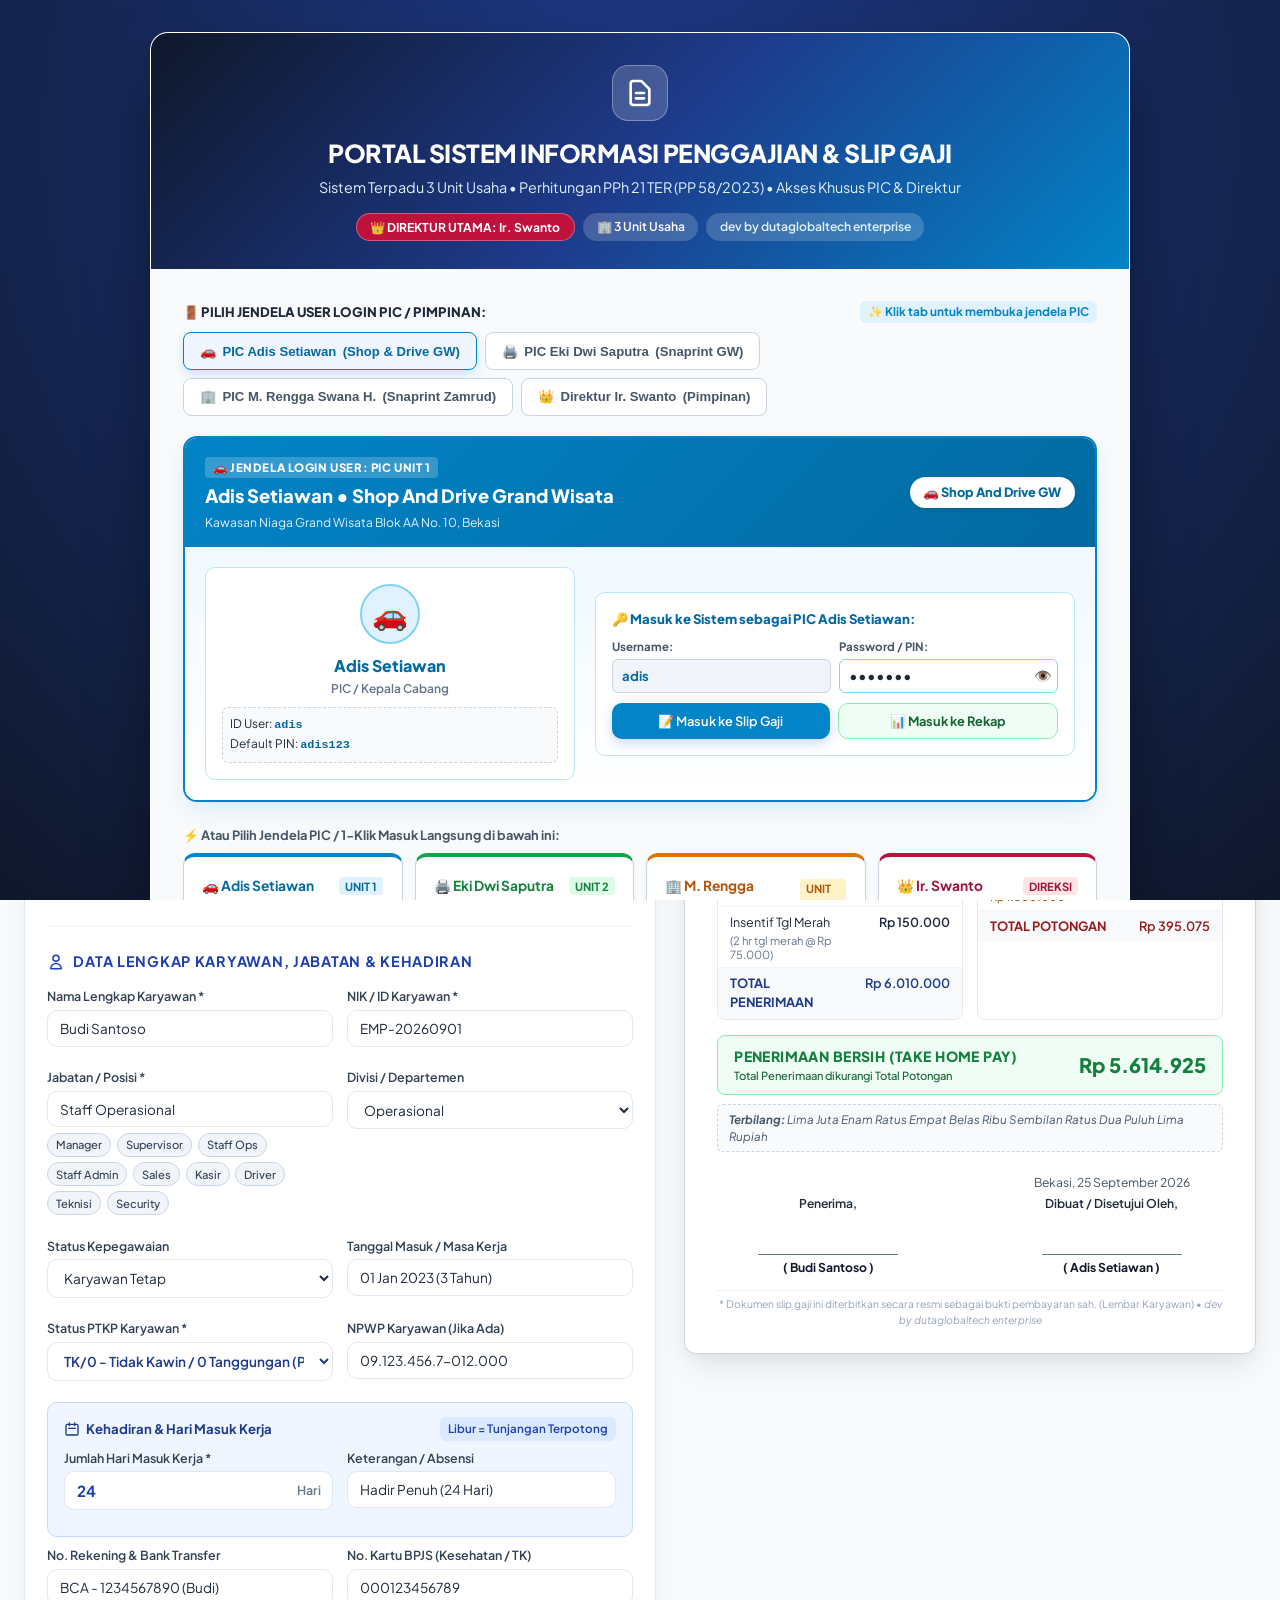
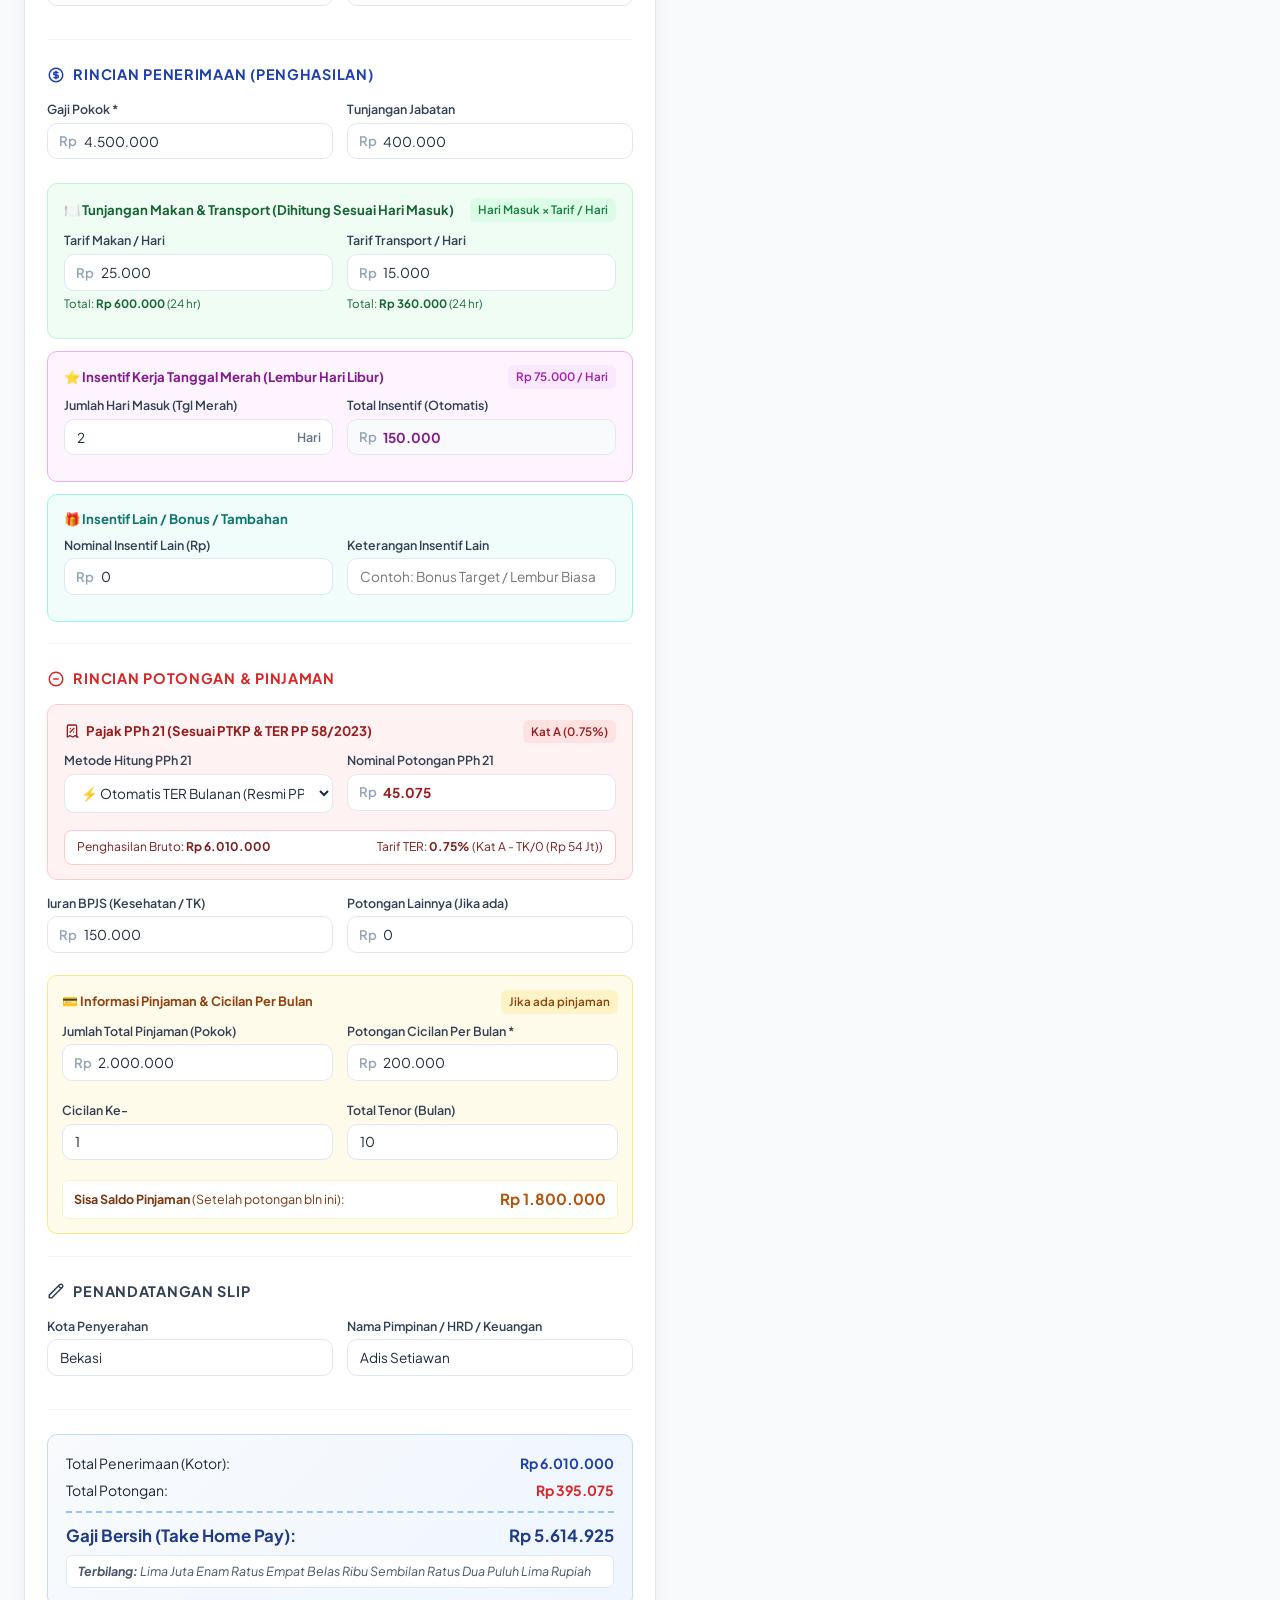
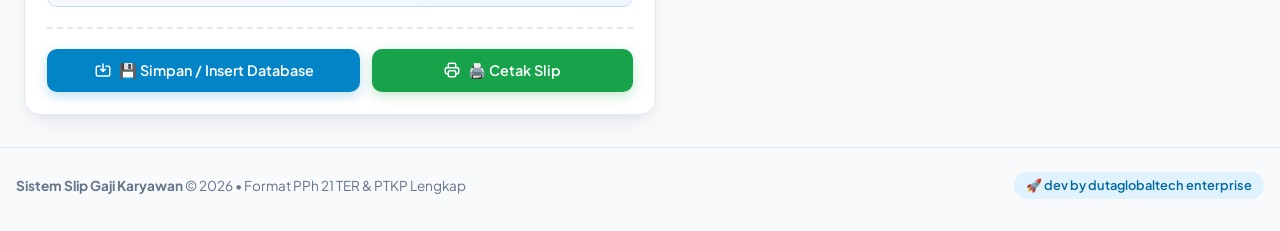
<file: index.html>
﻿<!-- dev by dutaglobaltech enterprise -->
<!DOCTYPE html>
<html lang="id">
<head>
  <meta charset="UTF-8">
  <meta name="viewport" content="width=device-width, initial-scale=1.0">
  <meta name="author" content="dutaglobaltech enterprise">
  <title>Aplikasi Slip Gaji Karyawan & Database</title>
  <link rel="preconnect" href="https://fonts.googleapis.com">
  <link rel="preconnect" href="https://fonts.gstatic.com" crossorigin>
  <link href="https://fonts.googleapis.com/css2?family=Plus+Jakarta+Sans:wght@400;500;600;700;800&family=Inter:wght@400;500;600;700&display=swap" rel="stylesheet">
  <link rel="stylesheet" href="css/slip.css">
  
  <style id="dynamicPrintPageStyle">
    @media print {
      @page {
        size: A4 portrait;
        margin: 8mm 10mm;
      }
    }
  </style>
</head>
<body class="mode-a4 print-a4 orient-portrait">

  <!-- ========================================================================= -->
  <!-- HALAMAN MUKA / PORTAL LOGIN 3 UNIT USAHA (SEBELUM MASUK SISTEM)           -->
  <!-- ========================================================================= -->
  <!-- ========================================================================= -->
  <!-- HALAMAN MUKA / PORTAL LOGIN 3 UNIT USAHA (SEBELUM MASUK SISTEM)           -->
  <!-- ========================================================================= -->
  <div id="frontLoginGate" class="front-gate-overlay no-print" style="display: flex;">
    <div class="front-gate-container">
      
      <!-- Kop / Header Halaman Muka -->
      <div class="front-gate-header">
        <div style="display: inline-flex; align-items: center; justify-content: center; width: 56px; height: 56px; background: rgba(255,255,255,0.18); border-radius: 16px; margin-bottom: 0.85rem; border: 1.5px solid rgba(255,255,255,0.3);">
          <svg width="32" height="32" fill="none" viewBox="0 0 24 24" stroke="currentColor">
            <path stroke-linecap="round" stroke-linejoin="round" stroke-width="2" d="M9 12h6m-6 4h6m2 5H7a2 2 0 01-2-2V5a2 2 0 012-2h5.586a1 1 0 01.707.293l5.414 5.414a1 1 0 01.293.707V19a2 2 0 01-2 2z" />
          </svg>
        </div>
        <h1 style="font-size: 1.55rem; font-weight: 800; letter-spacing: -0.02em; margin-bottom: 0.35rem;">
          PORTAL SISTEM INFORMASI PENGGAJIAN &amp; SLIP GAJI
        </h1>
        <p style="font-size: 0.9rem; color: #e0f2fe; max-width: 700px; margin: 0 auto 0.85rem;">
          Sistem Terpadu 3 Unit Usaha &bull; Perhitungan PPh 21 TER (PP 58/2023) &bull; Akses Khusus PIC &amp; Direktur
        </p>
        <div style="display: flex; justify-content: center; gap: 0.5rem; flex-wrap: wrap;">
          <span style="background: #be123c; color: white; padding: 0.25rem 0.85rem; border-radius: 20px; font-size: 0.76rem; font-weight: 700; border: 1px solid rgba(255,255,255,0.3);">
            👑 DIREKTUR UTAMA: Ir. Swanto
          </span>
          <span style="background: rgba(255,255,255,0.18); color: white; padding: 0.25rem 0.85rem; border-radius: 20px; font-size: 0.76rem; font-weight: 600;">
            🏢 3 Unit Usaha
          </span>
          <span style="background: rgba(255,255,255,0.18); color: #e0f2fe; padding: 0.25rem 0.85rem; border-radius: 20px; font-size: 0.76rem; font-weight: 600;">
            dev by dutaglobaltech enterprise
          </span>
        </div>
      </div>

      <!-- Body Halaman Muka: Jendela Login Masing-Masing PIC -->
      <div class="front-gate-body">
        
        <!-- Tab Selector: Jendela Login PIC -->
        <div style="margin-bottom: 1.25rem;">
          <div style="font-size: 0.82rem; font-weight: 800; color: #1e293b; margin-bottom: 0.6rem; display: flex; justify-content: space-between; align-items: center; flex-wrap: wrap; gap: 0.4rem;">
            <span>🚪 PILIH JENDELA USER LOGIN PIC / PIMPINAN:</span>
            <span style="font-size: 0.74rem; color: #0284c7; background: #e0f2fe; padding: 2px 8px; border-radius: 6px; font-weight: 700;">
              ✨ Klik tab untuk membuka jendela PIC
            </span>
          </div>
          <div style="display: flex; gap: 0.5rem; flex-wrap: wrap;">
            <button type="button" class="pic-tab-btn active-tab-adis" id="picTabBtn_adis" onclick="selectPicLoginTab('adis')">
              <span>🚗</span> <strong>PIC Adis Setiawan</strong> (Shop &amp; Drive GW)
            </button>
            <button type="button" class="pic-tab-btn" id="picTabBtn_eki" onclick="selectPicLoginTab('eki')">
              <span>🖨️</span> <strong>PIC Eki Dwi Saputra</strong> (Snaprint GW)
            </button>
            <button type="button" class="pic-tab-btn" id="picTabBtn_rengga" onclick="selectPicLoginTab('rengga')">
              <span>🏢</span> <strong>PIC M. Rengga Swana H.</strong> (Snaprint Zamrud)
            </button>
            <button type="button" class="pic-tab-btn" id="picTabBtn_direktur" onclick="selectPicLoginTab('direktur')">
              <span>👑</span> <strong>Direktur Ir. Swanto</strong> (Pimpinan)
            </button>
          </div>
        </div>

        <!-- ============================================================= -->
        <!-- 4 JENDELA LOGIN KHUSUS MASING-MASING PIC                      -->
        <!-- ============================================================= -->

        <!-- JENDELA 1: PIC ADIS SETIAWAN (Shop And Drive GW) -->
        <div id="picWindow_adis" class="pic-window active" style="background: white; border: 2px solid #0284c7; border-radius: 14px; overflow: hidden; box-shadow: 0 10px 25px -5px rgba(2, 132, 199, 0.15); margin-bottom: 1.5rem;">
          <div style="background: linear-gradient(135deg, #0284c7 0%, #0369a1 100%); color: white; padding: 1rem 1.25rem; display: flex; justify-content: space-between; align-items: center; flex-wrap: wrap; gap: 0.5rem;">
            <div>
              <div style="font-size: 0.72rem; font-weight: 800; text-transform: uppercase; letter-spacing: 0.05em; background: rgba(255,255,255,0.2); display: inline-block; padding: 2px 8px; border-radius: 4px; margin-bottom: 0.25rem;">
                🚗 JENDELA LOGIN USER: PIC UNIT 1
              </div>
              <h3 style="font-size: 1.15rem; font-weight: 800; margin: 0;">Adis Setiawan &bull; Shop And Drive Grand Wisata</h3>
              <p style="font-size: 0.76rem; color: #e0f2fe; margin: 0.2rem 0 0;">Kawasan Niaga Grand Wisata Blok AA No. 10, Bekasi</p>
            </div>
            <span style="background: white; color: #0369a1; font-weight: 800; font-size: 0.8rem; padding: 0.35rem 0.85rem; border-radius: 20px; box-shadow: 0 2px 5px rgba(0,0,0,0.1);">
              🚗 Shop And Drive GW
            </span>
          </div>

          <div style="padding: 1.25rem; background: linear-gradient(to bottom, #f0f9ff 0%, #ffffff 100%);">
            <div style="display: grid; grid-template-columns: 1fr 1.3fr; gap: 1.25rem; align-items: center;">
              
              <!-- Profil PIC -->
              <div style="background: white; border: 1.5px solid #bae6fd; border-radius: 10px; padding: 1rem; text-align: center;">
                <div style="width: 60px; height: 60px; background: #e0f2fe; border-radius: 50%; display: flex; align-items: center; justify-content: center; font-size: 1.8rem; margin: 0 auto 0.6rem; border: 2px solid #7dd3fc;">
                  🚗
                </div>
                <h4 style="color: #0369a1; font-weight: 800; font-size: 1rem; margin-bottom: 2px;">Adis Setiawan</h4>
                <div style="font-size: 0.75rem; color: #64748b; font-weight: 600; margin-bottom: 0.6rem;">PIC / Kepala Cabang</div>
                <div style="background: #f8fafc; border: 1px dashed #cbd5e1; border-radius: 6px; padding: 0.45rem; font-size: 0.74rem; text-align: left;">
                  <div>ID User: <code style="font-weight:700; color:#0369a1;">adis</code></div>
                  <div>Default PIN: <code style="font-weight:700; color:#0369a1;">adis123</code></div>
                </div>
              </div>

              <!-- Form Login Khusus Adis -->
              <div style="background: white; border: 1.5px solid #bae6fd; border-radius: 10px; padding: 1rem;">
                <div style="font-size: 0.82rem; font-weight: 800; color: #0369a1; margin-bottom: 0.6rem;">
                  🔑 Masuk ke Sistem sebagai PIC Adis Setiawan:
                </div>
                <div style="display: grid; grid-template-columns: 1fr 1fr; gap: 0.5rem; margin-bottom: 0.65rem;">
                  <div>
                    <label style="font-size: 0.72rem; font-weight: 700; color: #475569;">Username:</label>
                    <input type="text" id="frontUser_adis" value="adis" readonly style="width: 100%; padding: 0.45rem 0.6rem; border: 1.5px solid #cbd5e1; border-radius: 6px; font-size: 0.82rem; background: #f1f5f9; font-weight: 700; color: #0369a1;">
                  </div>
                  <div>
                    <label style="font-size: 0.72rem; font-weight: 700; color: #475569;">Password / PIN:</label>
                    <div style="position: relative;">
                      <input type="password" id="frontPass_adis" value="adis123" style="width: 100%; padding: 0.45rem 2rem 0.45rem 0.6rem; border: 1.5px solid #7dd3fc; border-radius: 6px; font-size: 0.82rem; font-weight: 700;" onkeyup="if(event.key==='Enter') loginAsPic('adis', 'slip')">
                      <button type="button" onclick="togglePassVisibility('frontPass_adis', this)" style="position: absolute; right: 6px; top: 50%; transform: translateY(-50%); background: none; border: none; cursor: pointer; font-size: 0.9rem; padding: 0; color: #64748b;" title="Lihat/Sembunyikan Password">👁️</button>
                    </div>
                  </div>
                </div>

                <div style="display: flex; gap: 0.5rem; flex-wrap: wrap;">
                  <button type="button" class="btn btn-primary" onclick="loginAsPic('adis', 'slip')" style="flex: 1; justify-content: center; background: #0284c7; font-size: 0.8rem; padding: 0.55rem;">
                    📝 Masuk ke Slip Gaji
                  </button>
                  <button type="button" class="btn btn-outline-white" onclick="loginAsPic('adis', 'rekap')" style="flex: 1; justify-content: center; background: #f0fdf4; color: #166534; border: 1.5px solid #86efac; font-size: 0.8rem; padding: 0.55rem; font-weight: 700;">
                    📊 Masuk ke Rekap
                  </button>
                </div>
              </div>

            </div>
          </div>
        </div>

        <!-- JENDELA 2: PIC EKI DWI SAPUTRA (Snaprint GW) -->
        <div id="picWindow_eki" class="pic-window" style="background: white; border: 2px solid #16a34a; border-radius: 14px; overflow: hidden; box-shadow: 0 10px 25px -5px rgba(22, 163, 74, 0.15); margin-bottom: 1.5rem;">
          <div style="background: linear-gradient(135deg, #16a34a 0%, #15803d 100%); color: white; padding: 1rem 1.25rem; display: flex; justify-content: space-between; align-items: center; flex-wrap: wrap; gap: 0.5rem;">
            <div>
              <div style="font-size: 0.72rem; font-weight: 800; text-transform: uppercase; letter-spacing: 0.05em; background: rgba(255,255,255,0.2); display: inline-block; padding: 2px 8px; border-radius: 4px; margin-bottom: 0.25rem;">
                🖨️ JENDELA LOGIN USER: PIC UNIT 2
              </div>
              <h3 style="font-size: 1.15rem; font-weight: 800; margin: 0;">Eki Dwi Saputra &bull; Snaprint Grand Wisata</h3>
              <p style="font-size: 0.76rem; color: #dcfce7; margin: 0.2rem 0 0;">Ruko Grand Wisata Blok AA No. 12, Bekasi</p>
            </div>
            <span style="background: white; color: #15803d; font-weight: 800; font-size: 0.8rem; padding: 0.35rem 0.85rem; border-radius: 20px; box-shadow: 0 2px 5px rgba(0,0,0,0.1);">
              🖨️ Snaprint GW
            </span>
          </div>

          <div style="padding: 1.25rem; background: linear-gradient(to bottom, #f0fdf4 0%, #ffffff 100%);">
            <div style="display: grid; grid-template-columns: 1fr 1.3fr; gap: 1.25rem; align-items: center;">
              
              <!-- Profil PIC -->
              <div style="background: white; border: 1.5px solid #bbf7d0; border-radius: 10px; padding: 1rem; text-align: center;">
                <div style="width: 60px; height: 60px; background: #dcfce7; border-radius: 50%; display: flex; align-items: center; justify-content: center; font-size: 1.8rem; margin: 0 auto 0.6rem; border: 2px solid #86efac;">
                  🖨️
                </div>
                <h4 style="color: #15803d; font-weight: 800; font-size: 1rem; margin-bottom: 2px;">Eki Dwi Saputra</h4>
                <div style="font-size: 0.75rem; color: #64748b; font-weight: 600; margin-bottom: 0.6rem;">PIC / Unit Manager Percetakan GW</div>
                <div style="background: #f8fafc; border: 1px dashed #cbd5e1; border-radius: 6px; padding: 0.45rem; font-size: 0.74rem; text-align: left;">
                  <div>ID User: <code style="font-weight:700; color:#15803d;">eki</code></div>
                  <div>Default PIN: <code style="font-weight:700; color:#15803d;">eki123</code></div>
                </div>
              </div>

              <!-- Form Login Khusus Eki -->
              <div style="background: white; border: 1.5px solid #bbf7d0; border-radius: 10px; padding: 1rem;">
                <div style="font-size: 0.82rem; font-weight: 800; color: #15803d; margin-bottom: 0.6rem;">
                  🔑 Masuk ke Sistem sebagai PIC Eki Dwi Saputra:
                </div>
                <div style="display: grid; grid-template-columns: 1fr 1fr; gap: 0.5rem; margin-bottom: 0.65rem;">
                  <div>
                    <label style="font-size: 0.72rem; font-weight: 700; color: #475569;">Username:</label>
                    <input type="text" id="frontUser_eki" value="eki" readonly style="width: 100%; padding: 0.45rem 0.6rem; border: 1.5px solid #cbd5e1; border-radius: 6px; font-size: 0.82rem; background: #f1f5f9; font-weight: 700; color: #15803d;">
                  </div>
                  <div>
                    <label style="font-size: 0.72rem; font-weight: 700; color: #475569;">Password / PIN:</label>
                    <div style="position: relative;">
                      <input type="password" id="frontPass_eki" value="eki123" style="width: 100%; padding: 0.45rem 2rem 0.45rem 0.6rem; border: 1.5px solid #86efac; border-radius: 6px; font-size: 0.82rem; font-weight: 700;" onkeyup="if(event.key==='Enter') loginAsPic('eki', 'slip')">
                      <button type="button" onclick="togglePassVisibility('frontPass_eki', this)" style="position: absolute; right: 6px; top: 50%; transform: translateY(-50%); background: none; border: none; cursor: pointer; font-size: 0.9rem; padding: 0; color: #64748b;" title="Lihat/Sembunyikan Password">👁️</button>
                    </div>
                  </div>
                </div>

                <div style="display: flex; gap: 0.5rem; flex-wrap: wrap;">
                  <button type="button" class="btn btn-success" onclick="loginAsPic('eki', 'slip')" style="flex: 1; justify-content: center; font-size: 0.8rem; padding: 0.55rem;">
                    📝 Masuk ke Slip Gaji
                  </button>
                  <button type="button" class="btn btn-outline-white" onclick="loginAsPic('eki', 'rekap')" style="flex: 1; justify-content: center; background: #f0fdf4; color: #166534; border: 1.5px solid #86efac; font-size: 0.8rem; padding: 0.55rem; font-weight: 700;">
                    📊 Masuk ke Rekap
                  </button>
                </div>
              </div>

            </div>
          </div>
        </div>

        <!-- JENDELA 3: PIC M. RENGGA SWANA H. (Snaprint Zamrud) -->
        <div id="picWindow_rengga" class="pic-window" style="background: white; border: 2px solid #d97706; border-radius: 14px; overflow: hidden; box-shadow: 0 10px 25px -5px rgba(217, 119, 6, 0.15); margin-bottom: 1.5rem;">
          <div style="background: linear-gradient(135deg, #d97706 0%, #b45309 100%); color: white; padding: 1rem 1.25rem; display: flex; justify-content: space-between; align-items: center; flex-wrap: wrap; gap: 0.5rem;">
            <div>
              <div style="font-size: 0.72rem; font-weight: 800; text-transform: uppercase; letter-spacing: 0.05em; background: rgba(255,255,255,0.2); display: inline-block; padding: 2px 8px; border-radius: 4px; margin-bottom: 0.25rem;">
                🏢 JENDELA LOGIN USER: PIC UNIT 3
              </div>
              <h3 style="font-size: 1.15rem; font-weight: 800; margin: 0;">M. Rengga Swana Herlambang &bull; Snaprint Zamrud</h3>
              <p style="font-size: 0.76rem; color: #fef3c7; margin: 0.2rem 0 0;">Dukuh Zamrud Blok M No. 12, Mustikajaya, Kota Bekasi</p>
            </div>
            <span style="background: white; color: #b45309; font-weight: 800; font-size: 0.8rem; padding: 0.35rem 0.85rem; border-radius: 20px; box-shadow: 0 2px 5px rgba(0,0,0,0.1);">
              🏢 Snaprint Zamrud
            </span>
          </div>

          <div style="padding: 1.25rem; background: linear-gradient(to bottom, #fffbeb 0%, #ffffff 100%);">
            <div style="display: grid; grid-template-columns: 1fr 1.3fr; gap: 1.25rem; align-items: center;">
              
              <!-- Profil PIC -->
              <div style="background: white; border: 1.5px solid #fde68a; border-radius: 10px; padding: 1rem; text-align: center;">
                <div style="width: 60px; height: 60px; background: #fef3c7; border-radius: 50%; display: flex; align-items: center; justify-content: center; font-size: 1.8rem; margin: 0 auto 0.6rem; border: 2px solid #fcd34d;">
                  🏢
                </div>
                <h4 style="color: #b45309; font-weight: 800; font-size: 0.95rem; margin-bottom: 2px;">M. Rengga Swana H.</h4>
                <div style="font-size: 0.75rem; color: #64748b; font-weight: 600; margin-bottom: 0.6rem;">PIC / Unit Manager Percetakan Zamrud</div>
                <div style="background: #f8fafc; border: 1px dashed #cbd5e1; border-radius: 6px; padding: 0.45rem; font-size: 0.74rem; text-align: left;">
                  <div>ID User: <code style="font-weight:700; color:#b45309;">rengga</code></div>
                  <div>Default PIN: <code style="font-weight:700; color:#b45309;">rengga123</code></div>
                </div>
              </div>

              <!-- Form Login Khusus Rengga -->
              <div style="background: white; border: 1.5px solid #fde68a; border-radius: 10px; padding: 1rem;">
                <div style="font-size: 0.82rem; font-weight: 800; color: #b45309; margin-bottom: 0.6rem;">
                  🔑 Masuk ke Sistem sebagai PIC M. Rengga:
                </div>
                <div style="display: grid; grid-template-columns: 1fr 1fr; gap: 0.5rem; margin-bottom: 0.65rem;">
                  <div>
                    <label style="font-size: 0.72rem; font-weight: 700; color: #475569;">Username:</label>
                    <input type="text" id="frontUser_rengga" value="rengga" readonly style="width: 100%; padding: 0.45rem 0.6rem; border: 1.5px solid #cbd5e1; border-radius: 6px; font-size: 0.82rem; background: #f1f5f9; font-weight: 700; color: #b45309;">
                  </div>
                  <div>
                    <label style="font-size: 0.72rem; font-weight: 700; color: #475569;">Password / PIN:</label>
                    <div style="position: relative;">
                      <input type="password" id="frontPass_rengga" value="rengga123" style="width: 100%; padding: 0.45rem 2rem 0.45rem 0.6rem; border: 1.5px solid #fcd34d; border-radius: 6px; font-size: 0.82rem; font-weight: 700;" onkeyup="if(event.key==='Enter') loginAsPic('rengga', 'slip')">
                      <button type="button" onclick="togglePassVisibility('frontPass_rengga', this)" style="position: absolute; right: 6px; top: 50%; transform: translateY(-50%); background: none; border: none; cursor: pointer; font-size: 0.9rem; padding: 0; color: #64748b;" title="Lihat/Sembunyikan Password">👁️</button>
                    </div>
                  </div>
                </div>

                <div style="display: flex; gap: 0.5rem; flex-wrap: wrap;">
                  <button type="button" class="btn btn-amber" onclick="loginAsPic('rengga', 'slip')" style="flex: 1; justify-content: center; font-size: 0.8rem; padding: 0.55rem;">
                    📝 Masuk ke Slip Gaji
                  </button>
                  <button type="button" class="btn btn-outline-white" onclick="loginAsPic('rengga', 'rekap')" style="flex: 1; justify-content: center; background: #fffbeb; color: #b45309; border: 1.5px solid #fde68a; font-size: 0.8rem; padding: 0.55rem; font-weight: 700;">
                    📊 Masuk ke Rekap
                  </button>
                </div>
              </div>

            </div>
          </div>
        </div>

        <!-- JENDELA 4: DIREKTUR UTAMA (IR. SWANTO) -->
        <div id="picWindow_direktur" class="pic-window" style="background: white; border: 2px solid #be123c; border-radius: 14px; overflow: hidden; box-shadow: 0 10px 25px -5px rgba(190, 18, 60, 0.15); margin-bottom: 1.5rem;">
          <div style="background: linear-gradient(135deg, #be123c 0%, #881337 100%); color: white; padding: 1rem 1.25rem; display: flex; justify-content: space-between; align-items: center; flex-wrap: wrap; gap: 0.5rem;">
            <div>
              <div style="font-size: 0.72rem; font-weight: 800; text-transform: uppercase; letter-spacing: 0.05em; background: rgba(255,255,255,0.2); display: inline-block; padding: 2px 8px; border-radius: 4px; margin-bottom: 0.25rem;">
                👑 JENDELA LOGIN USER: DIREKTUR UTAMA
              </div>
              <h3 style="font-size: 1.15rem; font-weight: 800; margin: 0;">Ir. Swanto &bull; Direktur Utama</h3>
              <p style="font-size: 0.76rem; color: #ffe4e6; margin: 0.2rem 0 0;">Otorisasi Penggajian Penuh 3 Unit Usaha &amp; Pengaturan Sistem</p>
            </div>
            <span style="background: white; color: #9f1239; font-weight: 800; font-size: 0.8rem; padding: 0.35rem 0.85rem; border-radius: 20px; box-shadow: 0 2px 5px rgba(0,0,0,0.1);">
              👑 Direktur Utama
            </span>
          </div>

          <div style="padding: 1.25rem; background: linear-gradient(to bottom, #fff1f2 0%, #ffffff 100%);">
            <div style="display: grid; grid-template-columns: 1fr 1.3fr; gap: 1.25rem; align-items: center;">
              
              <!-- Profil Direktur -->
              <div style="background: white; border: 1.5px solid #fecdd3; border-radius: 10px; padding: 1rem; text-align: center;">
                <div style="width: 60px; height: 60px; background: #ffe4e6; border-radius: 50%; display: flex; align-items: center; justify-content: center; font-size: 1.8rem; margin: 0 auto 0.6rem; border: 2px solid #fda4af;">
                  👑
                </div>
                <h4 style="color: #9f1239; font-weight: 800; font-size: 1rem; margin-bottom: 2px;">Ir. Swanto</h4>
                <div style="font-size: 0.75rem; color: #64748b; font-weight: 600; margin-bottom: 0.6rem;">Direktur Utama / Owner</div>
                <div style="background: #f8fafc; border: 1px dashed #cbd5e1; border-radius: 6px; padding: 0.45rem; font-size: 0.74rem; text-align: left;">
                  <div>ID User: <code style="font-weight:700; color:#9f1239;">direktur</code> / <code style="font-weight:700; color:#9f1239;">swanto</code></div>
                  <div>Password: <code style="font-weight:700; color:#9f1239;">swanto123</code></div>
                  <div style="color: #881337; font-size: 0.7rem; font-weight: 700; margin-top: 3px;">✓ Akses Pengaturan &amp; 3 Unit</div>
                </div>
              </div>

              <!-- Form Login Khusus Direktur -->
              <div style="background: white; border: 1.5px solid #fecdd3; border-radius: 10px; padding: 1rem;">
                <div style="font-size: 0.82rem; font-weight: 800; color: #9f1239; margin-bottom: 0.6rem;">
                  🔑 Masuk ke Sistem sebagai Direktur Utama:
                </div>
                <div style="display: grid; grid-template-columns: 1fr 1fr; gap: 0.5rem; margin-bottom: 0.65rem;">
                  <div>
                    <label style="font-size: 0.72rem; font-weight: 700; color: #475569;">Username:</label>
                    <input type="text" id="frontUser_direktur" value="direktur" readonly style="width: 100%; padding: 0.45rem 0.6rem; border: 1.5px solid #cbd5e1; border-radius: 6px; font-size: 0.82rem; background: #f1f5f9; font-weight: 700; color: #9f1239;">
                  </div>
                  <div>
                    <label style="font-size: 0.72rem; font-weight: 700; color: #475569;">Password / PIN:</label>
                    <div style="position: relative;">
                      <input type="password" id="frontPass_direktur" value="swanto123" style="width: 100%; padding: 0.45rem 2rem 0.45rem 0.6rem; border: 1.5px solid #fda4af; border-radius: 6px; font-size: 0.82rem; font-weight: 700;" onkeyup="if(event.key==='Enter') loginAsPic('direktur', 'slip')">
                      <button type="button" onclick="togglePassVisibility('frontPass_direktur', this)" style="position: absolute; right: 6px; top: 50%; transform: translateY(-50%); background: none; border: none; cursor: pointer; font-size: 0.9rem; padding: 0; color: #64748b;" title="Lihat/Sembunyikan Password">👁️</button>
                    </div>
                  </div>
                </div>

                <div style="display: flex; gap: 0.5rem; flex-wrap: wrap;">
                  <button type="button" class="btn btn-primary" onclick="loginAsPic('direktur', 'slip')" style="flex: 1; justify-content: center; background: #be123c; font-size: 0.8rem; padding: 0.55rem;">
                    📝 Slip Semua Unit
                  </button>
                  <button type="button" class="btn btn-outline-white" onclick="loginAsPic('direktur', 'rekap')" style="flex: 1; justify-content: center; background: #059669; color: white; font-size: 0.8rem; padding: 0.55rem; font-weight: 700;">
                    📊 Rekap 3 Unit
                  </button>
                </div>
              </div>

            </div>
          </div>
        </div>

        <!-- 4 Grid Kartu Akun Lengkap untuk Navigasi Cepat -->
        <div style="margin-bottom: 1.25rem;">
          <div style="font-size: 0.8rem; font-weight: 700; color: #475569; margin-bottom: 0.5rem;">
            ⚡ Atau Pilih Jendela PIC / 1-Klik Masuk Langsung di bawah ini:
          </div>
          <div style="display: grid; grid-template-columns: repeat(auto-fit, minmax(210px, 1fr)); gap: 0.75rem;">
            
            <div class="user-credential-card" onclick="selectPicLoginTab('adis')" style="border-top: 4px solid #0284c7; cursor: pointer;">
              <div style="display: flex; justify-content: space-between; align-items: center;">
                <strong style="color: #0369a1; font-size: 0.86rem;">🚗 Adis Setiawan</strong>
                <span style="font-size: 0.7rem; background: #e0f2fe; color: #0369a1; padding: 1px 6px; border-radius: 4px; font-weight: 700;">UNIT 1</span>
              </div>
              <div style="font-size: 0.73rem; color: #64748b;">Shop And Drive GW</div>
              <button type="button" class="btn btn-primary" onclick="event.stopPropagation(); quickLoginAndEnter('adis', 'adis123', 'slip')" style="width: 100%; justify-content: center; background: #0284c7; font-size: 0.78rem; padding: 0.45rem;">
                🚀 1-Klik Masuk
              </button>
            </div>

            <div class="user-credential-card" onclick="selectPicLoginTab('eki')" style="border-top: 4px solid #16a34a; cursor: pointer;">
              <div style="display: flex; justify-content: space-between; align-items: center;">
                <strong style="color: #15803d; font-size: 0.86rem;">🖨️ Eki Dwi Saputra</strong>
                <span style="font-size: 0.7rem; background: #dcfce7; color: #15803d; padding: 1px 6px; border-radius: 4px; font-weight: 700;">UNIT 2</span>
              </div>
              <div style="font-size: 0.73rem; color: #64748b;">Snaprint GW</div>
              <button type="button" class="btn btn-success" onclick="event.stopPropagation(); quickLoginAndEnter('eki', 'eki123', 'slip')" style="width: 100%; justify-content: center; font-size: 0.78rem; padding: 0.45rem;">
                🚀 1-Klik Masuk
              </button>
            </div>

            <div class="user-credential-card" onclick="selectPicLoginTab('rengga')" style="border-top: 4px solid #d97706; cursor: pointer;">
              <div style="display: flex; justify-content: space-between; align-items: center;">
                <strong style="color: #b45309; font-size: 0.86rem;">🏢 M. Rengga Swana</strong>
                <span style="font-size: 0.7rem; background: #fef3c7; color: #b45309; padding: 1px 6px; border-radius: 4px; font-weight: 700;">UNIT 3</span>
              </div>
              <div style="font-size: 0.73rem; color: #64748b;">Snaprint Zamrud</div>
              <button type="button" class="btn btn-amber" onclick="event.stopPropagation(); quickLoginAndEnter('rengga', 'rengga123', 'slip')" style="width: 100%; justify-content: center; font-size: 0.78rem; padding: 0.45rem;">
                🚀 1-Klik Masuk
              </button>
            </div>

            <div class="user-credential-card" onclick="selectPicLoginTab('direktur')" style="border-top: 4px solid #be123c; cursor: pointer;">
              <div style="display: flex; justify-content: space-between; align-items: center;">
                <strong style="color: #9f1239; font-size: 0.86rem;">👑 Ir. Swanto</strong>
                <span style="font-size: 0.7rem; background: #ffe4e6; color: #9f1239; padding: 1px 6px; border-radius: 4px; font-weight: 700;">DIREKSI</span>
              </div>
              <div style="font-size: 0.73rem; color: #64748b;">Direktur Utama</div>
              <button type="button" class="btn btn-primary" onclick="event.stopPropagation(); quickLoginAndEnter('direktur', 'swanto123', 'slip')" style="width: 100%; justify-content: center; background: #be123c; font-size: 0.78rem; padding: 0.45rem;">
                🚀 1-Klik Masuk
              </button>
            </div>

          </div>
        </div>

        <!-- Footer / Bypass Bar -->
        <div style="background: white; border: 1.5px solid #e2e8f0; border-radius: 12px; padding: 0.9rem 1.25rem; display: flex; justify-content: space-between; align-items: center; flex-wrap: wrap; gap: 0.75rem;">
          <div style="font-size: 0.76rem; color: #64748b;">
            🔒 <strong>Keamanan:</strong> Seluruh Pengaturan Sistem hanya boleh dilihat &amp; diubah oleh <strong>Direktur (Ir. Swanto)</strong>.
          </div>
          <button type="button" class="btn btn-outline-white" onclick="closeFrontGate()" style="background: #f1f5f9; color: #334155; border: 1px solid #cbd5e1; font-size: 0.78rem; padding: 0.45rem 1rem;">
            ➡️ Lanjut ke Aplikasi
          </button>
        </div>

      </div>
    </div>
  </div>

      </div>

      <!-- Footer Halaman Muka -->
      <div style="background: #0f172a; color: #94a3b8; padding: 0.75rem 2rem; font-size: 0.72rem; display: flex; justify-content: space-between; align-items: center; flex-wrap: wrap; gap: 0.5rem;">
        <span>Sistem Penggajian &amp; Rekapitulasi 3 Unit Usaha &bull; Direktur: Ir. Swanto</span>
        <span>dev by dutaglobaltech enterprise</span>
      </div>

    </div>
  </div>

  <!-- App Header Bar -->
  <header class="app-header">
    <div class="app-header-inner">
      <div class="brand-title">
        <svg fill="none" viewBox="0 0 24 24" stroke="currentColor">
          <path stroke-linecap="round" stroke-linejoin="round" stroke-width="2" d="M9 12h6m-6 4h6m2 5H7a2 2 0 01-2-2V5a2 2 0 012-2h5.586a1 1 0 01.707.293l5.414 5.414a1 1 0 01.293.707V19a2 2 0 01-2 2z" />
        </svg>
        <div>
          <div style="display: flex; align-items: center; gap: 0.5rem; flex-wrap: wrap;">
            <h1 style="margin: 0;">Sistem Slip Gaji Karyawan</h1>
            <span id="activeUnitBadge" style="background: rgba(255,255,255,0.25); border: 1px solid rgba(255,255,255,0.4); padding: 2px 10px; border-radius: 20px; font-size: 0.76rem; font-weight: 700; color: #fff; letter-spacing: 0.02em;">
              🚗 Shop And Drive GW
            </span>
          </div>
          <p>
            3 Unit Usaha &bull; Direktur: <strong>Ir. Swanto</strong> &bull; 
            <span style="background: rgba(255,255,255,0.18); padding: 2px 8px; border-radius: 4px; font-weight: 600; color: #e0f2fe; font-size: 0.74rem;">dev by dutaglobaltech enterprise</span>
          </p>
        </div>
      </div>
      <div class="header-actions">
        <!-- User Session Indicator & Switcher Button (Kembali ke Halaman Muka) -->
        <button class="btn btn-outline-white" onclick="openFrontGate()" style="background: rgba(15, 23, 42, 0.4); border: 1.5px solid rgba(255,255,255,0.35);" title="Klik untuk membuka Halaman Muka / Ganti Akun & Unit Usaha">
          <span style="font-size: 1rem;">👤</span>
          <span style="display: flex; flex-direction: column; text-align: left; line-height: 1.15;">
            <strong id="headerUserName" style="font-size: 0.8rem; color: #fff;">User</strong>
            <span id="headerUserRole" style="font-size: 0.68rem; opacity: 0.85;">PIC / User</span>
          </span>
          <span style="font-size: 0.7rem; background: rgba(255,255,255,0.2); padding: 2px 6px; border-radius: 4px; margin-left: 4px;">Ganti / Login</span>
        </button>

        <!-- Tombol Khusus 1: Reset Form Baru -->
        <button class="btn btn-outline-white" onclick="resetForm()" title="Kosongkan form untuk input data baru">
          <svg width="15" height="15" fill="none" viewBox="0 0 24 24" stroke="currentColor"><path stroke-linecap="round" stroke-linejoin="round" stroke-width="2" d="M4 4v5h.582m15.356 2A8.001 8.001 0 004.582 9m0 0H9m11 11v-5h-.581m0 0a8.003 8.003 0 01-15.357-2m15.357 2H15"/></svg>
          Reset / Baru
        </button>

        <!-- Tombol Khusus 2: Insert Database (Terpisah) -->
        <button class="btn btn-save" onclick="saveToDatabase()" title="Simpan data slip gaji karyawan ini ke database">
          <svg width="16" height="16" fill="none" viewBox="0 0 24 24" stroke="currentColor"><path stroke-linecap="round" stroke-linejoin="round" stroke-width="2" d="M8 7H5a2 2 0 00-2 2v9a2 2 0 002 2h14a2 2 0 002-2V9a2 2 0 00-2-2h-3m-1 4l-3 3m0 0l-3-3m3 3V4"/></svg>
          💾 Simpan ke Database
        </button>

        <!-- Tombol Khusus 3: Lihat Database & Riwayat -->
        <button class="btn btn-database" onclick="openDatabaseModal()" title="Buka data riwayat slip gaji yang telah tersimpan">
          <svg width="16" height="16" fill="none" viewBox="0 0 24 24" stroke="currentColor"><path stroke-linecap="round" stroke-linejoin="round" stroke-width="2" d="M4 7v10c0 2.21 3.582 4 8 4s8-1.79 8-4V7M4 7c0 2.21 3.582 4 8 4s8-1.79 8-4M4 7c0-2.21 3.582-4 8-4s8 1.79 8 4m0 5c0 2.21-3.582 4-8 4s-8-1.79-8-4"/></svg>
          🗄️ Database (<span id="dbBadgeCount">0</span>)
        </button>

        <!-- Tombol Khusus 4: Buka Rekapitulasi Gaji Semua Karyawan -->
        <a href="rekap_gaji.html" class="btn btn-primary" title="Buka Halaman Rekapitulasi Daftar Gaji Semua Karyawan" style="background: #059669;">
          <svg width="16" height="16" fill="none" viewBox="0 0 24 24" stroke="currentColor"><path stroke-linecap="round" stroke-linejoin="round" stroke-width="2" d="M9 17v-2m3 2v-4m3 4v-6m2 10H7a2 2 0 01-2-2V5a2 2 0 012-2h5.586a1 1 0 01.707.293l5.414 5.414a1 1 0 01.293.707V19a2 2 0 01-2 2z"/></svg>
          📊 Rekapitulasi Gaji
        </a>

        <!-- Tombol Khusus 5: Pengaturan Sistem & Tarif Global -->
        <button class="btn btn-outline-white" onclick="openSettingsModal()" title="Pengaturan profil perusahaan, tarif default, & backup (Khusus Direktur)">
          <svg width="16" height="16" fill="none" viewBox="0 0 24 24" stroke="currentColor"><path stroke-linecap="round" stroke-linejoin="round" stroke-width="2" d="M10.325 4.317c.426-1.756 2.924-1.756 3.35 0a1.724 1.724 0 002.573 1.066c1.543-.94 3.31.826 2.37 2.37a1.724 1.724 0 001.065 2.572c1.756.426 1.756 2.924 0 3.35a1.724 1.724 0 00-1.066 2.573c.94 1.543-.826 3.31-2.37 2.37a1.724 1.724 0 00-2.572 1.065c-.426 1.756-2.924 1.756-3.35 0a1.724 1.724 0 00-2.573-1.066c-1.543.94-3.31-.826-2.37-2.37a1.724 1.724 0 00-1.065-2.572c-1.756-.426-1.756-2.924 0-3.35a1.724 1.724 0 001.066-2.573c-.94-1.543.826-3.31 2.37-2.37.996.608 2.296.07 2.572-1.065z"/><path stroke-linecap="round" stroke-linejoin="round" stroke-width="2" d="M15 12a3 3 0 11-6 0 3 3 0 016 0z"/></svg>
          ⚙️ Pengaturan
        </button>

        <!-- Tombol Khusus 6: Cetak / PDF -->
        <button class="btn btn-success" onclick="triggerPrint()" title="Cetak slip atau simpan sebagai PDF">
          <svg width="16" height="16" fill="none" viewBox="0 0 24 24" stroke="currentColor"><path stroke-linecap="round" stroke-linejoin="round" stroke-width="2" d="M17 17h2a2 2 0 002-2v-4a2 2 0 00-2-2H5a2 2 0 00-2 2v4a2 2 0 002 2h2m2 4h6a2 2 0 002-2v-4a2 2 0 00-2-2H9a2 2 0 00-2 2v4a2 2 0 002 2zm8-12V5a2 2 0 00-2-2H9a2 2 0 00-2 2v4h10z"/></svg>
          🖨️ Cetak / PDF
        </button>
      </div>
    </div>
  </header>

  <main class="container">
    <!-- Left Column: Input Form -->
    <div class="card no-print">
      <div class="card-header">
        <h2>
          <svg width="20" height="20" fill="none" viewBox="0 0 24 24" stroke="currentColor"><path stroke-linecap="round" stroke-linejoin="round" stroke-width="2" d="M11 5H6a2 2 0 00-2 2v11a2 2 0 002 2h11a2 2 0 002-2v-5m-1.414-9.414a2 2 0 112.828 2.828L11.828 15H9v-2.828l8.586-8.586z"/></svg>
          Form Input Data Lengkap
        </h2>
        <span style="font-size: 0.8rem; color: var(--gray-500);">Perhitungan Otomatis</span>
      </div>
      <div class="card-body">

        <!-- Banner Mode Koreksi Input (Khusus Akun Direktur) -->
        <div id="editModeBanner" style="display: none; background: linear-gradient(135deg, #fef3c7 0%, #fde68a 100%); border: 1.5px solid #f59e0b; border-radius: 10px; padding: 0.85rem 1.15rem; margin-bottom: 1.25rem; align-items: center; justify-content: space-between; flex-wrap: wrap; gap: 0.6rem; box-shadow: 0 4px 6px -1px rgba(217, 119, 6, 0.15);">
          <div style="display: flex; align-items: center; gap: 0.65rem;">
            <div style="width: 38px; height: 38px; background: #fbbf24; border-radius: 50%; display: flex; align-items: center; justify-content: center; font-size: 1.2rem; border: 1.5px solid #d97706;">
              ✏️
            </div>
            <div>
              <strong style="color: #92400e; font-size: 0.92rem; display: block; letter-spacing: -0.01em;">MODE KOREKSI KESALAHAN INPUT (AKUN DIREKTUR)</strong>
              <div id="editModeDetail" style="font-size: 0.78rem; color: #78350f; font-weight: 600;">Sedang mengoreksi data karyawan: -</div>
            </div>
          </div>
          <div style="display: flex; gap: 0.45rem;">
            <button type="button" class="btn btn-save" onclick="saveToDatabase()" style="padding: 0.4rem 0.85rem; font-size: 0.8rem; background: #d97706; border-color: #b45309;" title="Simpan hasil koreksi langsung ke database">
              💾 Perbarui Data (Update)
            </button>
            <button type="button" class="btn btn-secondary" onclick="exitEditMode()" style="padding: 0.4rem 0.85rem; font-size: 0.8rem;" title="Batalkan mode koreksi dan kembali ke form input baru">
              ✖️ Selesai / Form Baru
            </button>
          </div>
        </div>

        <!-- Pilihan Ukuran Kertas Cetak -->
        <div class="paper-selection-box">
          <div class="paper-box-title">
            <svg width="18" height="18" fill="none" viewBox="0 0 24 24" stroke="currentColor"><path stroke-linecap="round" stroke-linejoin="round" stroke-width="2" d="M7 21h10a2 2 0 002-2V9.414a1 1 0 00-.293-.707l-5.414-5.414A1 1 0 0012.586 3H7a2 2 0 00-2 2v14a2 2 0 002 2z"/></svg>
            Pilihan Ukuran Kertas Cetak / PDF:
          </div>
          <div class="paper-options-grid">
            <div class="paper-btn active" id="btnPaperA4" onclick="setPaperSize('a4')">
              <span class="paper-btn-title">📄 A4 Full Page</span>
              <span class="paper-btn-desc">1 Slip per Halaman</span>
            </div>
            <div class="paper-btn" id="btnPaperA4Half" onclick="setPaperSize('a4-half')">
              <span class="paper-btn-title">📑 A4 Bagi Dua</span>
              <span class="paper-btn-desc">2 Slip (Arsip + Karyawan)</span>
            </div>
            <div class="paper-btn" id="btnPaperA5" onclick="setPaperSize('a5')">
              <span class="paper-btn-title">📋 Kertas A5</span>
              <span class="paper-btn-desc">Setengah A4 Compact</span>
            </div>
            <div class="paper-btn" id="btnPaperF4" onclick="setPaperSize('f4')">
              <span class="paper-btn-title">📑 F4 / Folio</span>
              <span class="paper-btn-desc">HVS Standar Kantor</span>
            </div>
            <div class="paper-btn" id="btnPaperReceipt" onclick="setPaperSize('receipt')">
              <span class="paper-btn-title">🧾 Struk 80mm</span>
              <span class="paper-btn-desc">Printer Thermal Kasir</span>
            </div>
          </div>

          <!-- Orientasi Cetak (Default Portrait) -->
          <div class="orientation-box">
            <div class="orientation-title">
              <svg width="15" height="15" fill="none" viewBox="0 0 24 24" stroke="currentColor"><path stroke-linecap="round" stroke-linejoin="round" stroke-width="2" d="M4 5a1 1 0 011-1h14a1 1 0 011 1v14a1 1 0 01-1 1H5a1 1 0 01-1-1V5z"/></svg>
              Orientasi Cetak:
            </div>
            <div class="orientation-btn-group">
              <button type="button" class="orient-btn active" id="btnOrientPortrait" onclick="setOrientation('portrait')" title="Cetak format Portrait (Tegak)">
                <span>📱</span> <strong>Portrait (Tegak)</strong>
              </button>
              <button type="button" class="orient-btn" id="btnOrientLandscape" onclick="setOrientation('landscape')" title="Cetak format Landscape (Mendatar)">
                <span>💻</span> Landscape (Mendatar)
              </button>
            </div>
          </div>
        </div>
        
        <!-- Section: Data Perusahaan & Unit Usaha -->
        <div class="form-section">
          <div class="section-title">
            <svg width="18" height="18" fill="none" viewBox="0 0 24 24" stroke="currentColor"><path stroke-linecap="round" stroke-linejoin="round" stroke-width="2" d="M19 21V5a2 2 0 00-2-2H7a2 2 0 00-2 2v16m14 0h2m-2 0h-5m-9 0H3m2 0h5M9 7h1m-1 4h1m4-4h1m-1 4h1m-5 10v-5a1 1 0 011-1h2a1 1 0 011 1v5m-4 0h4"/></svg>
            Unit Usaha, Perusahaan &amp; Periode
          </div>

          <!-- Selector Unit Usaha -->
          <div style="background: linear-gradient(135deg, #eff6ff 0%, #f0fdf4 100%); border: 1.5px solid #93c5fd; border-radius: 10px; padding: 0.85rem 1rem; margin-bottom: 0.9rem;">
            <div style="display: flex; justify-content: space-between; align-items: center; margin-bottom: 0.35rem; flex-wrap: wrap; gap: 0.4rem;">
              <label for="selectUnitUsaha" style="font-size: 0.85rem; font-weight: 800; color: #1e3a8a; margin: 0; display: flex; align-items: center; gap: 0.35rem;">
                🏢 PILIH UNIT USAHA:
              </label>
              <span id="labelPicUnit" style="font-size: 0.75rem; font-weight: 700; color: #0369a1; background: #e0f2fe; padding: 2px 8px; border-radius: 6px;">
                PIC: Adis Setiawan
              </span>
            </div>
            <select id="selectUnitUsaha" onchange="onUnitUsahaSelectChange(this.value)" style="width: 100%; font-weight: 700; color: #1e3a8a; font-size: 0.88rem; padding: 0.55rem 0.75rem; border: 1.5px solid #60a5fa; border-radius: 6px; background: white; cursor: pointer;">
              <option value="shop_and_drive_gw">🚗 Shop And Drive Grand Wisata (PIC: Adis Setiawan)</option>
              <option value="snaprint_gw">🖨️ Snaprint Grand Wisata (PIC: Eki Dwi Saputra)</option>
              <option value="snaprint_zamrud">🏢 Snaprint Zamrud (PIC: M. Rengga Swana Herlambang)</option>
            </select>
          </div>

          <div class="grid-2">
            <div class="form-group">
              <label for="companyName">Nama Unit Usaha / Kantor</label>
              <input type="text" id="companyName" value="Shop And Drive Grand Wisata" oninput="updateSlip()">
            </div>
            <div class="form-group">
              <label for="companyAddress">Alamat &amp; Lokasi Unit</label>
              <input type="text" id="companyAddress" value="Kawasan Niaga Grand Wisata Blok AA No. 10, Bekasi" oninput="updateSlip()">
            </div>
          </div>
          <div class="grid-2" style="margin-top: 0.6rem;">
            <div class="form-group">
              <label for="payPeriod">Periode Gaji (Bulan & Tahun)</label>
              <input type="text" id="payPeriod" value="September 2026" oninput="updateSlip()">
            </div>
            <div class="form-group">
              <label for="payDate">Tanggal Pembayaran</label>
              <input type="text" id="payDate" value="25 September 2026" oninput="updateSlip()">
            </div>
          </div>
        </div>

        <!-- Section: Data Lengkap Karyawan & Jabatan & Hari Kerja -->
        <div class="form-section">
          <div class="section-title">
            <svg width="18" height="18" fill="none" viewBox="0 0 24 24" stroke="currentColor"><path stroke-linecap="round" stroke-linejoin="round" stroke-width="2" d="M16 7a4 4 0 11-8 0 4 4 0 018 0zM12 14a7 7 0 00-7 7h14a7 7 0 00-7-7z"/></svg>
            Data Lengkap Karyawan, Jabatan & Kehadiran
          </div>

          <!-- Baris 1: Nama & NIK -->
          <div class="grid-2">
            <div class="form-group">
              <label for="empName">Nama Lengkap Karyawan *</label>
              <input type="text" id="empName" value="Budi Santoso" oninput="updateSlip()" placeholder="Contoh: Budi Santoso">
            </div>
            <div class="form-group">
              <label for="empId">NIK / ID Karyawan *</label>
              <input type="text" id="empId" value="EMP-20260901" oninput="updateSlip()" placeholder="Contoh: EMP-001 / NIK KTP">
            </div>
          </div>

          <!-- Baris 2: Jabatan & Divisi -->
          <div class="grid-2" style="margin-top: 0.6rem;">
            <div class="form-group">
              <label for="empJabatan">Jabatan / Posisi *</label>
              <input type="text" id="empJabatan" value="Staff Operasional" oninput="updateSlip()" placeholder="Pilih atau ketik jabatan...">
              <div class="quick-tags">
                <span class="tag-btn" onclick="setJabatan('Manager Operasional', 'Operasional')">Manager</span>
                <span class="tag-btn" onclick="setJabatan('Supervisor', 'Operasional')">Supervisor</span>
                <span class="tag-btn" onclick="setJabatan('Staff Operasional', 'Operasional')">Staff Ops</span>
                <span class="tag-btn" onclick="setJabatan('Staff Administrasi', 'Keuangan & Adm')">Staff Admin</span>
                <span class="tag-btn" onclick="setJabatan('Sales & Marketing', 'Pemasaran')">Sales</span>
                <span class="tag-btn" onclick="setJabatan('Kasir', 'Keuangan')">Kasir</span>
                <span class="tag-btn" onclick="setJabatan('Driver / Kurir', 'Logistik')">Driver</span>
                <span class="tag-btn" onclick="setJabatan('Teknisi', 'Teknik')">Teknisi</span>
                <span class="tag-btn" onclick="setJabatan('Security', 'Keamanan')">Security</span>
              </div>
            </div>
            <div class="form-group">
              <label for="empDivisi">Divisi / Departemen</label>
              <select id="empDivisi" onchange="updateSlip()">
                <option value="Operasional" selected>Operasional</option>
                <option value="Keuangan & Akuntansi">Keuangan & Akuntansi</option>
                <option value="HRD & Personalia">HRD & Personalia</option>
                <option value="Pemasaran & Sales">Pemasaran & Sales</option>
                <option value="Gudang & Logistik">Gudang & Logistik</option>
                <option value="IT & Teknik">IT & Teknik</option>
                <option value="Pelayanan & Umum">Pelayanan & Umum</option>
              </select>
            </div>
          </div>

          <!-- Baris 3: Status Karyawan & Tanggal Masuk / Masa Kerja -->
          <div class="grid-2" style="margin-top: 0.6rem;">
            <div class="form-group">
              <label for="empStatus">Status Kepegawaian</label>
              <select id="empStatus" onchange="updateSlip()">
                <option value="Karyawan Tetap" selected>Karyawan Tetap</option>
                <option value="Karyawan Kontrak (PKWT)">Karyawan Kontrak (PKWT)</option>
                <option value="Karyawan Harian Lepas">Karyawan Harian Lepas</option>
                <option value="Freelance / Mitra">Freelance / Mitra</option>
                <option value="Magang (Internship)">Magang (Internship)</option>
                <option value="Masa Percobaan (Probation)">Masa Percobaan (Probation)</option>
              </select>
            </div>
            <div class="form-group">
              <label for="empMasaKerja">Tanggal Masuk / Masa Kerja</label>
              <input type="text" id="empMasaKerja" value="01 Jan 2023 (3 Tahun)" oninput="updateSlip()" placeholder="Contoh: 01 Jan 2023 / 2 Tahun">
            </div>
          </div>

          <!-- Baris 4: Status PTKP & NPWP Karyawan -->
          <div class="grid-2" style="margin-top: 0.6rem;">
            <div class="form-group">
              <label for="empPtkp">Status PTKP Karyawan *</label>
              <select id="empPtkp" onchange="calcAllowancesAndTotals()" style="font-weight: 600; color: #1e3a8a;">
                <option value="TK/0" selected>TK/0 - Tidak Kawin / 0 Tanggungan (PTKP Rp 54 Jt - Kat A)</option>
                <option value="TK/1">TK/1 - Tidak Kawin / 1 Tanggungan (PTKP Rp 58.5 Jt - Kat A)</option>
                <option value="TK/2">TK/2 - Tidak Kawin / 2 Tanggungan (PTKP Rp 63 Jt - Kat B)</option>
                <option value="TK/3">TK/3 - Tidak Kawin / 3 Tanggungan (PTKP Rp 67.5 Jt - Kat B)</option>
                <option value="K/0">K/0 - Kawin / 0 Tanggungan (PTKP Rp 58.5 Jt - Kat A)</option>
                <option value="K/1">K/1 - Kawin / 1 Tanggungan (PTKP Rp 63 Jt - Kat B)</option>
                <option value="K/2">K/2 - Kawin / 2 Tanggungan (PTKP Rp 67.5 Jt - Kat B)</option>
                <option value="K/3">K/3 - Kawin / 3 Tanggungan (PTKP Rp 72 Jt - Kat C)</option>
              </select>
            </div>
            <div class="form-group">
              <label for="empNpwp">NPWP Karyawan (Jika Ada)</label>
              <input type="text" id="empNpwp" value="09.123.456.7-012.000" oninput="updateSlip()" placeholder="Contoh: 09.123.456.7-012.000">
            </div>
          </div>

          <!-- Baris 5: Jumlah Hari Kerja Masuk (Penentu Tunjangan Makan & Transport) -->
          <div class="attendance-box">
            <div style="font-weight: 700; font-size: 0.825rem; color: #1e3a8a; margin-bottom: 0.5rem; display: flex; align-items: center; justify-content: space-between;">
              <span style="display: flex; align-items: center; gap: 0.35rem;">
                <svg width="16" height="16" fill="none" viewBox="0 0 24 24" stroke="currentColor"><path stroke-linecap="round" stroke-linejoin="round" stroke-width="2" d="M8 7V3m8 4V3m-9 8h10M5 21h14a2 2 0 002-2V7a2 2 0 00-2-2H5a2 2 0 00-2 2v12a2 2 0 002 2z"/></svg>
                Kehadiran & Hari Masuk Kerja
              </span>
              <span class="badge-info" style="background: #dbeafe; color: #1e40af;">Libur = Tunjangan Terpotong</span>
            </div>
            <div class="grid-2">
              <div class="form-group">
                <label for="hariKerja">Jumlah Hari Masuk Kerja *</label>
                <div class="input-wrapper">
                  <input type="number" id="hariKerja" min="0" max="31" value="24" oninput="calcAllowancesAndTotals()" style="padding-right: 3rem; font-weight: 700; color: #1e40af; font-size: 0.95rem;">
                  <span class="input-suffix">Hari</span>
                </div>
              </div>
              <div class="form-group">
                <label for="empKeteranganHadir">Keterangan / Absensi</label>
                <input type="text" id="empKeteranganHadir" value="Hadir Penuh (24 Hari)" oninput="updateSlip()" placeholder="Contoh: Hadir Penuh / Cuti 0">
              </div>
            </div>
          </div>

          <!-- Baris 6: Info Rekening Pembayaran -->
          <div class="grid-2" style="margin-top: 0.6rem;">
            <div class="form-group">
              <label for="empRekening">No. Rekening & Bank Transfer</label>
              <input type="text" id="empRekening" value="BCA - 1234567890 (Budi)" oninput="updateSlip()" placeholder="Contoh: BCA - 1234567890">
            </div>
            <div class="form-group">
              <label for="empBpjsNo">No. Kartu BPJS (Kesehatan / TK)</label>
              <input type="text" id="empBpjsNo" value="000123456789" oninput="updateSlip()" placeholder="Contoh: 000123456789">
            </div>
          </div>
        </div>

        <!-- Section: Komponen Gaji / Penerimaan -->
        <div class="form-section">
          <div class="section-title">
            <svg width="18" height="18" fill="none" viewBox="0 0 24 24" stroke="currentColor"><path stroke-linecap="round" stroke-linejoin="round" stroke-width="2" d="M12 8c-1.657 0-3 .895-3 2s1.343 2 3 2 3 .895 3 2-1.343 2-3 2m0-8c1.11 0 2.08.402 2.599 1M12 8V7m0 1v8m0 0v1m0-1c-1.11 0-2.08-.402-2.599-1M21 12a9 9 0 11-18 0 9 9 0 0118 0z"/></svg>
            Rincian Penerimaan (Penghasilan)
          </div>

          <div class="grid-2">
            <div class="form-group">
              <label for="gajiPokok">Gaji Pokok *</label>
              <div class="input-wrapper">
                <span class="input-prefix">Rp</span>
                <input type="text" id="gajiPokok" class="with-prefix currency-input" value="4.500.000" oninput="formatAndCalc(this)">
              </div>
            </div>
            <div class="form-group">
              <label for="tunjanganJabatan">Tunjangan Jabatan</label>
              <div class="input-wrapper">
                <span class="input-prefix">Rp</span>
                <input type="text" id="tunjanganJabatan" class="with-prefix currency-input" value="400.000" oninput="formatAndCalc(this)">
              </div>
            </div>
          </div>

          <!-- Tunjangan Makan & Transport Dihitung Sesuai Hari Masuk Kerja -->
          <div class="allowance-calc-box">
            <div style="font-weight: 700; font-size: 0.825rem; color: #166534; margin-bottom: 0.6rem; display: flex; align-items: center; justify-content: space-between;">
              <span>🍽️ Tunjangan Makan & Transport (Dihitung Sesuai Hari Masuk)</span>
              <span class="badge-info" style="background: #dcfce7; color: #15803d;">Hari Masuk × Tarif / Hari</span>
            </div>

            <div class="grid-2">
              <!-- Tunjangan Makan -->
              <div class="form-group">
                <label for="rateMakanPerHari">Tarif Makan / Hari</label>
                <div class="input-wrapper">
                  <span class="input-prefix">Rp</span>
                  <input type="text" id="rateMakanPerHari" class="with-prefix currency-input" value="25.000" oninput="calcAllowancesAndTotals()">
                </div>
                <div style="font-size: 0.72rem; color: #166534; margin-top: 0.25rem;">
                  Total: <strong id="formTotalMakan">Rp 600.000</strong> (<span class="displayHariKerja">24</span> hr)
                </div>
              </div>

              <!-- Tunjangan Transport -->
              <div class="form-group">
                <label for="rateTransportPerHari">Tarif Transport / Hari</label>
                <div class="input-wrapper">
                  <span class="input-prefix">Rp</span>
                  <input type="text" id="rateTransportPerHari" class="with-prefix currency-input" value="15.000" oninput="calcAllowancesAndTotals()">
                </div>
                <div style="font-size: 0.72rem; color: #166534; margin-top: 0.25rem;">
                  Total: <strong id="formTotalTransport">Rp 360.000</strong> (<span class="displayHariKerja">24</span> hr)
                </div>
              </div>
            </div>
          </div>

          <!-- Insentif Tanggal Merah -->
          <div style="margin-top: 0.75rem; background: #fdf4ff; border: 1px solid #f0abfc; padding: 0.85rem 1rem; border-radius: var(--radius-md);">
            <div style="font-weight: 700; font-size: 0.825rem; color: #86198f; margin-bottom: 0.45rem; display: flex; align-items: center; justify-content: space-between;">
              <span>⭐ Insentif Kerja Tanggal Merah (Lembur Hari Libur)</span>
              <span class="badge-info" style="background: #fae8ff; color: #a21caf;">Rp 75.000 / Hari</span>
            </div>
            <div class="grid-2">
              <div class="form-group">
                <label for="hariTanggalMerah">Jumlah Hari Masuk (Tgl Merah)</label>
                <div class="input-wrapper">
                  <input type="number" id="hariTanggalMerah" min="0" value="2" oninput="calcAllowancesAndTotals()" style="padding-right: 3rem;">
                  <span class="input-suffix">Hari</span>
                </div>
              </div>
              <div class="form-group">
                <label for="totalInsentifMerah">Total Insentif (Otomatis)</label>
                <div class="input-wrapper">
                  <span class="input-prefix">Rp</span>
                  <input type="text" id="totalInsentifMerah" class="with-prefix" value="150.000" readonly style="background: #f8fafc; font-weight: 700; color: #86198f;">
                </div>
              </div>
            </div>
          </div>

          <!-- Insentif Lain / Bonus Tambahan -->
          <div style="margin-top: 0.75rem; background: #f0fdfa; border: 1px solid #99f6e4; padding: 0.85rem 1rem; border-radius: var(--radius-md);">
            <div style="font-weight: 700; font-size: 0.825rem; color: #0f766e; margin-bottom: 0.45rem;">
              <span>🎁 Insentif Lain / Bonus / Tambahan</span>
            </div>
            <div class="grid-2">
              <div class="form-group">
                <label for="insentifLain">Nominal Insentif Lain (Rp)</label>
                <div class="input-wrapper">
                  <span class="input-prefix">Rp</span>
                  <input type="text" id="insentifLain" class="with-prefix currency-input" value="0" oninput="formatAndCalc(this)" placeholder="0">
                </div>
              </div>
              <div class="form-group">
                <label for="ketInsentifLain">Keterangan Insentif Lain</label>
                <input type="text" id="ketInsentifLain" value="" oninput="updateSlip()" placeholder="Contoh: Bonus Target / Lembur Biasa">
              </div>
            </div>
          </div>
        </div>

        <!-- Section: Potongan & Pinjaman (Termasuk PPh 21 Sesuai PTKP & TER) -->
        <div class="form-section">
          <div class="section-title potongan-title">
            <svg width="18" height="18" fill="none" viewBox="0 0 24 24" stroke="currentColor"><path stroke-linecap="round" stroke-linejoin="round" stroke-width="2" d="M15 12H9m12 0a9 9 0 11-18 0 9 9 0 0118 0z"/></svg>
            Rincian Potongan & Pinjaman
          </div>

          <!-- Box PPh 21 Berdasarkan Aturan Resmi TER (PP 58/2023 & PMK 168/2023) -->
          <div style="background: #fef2f2; border: 1.5px solid #fecaca; border-radius: var(--radius-md); padding: 0.9rem 1rem; margin-bottom: 0.85rem;">
            <div style="font-weight: 700; font-size: 0.825rem; color: #991b1b; margin-bottom: 0.5rem; display: flex; align-items: center; justify-content: space-between; flex-wrap: wrap; gap: 0.3rem;">
              <span style="display: flex; align-items: center; gap: 0.35rem;">
                <svg width="16" height="16" fill="none" viewBox="0 0 24 24" stroke="currentColor"><path stroke-linecap="round" stroke-linejoin="round" stroke-width="2" d="M9 14l6-6m-5.5.5h.01m4.99 5h.01M19 21V5a2 2 0 00-2-2H7a2 2 0 00-2 2v16l4-2 4 2 4-2 4 2z"/></svg>
                Pajak PPh 21 (Sesuai PTKP & TER PP 58/2023)
              </span>
              <span class="badge-info" style="background: #fee2e2; color: #991b1b;" id="formPph21CategoryBadge">Kat A (0.75%)</span>
            </div>

            <div class="grid-2">
              <div class="form-group">
                <label for="pph21Mode">Metode Hitung PPh 21</label>
                <select id="pph21Mode" onchange="togglePph21Mode()">
                  <option value="auto" selected>⚡ Otomatis TER Bulanan (Resmi PP 58/2023)</option>
                  <option value="manual">✍️ Manual Input Nominal</option>
                  <option value="none">🚫 Bebas Pajak / Non-PPh 21 (Rp 0)</option>
                </select>
              </div>

              <div class="form-group">
                <label for="potonganPph21">Nominal Potongan PPh 21</label>
                <div class="input-wrapper">
                  <span class="input-prefix">Rp</span>
                  <input type="text" id="potonganPph21" class="with-prefix currency-input" value="45.075" oninput="formatAndCalc(this)" style="font-weight: 700; color: #991b1b;">
                </div>
              </div>
            </div>

            <div style="background: white; border: 1px solid #fecaca; border-radius: 8px; padding: 0.45rem 0.75rem; font-size: 0.75rem; color: #7f1d1d; display: flex; justify-content: space-between; align-items: center; flex-wrap: wrap; gap: 0.35rem; margin-top: 0.35rem;">
              <div>Penghasilan Bruto: <strong id="formPph21Bruto">Rp 6.010.000</strong></div>
              <div>Tarif TER: <strong id="formPph21RateText">0.75%</strong> (<span id="formPph21KatDesc">Kat A - TK/0</span>)</div>
            </div>
          </div>

          <div class="grid-2">
            <div class="form-group">
              <label for="iuranBpjs">Iuran BPJS (Kesehatan / TK)</label>
              <div class="input-wrapper">
                <span class="input-prefix">Rp</span>
                <input type="text" id="iuranBpjs" class="with-prefix currency-input" value="150.000" oninput="formatAndCalc(this)">
              </div>
            </div>
            <div class="form-group">
              <label for="potonganLain">Potongan Lainnya (Jika ada)</label>
              <div class="input-wrapper">
                <span class="input-prefix">Rp</span>
                <input type="text" id="potonganLain" class="with-prefix currency-input" value="0" oninput="formatAndCalc(this)">
              </div>
            </div>
          </div>

          <!-- Box Khusus Pinjaman -->
          <div class="loan-box">
            <div class="loan-box-header">
              <span>💳 Informasi Pinjaman & Cicilan Per Bulan</span>
              <span class="badge-info" style="background: #fef3c7; color: #92400e;">Jika ada pinjaman</span>
            </div>

            <div class="grid-2">
              <div class="form-group">
                <label for="totalPinjaman">Jumlah Total Pinjaman (Pokok)</label>
                <div class="input-wrapper">
                  <span class="input-prefix">Rp</span>
                  <input type="text" id="totalPinjaman" class="with-prefix currency-input" value="2.000.000" oninput="formatAndCalc(this)" placeholder="0 jika tidak ada">
                </div>
              </div>
              <div class="form-group">
                <label for="cicilanPinjaman">Potongan Cicilan Per Bulan *</label>
                <div class="input-wrapper">
                  <span class="input-prefix">Rp</span>
                  <input type="text" id="cicilanPinjaman" class="with-prefix currency-input" value="200.000" oninput="formatAndCalc(this)">
                </div>
              </div>
            </div>

            <div class="grid-2" style="margin-top: 0.5rem;">
              <div class="form-group">
                <label for="cicilanKe">Cicilan Ke-</label>
                <input type="text" id="cicilanKe" value="1" oninput="updateSlip()" placeholder="Contoh: 1">
              </div>
              <div class="form-group">
                <label for="tenorBulan">Total Tenor (Bulan)</label>
                <input type="text" id="tenorBulan" value="10" oninput="updateSlip()" placeholder="Contoh: 10">
              </div>
            </div>

            <div class="loan-calc-result" id="loanCalcBox">
              <span><strong>Sisa Saldo Pinjaman</strong> (Setelah potongan bln ini):</span>
              <strong id="formSisaPinjaman" style="font-size: 0.95rem; color: #b45309;">Rp 1.800.000</strong>
            </div>
          </div>
        </div>

        <!-- Section: Penandatangan -->
        <div class="form-section">
          <div class="section-title" style="color: var(--gray-700);">
            <svg width="18" height="18" fill="none" viewBox="0 0 24 24" stroke="currentColor"><path stroke-linecap="round" stroke-linejoin="round" stroke-width="2" d="M15.232 5.232l3.536 3.536m-2.036-5.036a2.5 2.5 0 113.536 3.536L6.5 21.036H3v-3.572L16.732 3.732z"/></svg>
            Penandatangan Slip
          </div>
          <div class="grid-2">
            <div class="form-group">
              <label for="signerCity">Kota Penyerahan</label>
              <input type="text" id="signerCity" value="Jakarta" oninput="updateSlip()">
            </div>
            <div class="form-group">
              <label for="signerName">Nama Pimpinan / HRD / Keuangan</label>
              <input type="text" id="signerName" value="Hendra Wijaya, S.E." oninput="updateSlip()">
            </div>
          </div>
        </div>

        <!-- Quick Summary Box -->
        <div class="summary-box">
          <div class="summary-row">
            <span>Total Penerimaan (Kotor):</span>
            <strong id="summaryGross" style="color: var(--primary);">Rp 6.010.000</strong>
          </div>
          <div class="summary-row">
            <span>Total Potongan:</span>
            <strong id="summaryDeduction" style="color: var(--danger);">Rp 350.000</strong>
          </div>
          <div class="summary-row total">
            <span>Gaji Bersih (Take Home Pay):</span>
            <span id="summaryNet">Rp 5.660.000</span>
          </div>
          <div class="summary-terbilang">
            <strong>Terbilang:</strong> <span id="summaryTerbilang">Lima Juta Enam Ratus Enam Puluh Ribu Rupiah</span>
          </div>
        </div>

        <!-- Dedicated Bottom Action Toolbar (Tombol Simpan / Insert Database Terpisah) -->
        <div class="form-action-toolbar">
          <button class="btn btn-save" onclick="saveToDatabase()" style="justify-content: center; font-size: 0.9rem; padding: 0.75rem 1rem;">
            <svg width="18" height="18" fill="none" viewBox="0 0 24 24" stroke="currentColor"><path stroke-linecap="round" stroke-linejoin="round" stroke-width="2" d="M8 7H5a2 2 0 00-2 2v9a2 2 0 002 2h14a2 2 0 002-2V9a2 2 0 00-2-2h-3m-1 4l-3 3m0 0l-3-3m3 3V4"/></svg>
            💾 Simpan / Insert Database
          </button>
          <button class="btn btn-success" onclick="triggerPrint()" style="justify-content: center; font-size: 0.9rem; padding: 0.75rem 1rem;">
            <svg width="18" height="18" fill="none" viewBox="0 0 24 24" stroke="currentColor"><path stroke-linecap="round" stroke-linejoin="round" stroke-width="2" d="M17 17h2a2 2 0 002-2v-4a2 2 0 00-2-2H5a2 2 0 00-2 2v4a2 2 0 002 2h2m2 4h6a2 2 0 002-2v-4a2 2 0 00-2-2H9a2 2 0 00-2 2v4a2 2 0 002 2zm8-12V5a2 2 0 00-2-2H9a2 2 0 00-2 2v4h10z"/></svg>
            🖨️ Cetak Slip
          </button>
        </div>

      </div>
    </div>

    <!-- Right Column: Live Printable Slip Gaji Preview -->
    <div class="preview-wrapper">
      <div class="preview-header-bar no-print">
        <h3>
          <svg width="20" height="20" fill="none" viewBox="0 0 24 24" stroke="currentColor"><path stroke-linecap="round" stroke-linejoin="round" stroke-width="2" d="M15 12a3 3 0 11-6 0 3 3 0 016 0z"/><path stroke-linecap="round" stroke-linejoin="round" stroke-width="2" d="M2.458 12C3.732 7.943 7.523 5 12 5c4.478 0 8.268 2.943 9.542 7-1.274 4.057-5.064 7-9.542 7-4.477 0-8.268-2.943-9.542-7z"/></svg>
          Pratinjau Cetak: <span id="currentPaperLabel" style="color: var(--primary); font-weight: 800;">A4 Full Page</span> <span id="currentOrientBadge" class="badge-info" style="margin-left: 0.35rem; font-size: 0.72rem;">Portrait</span>
        </h3>
        <button class="btn btn-primary" onclick="triggerPrint()">
          <svg width="16" height="16" fill="none" viewBox="0 0 24 24" stroke="currentColor"><path stroke-linecap="round" stroke-linejoin="round" stroke-width="2" d="M17 17h2a2 2 0 002-2v-4a2 2 0 00-2-2H5a2 2 0 00-2 2v4a2 2 0 002 2h2m2 4h6a2 2 0 002-2v-4a2 2 0 00-2-2H9a2 2 0 00-2 2v4a2 2 0 002 2zm8-12V5a2 2 0 00-2-2H9a2 2 0 00-2 2v4h10z"/></svg>
          Cetak Slip
        </button>
      </div>

      <!-- Viewport / Paper Container -->
      <div class="slip-viewport" id="slipViewport">
        
        <!-- Physical Slip Paper - Lembar Utama -->
        <div class="slip-paper" id="printableSlip">
          
          <!-- Kop Perusahaan -->
          <div class="slip-company">
            <div class="slip-company-left">
              <h2 id="viewCompany">PT. MAJU BERSAMA SUKSES</h2>
              <p id="viewAddress">Jl. Jenderal Sudirman No. 88, Jakarta</p>
            </div>
            <div class="slip-badge-title">
              <div class="badge">SLIP GAJI KARYAWAN</div>
              <div class="periode">Periode: <span id="viewPeriode">September 2026</span></div>
            </div>
          </div>

          <!-- Data Lengkap Karyawan & Jumlah Hari Kerja -->
          <div class="slip-employee-info">
            <div class="info-row">
              <span class="info-label">Nama Karyawan</span>
              <span class="info-sep">:</span>
              <span class="info-val" id="viewEmpName">Budi Santoso</span>
            </div>
            <div class="info-row">
              <span class="info-label">Jabatan</span>
              <span class="info-sep">:</span>
              <span class="info-val" id="viewEmpJabatan">Staff Operasional</span>
            </div>

            <div class="info-row">
              <span class="info-label">NIK / ID</span>
              <span class="info-sep">:</span>
              <span class="info-val" id="viewEmpId">EMP-20260901</span>
            </div>
            <div class="info-row">
              <span class="info-label">Divisi</span>
              <span class="info-sep">:</span>
              <span class="info-val" id="viewEmpDivisi">Operasional</span>
            </div>

            <div class="info-row">
              <span class="info-label">Status Kerja</span>
              <span class="info-sep">:</span>
              <span class="info-val" id="viewEmpStatus">Karyawan Tetap</span>
            </div>
            <div class="info-row">
              <span class="info-label">Status PTKP</span>
              <span class="info-sep">:</span>
              <span class="info-val" id="viewEmpPtkp" style="color: #1e3a8a; font-weight: 700;">TK/0 (Kat A - Rp 54 Jt)</span>
            </div>

            <!-- Informasi Hari Kerja & Kehadiran -->
            <div class="info-row" style="background: #f1f5f9; padding: 0.2rem 0.5rem; border-radius: 4px;">
              <span class="info-label" style="color: #1e3a8a; font-weight: 700;">Hari Masuk</span>
              <span class="info-sep">:</span>
              <span class="info-val" style="color: #1e40af;"><strong id="viewHariKerja">24 Hari</strong> <span id="viewKetHadir" style="font-size: 0.72rem; font-weight: normal; color: #475569;">(Hadir Penuh)</span></span>
            </div>
            <div class="info-row" style="background: #fdf4ff; padding: 0.2rem 0.5rem; border-radius: 4px;">
              <span class="info-label" style="color: #86198f; font-weight: 700;">Tgl Merah</span>
              <span class="info-sep">:</span>
              <span class="info-val" style="color: #86198f;"><strong id="viewHariMerahInfo">2 Hari</strong> (Lembur Insentif)</span>
            </div>

            <div class="info-row" style="grid-column: 1 / -1; border-top: 1px dashed #e2e8f0; padding-top: 0.3rem; margin-top: 0.1rem;">
              <span class="info-label">Rekening / Ket</span>
              <span class="info-sep">:</span>
              <span class="info-val" id="viewEmpRekening">BCA - 1234567890 (Budi) | NPWP: 09.123.456.7-012.000</span>
            </div>
          </div>

          <!-- Rincian Penghasilan & Potongan -->
          <div class="slip-breakdown-grid">
            
            <!-- Tabel Penerimaan -->
            <div class="table-container">
              <div class="table-head">
                <span>A. PENERIMAAN</span>
                <span>JUMLAH</span>
              </div>
              <table class="slip-table">
                <tbody>
                  <tr>
                    <td>Gaji Pokok</td>
                    <td class="col-amount" id="viewGajiPokok">Rp 4.500.000</td>
                  </tr>
                  <tr>
                    <td>Tunjangan Jabatan</td>
                    <td class="col-amount" id="viewTunjanganJabatan">Rp 400.000</td>
                  </tr>
                  <tr>
                    <td>
                      Tunjangan Makan
                      <div class="sub-item-note">(<span class="viewCountHariKerja">24</span> hr masuk @ Rp <span id="viewRateMakan">25.000</span>)</div>
                    </td>
                    <td class="col-amount" id="viewTunjanganMakan">Rp 600.000</td>
                  </tr>
                  <tr>
                    <td>
                      Tunjangan Transport
                      <div class="sub-item-note">(<span class="viewCountHariKerja">24</span> hr masuk @ Rp <span id="viewRateTransport">15.000</span>)</div>
                    </td>
                    <td class="col-amount" id="viewTunjanganTransport">Rp 360.000</td>
                  </tr>
                  <tr>
                    <td>
                      Insentif Tgl Merah
                      <div class="sub-item-note">(<span id="viewHariMerah">2</span> hr tgl merah @ Rp 75.000)</div>
                    </td>
                    <td class="col-amount" id="viewInsentifMerah">Rp 150.000</td>
                  </tr>
                  <tr id="rowInsentifLain" style="display: none;">
                    <td>
                      Insentif Lain
                      <div class="sub-item-note" id="viewKetInsentifLain"></div>
                    </td>
                    <td class="col-amount" id="viewInsentifLain" style="color: #0f766e; font-weight: 600;">Rp 0</td>
                  </tr>
                  <tr class="table-total-row penghasilan">
                    <td>TOTAL PENERIMAAN</td>
                    <td class="col-amount" id="viewTotalPenghasilan">Rp 6.010.000</td>
                  </tr>
                </tbody>
              </table>
            </div>

            <!-- Tabel Potongan -->
            <div class="table-container">
              <div class="table-head head-potongan">
                <span>B. POTONGAN</span>
                <span>JUMLAH</span>
              </div>
              <table class="slip-table">
                <tbody>
                  <tr>
                    <td>Iuran BPJS (Kesehatan/TK)</td>
                    <td class="col-amount" id="viewIuranBpjs">Rp 150.000</td>
                  </tr>
                  <tr id="rowPph21">
                    <td>
                      PPh Pasal 21
                      <div class="sub-item-note" id="viewPph21Note">(TER Kat. A - 0.75%)</div>
                    </td>
                    <td class="col-amount" id="viewPph21" style="color: #991b1b; font-weight: 600;">Rp 45.075</td>
                  </tr>
                  <tr>
                    <td>
                      Potongan Cicilan Pinjaman
                      <div id="viewLoanDetail" class="sub-loan-note">
                        • Jml Pinjaman: <span id="viewTotalPinjaman">Rp 2.000.000</span><br>
                        • Cicilan ke-<span id="viewCicilanKe">1</span>/<span id="viewTenor">10</span> | Sisa: <span id="viewSisaPinjaman">Rp 1.800.000</span>
                      </div>
                    </td>
                    <td class="col-amount" id="viewCicilanPinjaman">Rp 200.000</td>
                  </tr>
                  <tr id="rowPotonganLain" style="display: none;">
                    <td>Potongan Lain-lain</td>
                    <td class="col-amount" id="viewPotonganLain">Rp 0</td>
                  </tr>
                  <tr class="table-total-row potongan">
                    <td>TOTAL POTONGAN</td>
                    <td class="col-amount" id="viewTotalPotongan">Rp 395.075</td>
                  </tr>
                </tbody>
              </table>
            </div>

          </div>

          <!-- Take Home Pay (Gaji Bersih) -->
          <div class="slip-thp-box">
            <div>
              <div class="thp-title">PENERIMAAN BERSIH (TAKE HOME PAY)</div>
              <div class="thp-subtitle">Total Penerimaan dikurangi Total Potongan</div>
            </div>
            <div class="thp-amount" id="viewThp">Rp 5.614.925</div>
          </div>

          <!-- Terbilang -->
          <div class="slip-terbilang-text">
            <strong>Terbilang:</strong> <span id="viewTerbilang">Lima Juta Enam Ratus Empat Belas Ribu Sembilan Ratus Dua Puluh Lima Rupiah</span>
          </div>

          <!-- Tanda Tangan -->
          <div class="slip-signatures">
            <div class="sig-box">
              <div class="sig-city-date">&nbsp;</div>
              <div class="sig-role">Penerima,</div>
              <div class="sig-space"></div>
              <div class="sig-name" id="viewSigReceiver">( Budi Santoso )</div>
            </div>

            <div class="sig-box">
              <div class="sig-city-date"><span id="viewSigCity">Jakarta</span>, <span id="viewSigDate">25 September 2026</span></div>
              <div class="sig-role">Dibuat / Disetujui Oleh,</div>
              <div class="sig-space"></div>
              <div class="sig-name" id="viewSigPemberi">( Hendra Wijaya, S.E. )</div>
            </div>
          </div>

          <!-- Footer Info -->
          <div class="slip-footer-note">
            * Dokumen slip gaji ini diterbitkan secara resmi sebagai bukti pembayaran sah. (Lembar Karyawan) &bull; <em>dev by dutaglobaltech enterprise</em>
          </div>

        </div>

        <!-- Garis Potong Tengah untuk Mode A4 Bagi Dua -->
        <div class="cut-line">
          <span>✂️ POTONG DI SINI (1 LEMBAR KARYAWAN & 1 LEMBAR ARSIP KANTOR)</span>
        </div>

        <!-- Salinan Kedua Identik untuk Mode A4 Bagi Dua (Arsip Perusahaan) -->
        <div class="slip-paper second-slip" id="secondSlipCopy">
          <div class="slip-company">
            <div class="slip-company-left">
              <h2 id="viewCompany2">PT. MAJU BERSAMA SUKSES</h2>
              <p id="viewAddress2">Jl. Jenderal Sudirman No. 88, Jakarta</p>
            </div>
            <div class="slip-badge-title">
              <div class="badge" style="background: #475569;">SALINAN ARSIP KANTOR</div>
              <div class="periode">Periode: <span id="viewPeriode2">September 2026</span></div>
            </div>
          </div>

          <div class="slip-employee-info">
            <div class="info-row"><span class="info-label">Nama Karyawan</span><span class="info-sep">:</span><span class="info-val" id="viewEmpName2">Budi Santoso</span></div>
            <div class="info-row"><span class="info-label">Jabatan</span><span class="info-sep">:</span><span class="info-val" id="viewEmpJabatan2">Staff Operasional</span></div>
            <div class="info-row"><span class="info-label">Divisi</span><span class="info-sep">:</span><span class="info-val" id="viewEmpDivisi2">Operasional</span></div>
            <div class="info-row"><span class="info-label">NIK / ID</span><span class="info-sep">:</span><span class="info-val" id="viewEmpId2">EMP-20260901</span></div>
            <div class="info-row"><span class="info-label">Status PTKP</span><span class="info-sep">:</span><span class="info-val" id="viewEmpPtkp2" style="color: #1e3a8a; font-weight: 700;">TK/0 (Kat A)</span></div>
            <div class="info-row"><span class="info-label">Hari Masuk</span><span class="info-sep">:</span><span class="info-val" style="color: #1e40af;" id="viewHariKerja2">24 Hari</span></div>
            <div class="info-row"><span class="info-label">Tgl Merah</span><span class="info-sep">:</span><span class="info-val" style="color: #86198f;" id="viewHariMerahInfo2">2 Hari</span></div>
          </div>

          <div class="slip-breakdown-grid">
            <div class="table-container">
              <div class="table-head"><span>A. PENERIMAAN</span><span>JUMLAH</span></div>
              <table class="slip-table">
                <tbody>
                  <tr><td>Gaji Pokok</td><td class="col-amount" id="viewGajiPokok2">Rp 4.500.000</td></tr>
                  <tr><td>Tunjangan Jabatan</td><td class="col-amount" id="viewTunjanganJabatan2">Rp 400.000</td></tr>
                  <tr><td>Tunjangan Makan (<span class="viewCountHariKerja2">24</span> hr)</td><td class="col-amount" id="viewTunjanganMakan2">Rp 600.000</td></tr>
                  <tr><td>Tunjangan Transport (<span class="viewCountHariKerja2">24</span> hr)</td><td class="col-amount" id="viewTunjanganTransport2">Rp 360.000</td></tr>
                  <tr><td>Insentif Tgl Merah (<span id="viewHariMerah2">2</span> hr)</td><td class="col-amount" id="viewInsentifMerah2">Rp 150.000</td></tr>
                  <tr id="rowInsentifLain2" style="display: none;">
                    <td>Insentif Lain <span id="viewKetInsentifLain2" style="font-size: 0.7rem; color: #64748b;"></span></td>
                    <td class="col-amount" id="viewInsentifLain2" style="color: #0f766e; font-weight: 600;">Rp 0</td>
                  </tr>
                  <tr class="table-total-row penghasilan"><td>TOTAL PENERIMAAN</td><td class="col-amount" id="viewTotalPenghasilan2">Rp 6.010.000</td></tr>
                </tbody>
              </table>
            </div>

            <div class="table-container">
              <div class="table-head head-potongan"><span>B. POTONGAN</span><span>JUMLAH</span></div>
              <table class="slip-table">
                <tbody>
                  <tr><td>Iuran BPJS</td><td class="col-amount" id="viewIuranBpjs2">Rp 150.000</td></tr>
                  <tr id="rowPph21_2">
                    <td>PPh 21 (<span id="viewPph21Note2">TER Kat. A - 0.75%</span>)</td>
                    <td class="col-amount" id="viewPph21_2" style="color: #991b1b; font-weight: 600;">Rp 45.075</td>
                  </tr>
                  <tr><td>Potongan Cicilan Pinjaman</td><td class="col-amount" id="viewCicilanPinjaman2">Rp 200.000</td></tr>
                  <tr class="table-total-row potongan"><td>TOTAL POTONGAN</td><td class="col-amount" id="viewTotalPotongan2">Rp 395.075</td></tr>
                </tbody>
              </table>
            </div>
          </div>

          <div class="slip-thp-box">
            <div>
              <div class="thp-title">PENERIMAAN BERSIH (TAKE HOME PAY)</div>
              <div class="thp-subtitle">Total Penerimaan dikurangi Total Potongan</div>
            </div>
            <div class="thp-amount" id="viewThp2">Rp 5.660.000</div>
          </div>

          <div class="slip-signatures">
            <div class="sig-box">
              <div class="sig-city-date">&nbsp;</div>
              <div class="sig-role">Penerima,</div>
              <div class="sig-space"></div>
              <div class="sig-name" id="viewSigReceiver2">( Budi Santoso )</div>
            </div>
            <div class="sig-box">
              <div class="sig-city-date"><span id="viewSigCity2">Jakarta</span>, <span id="viewSigDate2">25 September 2026</span></div>
              <div class="sig-role">Dibuat / Disetujui Oleh,</div>
              <div class="sig-space"></div>
              <div class="sig-name" id="viewSigPemberi2">( Hendra Wijaya, S.E. )</div>
            </div>
          </div>

          <div class="slip-footer-note">* Lembar Arsip Perusahaan / Finance &bull; <em>dev by dutaglobaltech enterprise</em></div>
        </div>

      </div>
    </div>
  </main>

  <!-- Application Footer -->
  <footer class="no-print" style="text-align: center; padding: 1.5rem 1rem 2rem; color: #64748b; font-size: 0.85rem; border-top: 1px solid #e2e8f0; margin-top: 2rem;">
    <div style="max-width: 1440px; margin: 0 auto; display: flex; justify-content: space-between; align-items: center; flex-wrap: wrap; gap: 0.75rem;">
      <div>
        <strong>Sistem Slip Gaji Karyawan</strong> &copy; 2026 &bull; Format PPh 21 TER &amp; PTKP Lengkap
      </div>
      <div style="background: #e0f2fe; color: #0369a1; padding: 4px 12px; border-radius: 9999px; font-weight: 600; font-size: 0.8rem;">
        🚀 dev by dutaglobaltech enterprise
      </div>
    </div>
  </footer>

  <!-- Database & Riwayat Modal Popup -->
  <div class="modal-backdrop no-print" id="dbModal" onclick="closeModalOnBackdrop(event)">
    <div class="modal-content">
      <div class="modal-header">
        <h3>
          <svg width="22" height="22" fill="none" viewBox="0 0 24 24" stroke="currentColor"><path stroke-linecap="round" stroke-linejoin="round" stroke-width="2" d="M4 7v10c0 2.21 3.582 4 8 4s8-1.79 8-4V7M4 7c0 2.21 3.582 4 8 4s8-1.79 8-4M4 7c0-2.21 3.582-4 8-4s8 1.79 8 4m0 5c0 2.21-3.582 4-8 4s-8-1.79-8-4"/></svg>
          Database & Riwayat Slip Gaji Karyawan
        </h3>
        <button onclick="closeDatabaseModal()" style="background: transparent; border: none; color: white; cursor: pointer; font-size: 1.5rem; line-height: 1;">&times;</button>
      </div>
      
      <div class="modal-body">
        <!-- Statistik Database -->
        <div class="db-stats-bar">
          <div class="stat-card">
            <div class="stat-card-label">Total Data Tersimpan</div>
            <div class="stat-card-val" id="dbTotalRecords">0 Slip</div>
          </div>
          <div class="stat-card">
            <div class="stat-card-label">Total Karyawan</div>
            <div class="stat-card-val" id="dbTotalEmployees" style="color: #0284c7;">0 Orang</div>
          </div>
          <div class="stat-card">
            <div class="stat-card-label">Total Pengeluaran Gaji (THP)</div>
            <div class="stat-card-val" id="dbTotalPayroll" style="color: #16a34a;">Rp 0</div>
          </div>
        </div>

        <!-- Toolbar Pencarian & Ekspor -->
        <div class="db-toolbar" style="flex-wrap: wrap; gap: 0.6rem;">
          <div class="db-search" style="flex: 1; min-width: 200px;">
            <input type="text" id="dbSearchInput" placeholder="🔍 Cari nama karyawan, NIK, jabatan, atau periode..." oninput="filterDatabaseTable()">
          </div>
          <div style="display: flex; align-items: center; gap: 0.4rem;">
            <label for="dbFilterUnit" style="font-size: 0.78rem; font-weight: 700; color: #1e3a8a; white-space: nowrap; margin: 0;">Unit:</label>
            <select id="dbFilterUnit" onchange="filterDatabaseTable()" style="padding: 0.45rem 0.65rem; font-size: 0.78rem; font-weight: 600; border: 1px solid #cbd5e1; border-radius: 6px; background: white; color: #1e3a8a;">
              <option value="ALL">Semua Unit Usaha</option>
              <option value="shop_and_drive_gw">Shop And Drive Grand Wisata</option>
              <option value="snaprint_gw">Snaprint Grand Wisata</option>
              <option value="snaprint_zamrud">Snaprint Zamrud</option>
            </select>
          </div>
          <div style="display: flex; gap: 0.5rem; flex-wrap: wrap;">
            <a href="rekap_gaji.html" class="btn btn-sm btn-primary" style="background: #059669;" title="Buka Halaman Rekapitulasi Lengkap">
              <svg width="14" height="14" fill="none" viewBox="0 0 24 24" stroke="currentColor"><path stroke-linecap="round" stroke-linejoin="round" stroke-width="2" d="M9 17v-2m3 2v-4m3 4v-6m2 10H7a2 2 0 01-2-2V5a2 2 0 012-2h5.586a1 1 0 01.707.293l5.414 5.414a1 1 0 01.293.707V19a2 2 0 01-2 2z"/></svg>
              📊 Rekapitulasi Gaji
            </a>
            <button class="btn btn-sm btn-primary" onclick="exportDatabaseToExcel()">
              <svg width="14" height="14" fill="none" viewBox="0 0 24 24" stroke="currentColor"><path stroke-linecap="round" stroke-linejoin="round" stroke-width="2" d="M12 10v6m0 0l-3-3m3 3l3-3m2 8H7a2 2 0 01-2-2V5a2 2 0 012-2h5.586a1 1 0 01.707.293l5.414 5.414a1 1 0 01.293.707V19a2 2 0 01-2 2z"/></svg>
              Export CSV
            </button>
            <button class="btn btn-sm btn-danger-sm" onclick="clearAllDatabase()">
              <svg width="14" height="14" fill="none" viewBox="0 0 24 24" stroke="currentColor"><path stroke-linecap="round" stroke-linejoin="round" stroke-width="2" d="M19 7l-.867 12.142A2 2 0 0116.138 21H7.862a2 2 0 01-1.995-1.858L5 7m5 4v6m4-6v6m1-10V4a1 1 0 00-1-1h-4a1 1 0 00-1 1v3M4 7h16"/></svg>
              Hapus Semua
            </button>
          </div>
        </div>

        <!-- Tabel Data Slip Gaji -->
        <div class="db-table-wrapper">
          <table class="db-table">
            <thead>
              <tr>
                <th width="40">No</th>
                <th>Nama Karyawan</th>
                <th>Unit Usaha</th>
                <th>NIK</th>
                <th>Jabatan & Divisi</th>
                <th>Periode</th>
                <th>Hari Masuk</th>
                <th>Gaji Bersih (THP)</th>
                <th>Tgl Simpan</th>
                <th width="140" style="text-align: center;">Aksi</th>
              </tr>
            </thead>
            <tbody id="dbTableBody">
              <!-- Rendered dynamically -->
            </tbody>
          </table>
        </div>
      </div>
    </div>
  </div>

  <!-- Settings / Pengaturan Sistem Modal Popup -->
  <div class="modal-backdrop no-print" id="settingsModal" onclick="closeModalOnBackdrop(event)">
    <div class="modal-content" style="max-width: 860px;">
      <div class="modal-header" style="background: #1e3a8a;">
        <h3>
          <svg width="22" height="22" fill="none" viewBox="0 0 24 24" stroke="currentColor"><path stroke-linecap="round" stroke-linejoin="round" stroke-width="2" d="M10.325 4.317c.426-1.756 2.924-1.756 3.35 0a1.724 1.724 0 002.573 1.066c1.543-.94 3.31.826 2.37 2.37a1.724 1.724 0 001.065 2.572c1.756.426 1.756 2.924 0 3.35a1.724 1.724 0 00-1.066 2.573c.94 1.543-.826 3.31-2.37 2.37a1.724 1.724 0 00-2.572 1.065c-.426 1.756-2.924 1.756-3.35 0a1.724 1.724 0 00-2.573-1.066c-1.543.94-3.31-.826-2.37-2.37a1.724 1.724 0 00-1.065-2.572c-1.756-.426-1.756-2.924 0-3.35a1.724 1.724 0 001.066-2.573c-.94-1.543.826-3.31 2.37-2.37.996.608 2.296.07 2.572-1.065z"/><path stroke-linecap="round" stroke-linejoin="round" stroke-width="2" d="M15 12a3 3 0 11-6 0 3 3 0 016 0z"/></svg>
          Pengaturan Sistem, Tarif &amp; Integrasi
        </h3>
        <button onclick="closeSettingsModal()" style="background: transparent; border: none; color: white; cursor: pointer; font-size: 1.5rem; line-height: 1;">&times;</button>
      </div>
      
      <div class="modal-body">
        
        <!-- Director Authorization Banner -->
        <div style="background: linear-gradient(135deg, #fff1f2 0%, #ffe4e6 100%); border: 1.5px solid #f43f5e; border-left: 6px solid #e11d48; border-radius: 10px; padding: 1rem 1.25rem; margin-bottom: 1.5rem; display: flex; align-items: flex-start; gap: 0.85rem;">
          <div style="font-size: 1.75rem; line-height: 1;">🔒</div>
          <div style="flex: 1;">
            <div style="display: flex; align-items: center; justify-content: space-between; flex-wrap: gap; gap: 0.5rem; margin-bottom: 0.25rem;">
              <h4 style="color: #9f1239; font-weight: 800; font-size: 0.92rem; margin: 0;">HAK AKSES OTORISASI KHUSUS DIREKTUR</h4>
              <span style="background: #be123c; color: white; padding: 0.2rem 0.65rem; border-radius: 20px; font-size: 0.72rem; font-weight: 700; letter-spacing: 0.03em;">DIREKTUR: Ir. Swanto</span>
            </div>
            <p style="font-size: 0.8rem; color: #881337; line-height: 1.45; margin-bottom: 0.5rem;">
              Perubahan Pengaturan hanya boleh dilakukan Oleh Direktur <strong>( Ir. Swanto )</strong>. Wajib masukkan PIN / Izin Direktur untuk menyimpan perubahan.
            </p>
            <div style="display: flex; align-items: center; gap: 0.6rem; flex-wrap: wrap; background: rgba(255, 255, 255, 0.85); padding: 0.5rem 0.75rem; border-radius: 6px; border: 1px dashed #f43f5e;">
              <label for="cfgDirectorAuthPin" style="font-size: 0.78rem; font-weight: 700; color: #9f1239; white-space: nowrap; margin: 0;">
                🔑 PIN / Izin Direktur:
              </label>
              <input type="password" id="cfgDirectorAuthPin" placeholder="Masukkan PIN Izin..." style="padding: 0.35rem 0.6rem; font-size: 0.8rem; border: 1.5px solid #fda4af; border-radius: 6px; width: 180px; background: white;" autocomplete="off">
              <span style="font-size: 0.73rem; color: #9f1239; font-style: italic;">*Harus Izin Direktur (Ir. Swanto)</span>
            </div>
          </div>
        </div>

        <!-- Tab 1: Profil Perusahaan -->
        <div style="margin-bottom: 1.5rem; background: #f8fafc; border: 1px solid #e2e8f0; border-radius: 10px; padding: 1.25rem;">
          <h4 style="color: #1e3a8a; font-weight: 700; margin-bottom: 0.85rem; display: flex; align-items: center; gap: 0.4rem;">
            🏢 Profil Perusahaan &amp; Otorisasi Pengesahan
          </h4>
          <div class="grid-2">
            <div class="form-group">
              <label for="cfgCompanyName">Nama Perusahaan / Kantor</label>
              <input type="text" id="cfgCompanyName" placeholder="Nama Perusahaan">
            </div>
            <div class="form-group">
              <label for="cfgCompanyAddress">Alamat &amp; Kontak</label>
              <input type="text" id="cfgCompanyAddress" placeholder="Alamat Perusahaan">
            </div>
          </div>
          <div class="grid-3" style="margin-top: 0.6rem;">
            <div class="form-group">
              <label for="cfgCompanyCity">Kota Lokasi</label>
              <input type="text" id="cfgCompanyCity" placeholder="Kota">
            </div>
            <div class="form-group">
              <label for="cfgSignerName">Penandatangan Slip (Pimpinan/Finance)</label>
              <input type="text" id="cfgSignerName" placeholder="Nama Pimpinan">
            </div>
            <div class="form-group">
              <label for="cfgSignerRole">Jabatan Penandatangan Slip</label>
              <input type="text" id="cfgSignerRole" placeholder="Jabatan Pimpinan">
            </div>
          </div>
          <div class="grid-2" style="margin-top: 0.6rem;">
            <div class="form-group">
              <label for="cfgMakerName">Pembuat Rekapitulasi (HRD / Payroll)</label>
              <input type="text" id="cfgMakerName" placeholder="Nama Staff Payroll">
            </div>
            <div class="form-group">
              <label for="cfgDirectorName">Pimpinan Tertinggi / Direktur (Rekap)</label>
              <input type="text" id="cfgDirectorName" placeholder="Nama Direktur" readonly style="background: #f1f5f9; font-weight: 700; color: #1e3a8a;">
            </div>
          </div>
        </div>

        <!-- Tab 2: Standar Tarif Penggajian -->
        <div style="margin-bottom: 1.5rem; background: #f8fafc; border: 1px solid #e2e8f0; border-radius: 10px; padding: 1.25rem;">
          <h4 style="color: #1e3a8a; font-weight: 700; margin-bottom: 0.85rem; display: flex; align-items: center; gap: 0.4rem;">
            💰 Standar Hari Kerja &amp; Tarif Tunjangan
          </h4>
          <div class="grid-3">
            <div class="form-group">
              <label for="cfgDefaultWorkDays">Standar Hari Kerja (Hari/Bulan)</label>
              <input type="number" id="cfgDefaultWorkDays" value="24" min="1" max="31">
            </div>
            <div class="form-group">
              <label for="cfgDefaultMakanRate">Tarif Tunjangan Makan (Rp/Hari)</label>
              <input type="text" id="cfgDefaultMakanRate" value="25.000" oninput="formatAndCalc(this)">
            </div>
            <div class="form-group">
              <label for="cfgDefaultTransportRate">Tarif Tunjangan Transport (Rp/Hari)</label>
              <input type="text" id="cfgDefaultTransportRate" value="15.000" oninput="formatAndCalc(this)">
            </div>
          </div>
          <div class="grid-3" style="margin-top: 0.6rem;">
            <div class="form-group">
              <label for="cfgDefaultMerahRate">Insentif Hari Libur / Tgl Merah (Rp/Hari)</label>
              <input type="text" id="cfgDefaultMerahRate" value="75.000" oninput="formatAndCalc(this)">
            </div>
            <div class="form-group">
              <label for="cfgDefaultPtkp">Default Status PTKP Karyawan</label>
              <select id="cfgDefaultPtkp">
                <option value="TK/0">TK/0 (Belum Menikah, 0 Tanggungan - Kat A)</option>
                <option value="TK/1">TK/1 (Belum Menikah, 1 Tanggungan - Kat A)</option>
                <option value="TK/2">TK/2 (Belum Menikah, 2 Tanggungan - Kat B)</option>
                <option value="TK/3">TK/3 (Belum Menikah, 3 Tanggungan - Kat B)</option>
                <option value="K/0">K/0 (Menikah, 0 Tanggungan - Kat A)</option>
                <option value="K/1">K/1 (Menikah, 1 Tanggungan - Kat B)</option>
                <option value="K/2">K/2 (Menikah, 2 Tanggungan - Kat B)</option>
                <option value="K/3">K/3 (Menikah, 3 Tanggungan - Kat C)</option>
              </select>
            </div>
            <div class="form-group">
              <label for="cfgDefaultPphMode">Mode Pajak PPh 21 Default</label>
              <select id="cfgDefaultPphMode">
                <option value="auto">Otomatis TER PP 58/2023</option>
                <option value="manual">Manual Input</option>
                <option value="none">Bebas Pajak (Non-Pajak)</option>
              </select>
            </div>
          </div>
        </div>

        <!-- Tab 3: Backup & Restore -->
        <div style="background: #f8fafc; border: 1px solid #e2e8f0; border-radius: 10px; padding: 1.25rem;">
          <h4 style="color: #1e3a8a; font-weight: 700; margin-bottom: 0.85rem; display: flex; align-items: center; gap: 0.4rem;">
            💾 Cadangan Data &amp; Pemulihan (Backup &amp; Restore)
          </h4>
          <p style="font-size: 0.8rem; color: #64748b; margin-bottom: 0.9rem;">
            Simpan seluruh data karyawan, riwayat slip gaji, dan pengaturan ke dalam file JSON untuk cadangan atau pindah ke komputer lain.
          </p>
          <div style="display: flex; gap: 0.75rem; flex-wrap: wrap;">
            <button type="button" class="btn btn-primary" onclick="exportBackupJSON()">
              <svg width="15" height="15" fill="none" viewBox="0 0 24 24" stroke="currentColor"><path stroke-linecap="round" stroke-linejoin="round" stroke-width="2" d="M4 16v1a3 3 0 003 3h10a3 3 0 003-3v-1m-4-4l-4 4m0 0l-4-4m4 4V4"/></svg>
              ⬇️ Download Backup Data (.JSON)
            </button>
            <label class="btn btn-amber" style="cursor: pointer; margin: 0;">
              <svg width="15" height="15" fill="none" viewBox="0 0 24 24" stroke="currentColor"><path stroke-linecap="round" stroke-linejoin="round" stroke-width="2" d="M4 16v1a3 3 0 003 3h10a3 3 0 003-3v-1m-4-8l4-4m0 0l4 4m-4-4v12"/></svg>
              ⬆️ Pulihkan Data dari (.JSON)
              <input type="file" id="backupFileInput" accept=".json" onchange="importBackupJSON(event)" style="display: none;">
            </label>
            <button type="button" class="btn btn-danger-sm" onclick="resetSettingsToDefault()">
              🔄 Reset Pengaturan ke Default
            </button>
          </div>
        </div>

      </div>

      <div style="padding: 1rem 1.5rem; background: #f1f5f9; border-top: 1px solid #e2e8f0; display: flex; justify-content: space-between; align-items: center;">
        <span style="font-size: 0.75rem; color: #64748b;">dev by dutaglobaltech enterprise</span>
        <div style="display: flex; gap: 0.6rem;">
          <button class="btn btn-secondary" onclick="closeSettingsModal()">Tutup</button>
          <button class="btn btn-save" onclick="saveSettingsFromModal()">💾 Terapkan &amp; Simpan Pengaturan</button>
        </div>
      </div>
    </div>
  </div>

  <!-- Modal Note: Akses Izin Direktur Ditolak -->
  <div class="modal-backdrop no-print" id="directorAuthNoteModal" style="z-index: 200;">
    <div class="modal-content" style="max-width: 500px; border-top: 6px solid #dc2626; text-align: center; box-shadow: 0 25px 50px -12px rgba(220, 38, 38, 0.35); border-radius: 12px; overflow: hidden;">
      <div style="padding: 1.75rem 1.75rem 1.5rem;">
        <div style="width: 65px; height: 65px; background: #fee2e2; border-radius: 50%; display: flex; align-items: center; justify-content: center; margin: 0 auto 1rem; font-size: 2rem; border: 2px solid #fca5a5;">
          ⛔
        </div>
        <h3 style="color: #991b1b; font-size: 1.25rem; font-weight: 800; margin-bottom: 0.25rem; letter-spacing: -0.01em;">
          AKSES DITOLAK!
        </h3>
        <p style="color: #64748b; font-size: 0.8rem; margin-bottom: 1.1rem;">
          Sistem Keamanan Otorisasi Penggajian &bull; <em>dev by dutaglobaltech enterprise</em>
        </p>

        <!-- Box Note Resmi -->
        <div style="background: #fef2f2; border: 1.5px dashed #ef4444; border-radius: 10px; padding: 1.15rem; text-align: left; margin-bottom: 1.1rem;">
          <div style="font-size: 0.85rem; font-weight: 700; color: #991b1b; display: flex; align-items: center; gap: 0.4rem; margin-bottom: 0.5rem;">
            <span>📌</span> <span>Pemberitahuan Sistem (Note Resmi Direksi):</span>
          </div>
          <p style="font-size: 0.88rem; color: #1e293b; line-height: 1.5; margin-bottom: 0.75rem;">
            Seluruh Pengaturan hanya boleh dilihat dan diubah Oleh Direktur <strong style="color: #1e3a8a; font-weight: 800;">( Ir. Swanto )</strong>.
          </p>
          <div style="background: #dc2626; color: white; padding: 0.55rem 0.85rem; border-radius: 6px; font-weight: 800; font-size: 0.88rem; text-align: center; letter-spacing: 0.03em;">
            ⚠️ HARUS IZIN DIREKTUR !
          </div>
        </div>

        <!-- Box PIN Masuk Langsung -->
        <div style="background: #f8fafc; border: 1px solid #cbd5e1; border-radius: 10px; padding: 0.9rem 1.1rem; text-align: left; margin-bottom: 1.25rem;">
          <div style="font-size: 0.82rem; font-weight: 700; color: #1e3a8a; margin-bottom: 0.35rem; display: flex; align-items: center; gap: 0.35rem;">
            <span>🔑</span> <span>Buka Khusus Direktur (Ir. Swanto):</span>
          </div>
          <p style="font-size: 0.75rem; color: #64748b; margin-bottom: 0.55rem;">
            Jika Anda adalah Direktur (Ir. Swanto), silakan masukkan Password/PIN untuk membuka pengaturan:
          </p>
          <div style="display: flex; gap: 0.5rem;">
            <input type="password" id="noteDirectorAuthPin" placeholder="Masukkan PIN Direktur..." style="flex: 1; padding: 0.45rem 0.75rem; font-size: 0.85rem; border: 1.5px solid #cbd5e1; border-radius: 6px; outline: none;" onkeyup="if(event.key==='Enter') unlockSettingsWithPin()">
            <button type="button" class="btn btn-save" style="padding: 0.45rem 0.85rem; font-size: 0.82rem; white-space: nowrap;" onclick="unlockSettingsWithPin()">
              🔓 Buka Pengaturan
            </button>
          </div>
        </div>

        <div style="display: flex; gap: 0.5rem;">
          <button type="button" class="btn btn-secondary" style="flex: 1; justify-content: center; padding: 0.55rem 1rem; font-size: 0.85rem;" onclick="closeDirectorAuthNote()">
            Tutup
          </button>
          <button type="button" class="btn btn-primary" style="flex: 1; justify-content: center; padding: 0.55rem 1rem; font-size: 0.85rem;" onclick="closeDirectorAuthNote(); openLoginModal();">
            👤 Switch Akun Direktur
          </button>
        </div>
      </div>
    </div>
  </div>

  <!-- Modal Login & Switcher Akun / Unit Usaha -->
  <div class="modal-backdrop no-print" id="loginModal" onclick="closeModalOnBackdrop(event)" style="z-index: 150;">
    <div class="modal-content" style="max-width: 600px; border-top: 5px solid #1e40af;">
      <div class="modal-header" style="background: #1e3a8a;">
        <h3>
          <svg width="22" height="22" fill="none" viewBox="0 0 24 24" stroke="currentColor"><path stroke-linecap="round" stroke-linejoin="round" stroke-width="2" d="M16 7a4 4 0 11-8 0 4 4 0 018 0zM12 14a7 7 0 00-7 7h14a7 7 0 00-7-7z"/></svg>
          Login &amp; Otorisasi 3 Unit Usaha
        </h3>
        <button onclick="closeLoginModal()" style="background: transparent; border: none; color: white; cursor: pointer; font-size: 1.5rem; line-height: 1;">&times;</button>
      </div>
      <div class="modal-body">
        <!-- Info Header -->
        <div style="text-align: center; margin-bottom: 1.25rem;">
          <h4 style="color: #1e3a8a; font-size: 1.05rem; font-weight: 800;">Sistem Penggajian 3 Unit Usaha</h4>
          <p style="font-size: 0.78rem; color: #64748b;">Masuk sebagai Direktur atau PIC Unit Usaha untuk memproses slip gaji &amp; rekapitulasi</p>
        </div>

        <!-- Quick User Selector Cards -->
        <div style="font-size: 0.8rem; font-weight: 700; color: #334155; margin-bottom: 0.6rem; display: flex; justify-content: space-between;">
          <span>⚡ Pilih Cepat Akun / Unit Usaha:</span>
          <span style="font-size: 0.72rem; color: #0284c7;">Klik untuk isi otomatis</span>
        </div>
        <div style="display: grid; grid-template-columns: 1fr 1fr; gap: 0.65rem; margin-bottom: 1.25rem;">
          <div class="quick-user-card" onclick="quickFillLogin('direktur', 'swanto123')" style="border: 1.5px solid #cbd5e1; border-radius: 8px; padding: 0.75rem; cursor: pointer; transition: all 0.2s ease; background: #f8fafc;">
            <div style="font-weight: 700; font-size: 0.84rem; color: #1e3a8a;">👑 Ir. Swanto</div>
            <div style="font-size: 0.72rem; color: #64748b;">Direktur Utama (Semua Unit)</div>
            <div style="font-size: 0.7rem; color: #0284c7; font-weight: 600; margin-top: 0.25rem;">User: <code>direktur</code> / Pass: <code>swanto123</code></div>
          </div>

          <div class="quick-user-card" onclick="quickFillLogin('adis', 'adis123')" style="border: 1.5px solid #cbd5e1; border-radius: 8px; padding: 0.75rem; cursor: pointer; transition: all 0.2s ease; background: #f8fafc;">
            <div style="font-weight: 700; font-size: 0.84rem; color: #1e3a8a;">🚗 Adis Setiawan</div>
            <div style="font-size: 0.72rem; color: #64748b;">PIC Shop &amp; Drive Grand Wisata</div>
            <div style="font-size: 0.7rem; color: #0284c7; font-weight: 600; margin-top: 0.25rem;">User: <code>adis</code> / Pass: <code>adis123</code></div>
          </div>

          <div class="quick-user-card" onclick="quickFillLogin('eki', 'eki123')" style="border: 1.5px solid #cbd5e1; border-radius: 8px; padding: 0.75rem; cursor: pointer; transition: all 0.2s ease; background: #f8fafc;">
            <div style="font-weight: 700; font-size: 0.84rem; color: #1e3a8a;">🖨️ Eki Dwi Saputra</div>
            <div style="font-size: 0.72rem; color: #64748b;">PIC Snaprint Grand Wisata</div>
            <div style="font-size: 0.7rem; color: #0284c7; font-weight: 600; margin-top: 0.25rem;">User: <code>eki</code> / Pass: <code>eki123</code></div>
          </div>

          <div class="quick-user-card" onclick="quickFillLogin('rengga', 'rengga123')" style="border: 1.5px solid #cbd5e1; border-radius: 8px; padding: 0.75rem; cursor: pointer; transition: all 0.2s ease; background: #f8fafc;">
            <div style="font-weight: 700; font-size: 0.84rem; color: #1e3a8a;">🏢 M. Rengga Swana H.</div>
            <div style="font-size: 0.72rem; color: #64748b;">PIC Snaprint Zamrud</div>
            <div style="font-size: 0.7rem; color: #0284c7; font-weight: 600; margin-top: 0.25rem;">User: <code>rengga</code> / Pass: <code>rengga123</code></div>
          </div>
        </div>

        <!-- Form Login Manual -->
        <form onsubmit="handleLoginSubmit(event)" style="background: #f8fafc; border: 1px solid #e2e8f0; border-radius: 8px; padding: 1rem;">
          <div class="form-group" style="margin-bottom: 0.85rem;">
            <label for="loginUsername" style="font-size: 0.8rem; font-weight: 700; color: #334155;">Username / ID PIC:</label>
            <input type="text" id="loginUsername" placeholder="Contoh: direktur / adis / eki / rengga" required style="padding: 0.5rem 0.75rem; border: 1.5px solid #cbd5e1; border-radius: 6px; width: 100%; font-size: 0.85rem;" autocomplete="username">
          </div>
          <div class="form-group" style="margin-bottom: 1rem;">
            <label for="loginPassword" style="font-size: 0.8rem; font-weight: 700; color: #334155;">Password:</label>
            <input type="password" id="loginPassword" placeholder="Masukkan password akun..." required style="padding: 0.5rem 0.75rem; border: 1.5px solid #cbd5e1; border-radius: 6px; width: 100%; font-size: 0.85rem;" autocomplete="current-password">
          </div>
          <button type="submit" class="btn btn-primary" style="width: 100%; justify-content: center; padding: 0.65rem; font-size: 0.88rem; font-weight: 700;">
            🔑 Masuk &amp; Beralih ke Unit Usaha
          </button>
        </form>
      </div>
    </div>
  </div>

  <!-- Toast Notification -->
  <div class="toast-box" id="toastBox">
    <span id="toastIcon">💾</span>
    <span id="toastMsg">Data berhasil disimpan ke database!</span>
  </div>

  <script src="js/slip.js"></script>

</body>
</html>
</file>
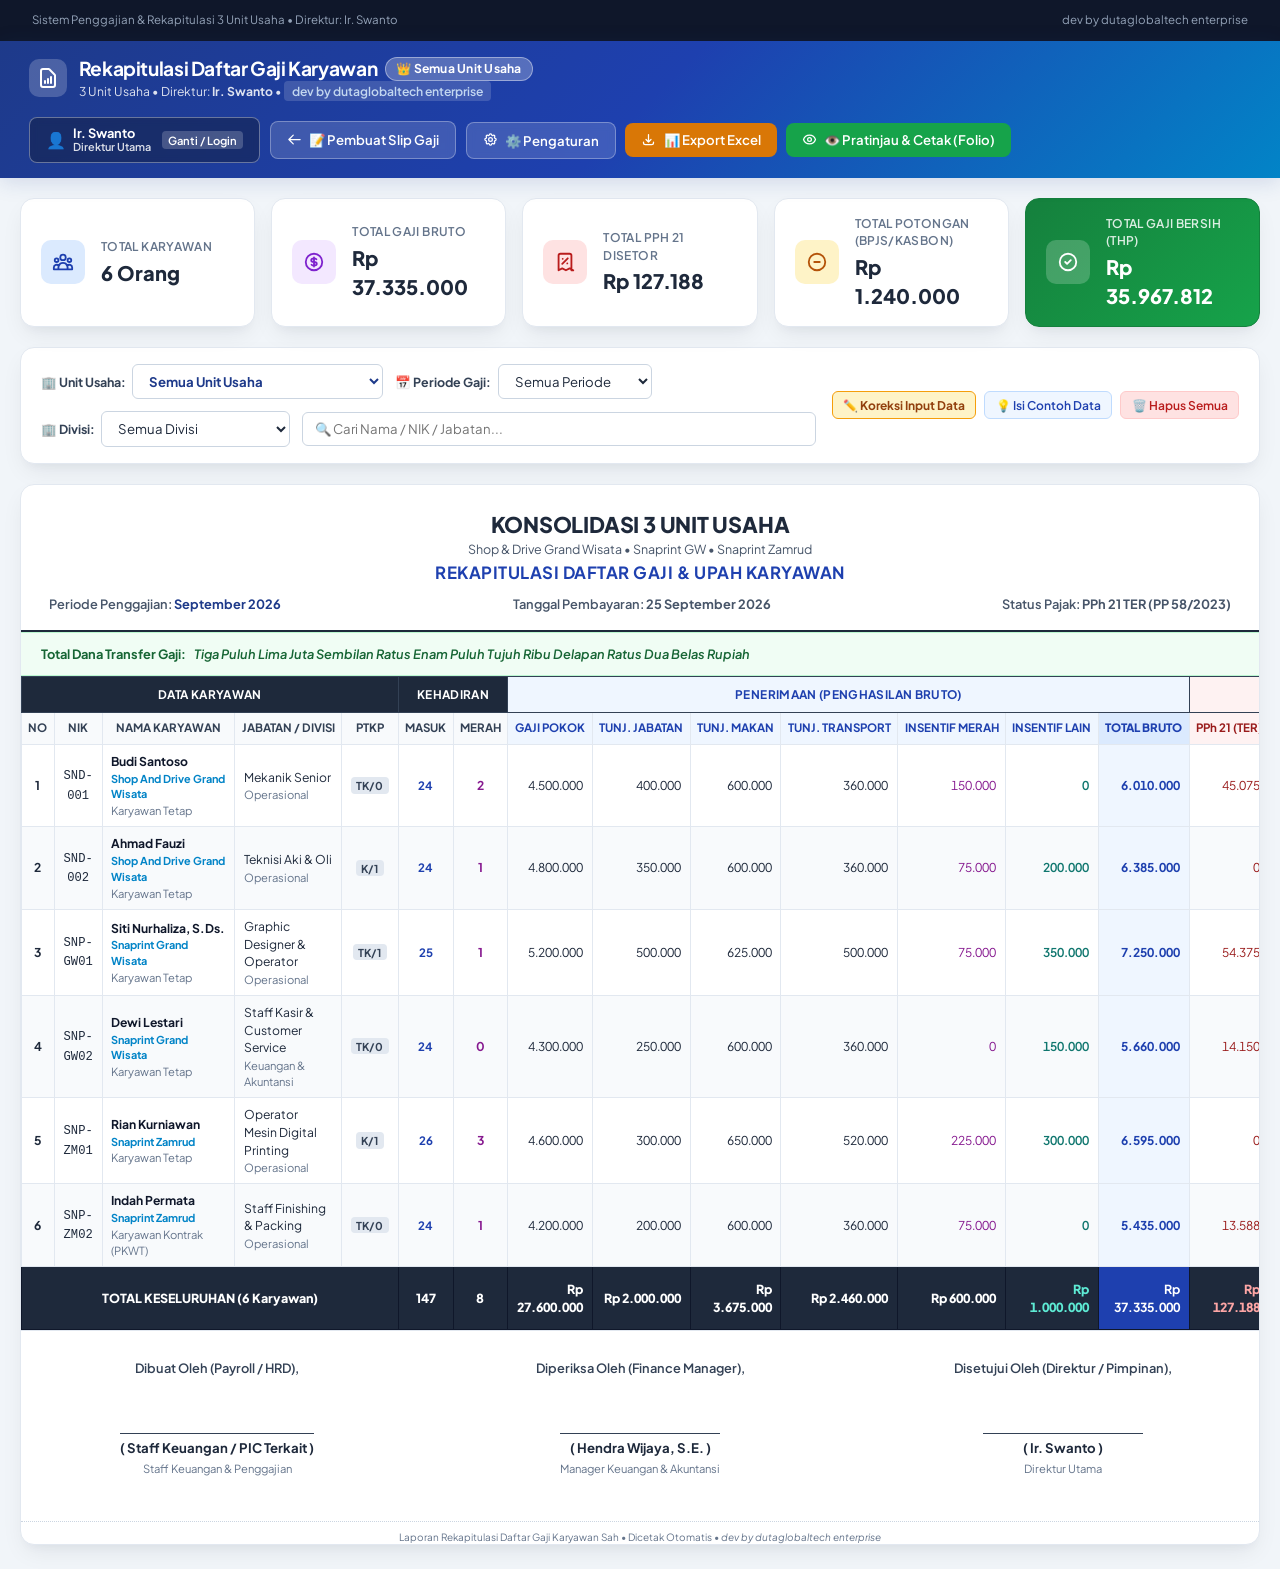
<file: rekap_gaji.html>
﻿<!-- dev by dutaglobaltech enterprise -->
<!DOCTYPE html>
<html lang="id">
<head>
  <meta charset="UTF-8">
  <meta name="viewport" content="width=device-width, initial-scale=1.0">
  <meta name="author" content="dutaglobaltech enterprise">
  <title>Rekapitulasi Daftar Gaji Karyawan</title>
  <link rel="preconnect" href="https://fonts.googleapis.com">
  <link rel="preconnect" href="https://fonts.gstatic.com" crossorigin>
  <link href="https://fonts.googleapis.com/css2?family=Plus+Jakarta+Sans:wght@400;500;600;700;800&family=Inter:wght@400;500;600;700&display=swap" rel="stylesheet">
  <link rel="stylesheet" href="css/rekap.css">

</head>
<body>

  <!-- ========================================================================= -->
  <!-- HALAMAN MUKA / PORTAL LOGIN 3 UNIT USAHA (SEBELUM MASUK SISTEM)           -->
  <!-- ========================================================================= -->
  <!-- ========================================================================= -->
  <!-- HALAMAN MUKA / PORTAL LOGIN 3 UNIT USAHA (SEBELUM MASUK SISTEM)           -->
  <!-- ========================================================================= -->
  <div id="frontLoginGate" class="front-gate-overlay no-print">
    <div class="front-gate-container">
      
      <!-- Kop / Header Halaman Muka -->
      <div class="front-gate-header">
        <div style="display: inline-flex; align-items: center; justify-content: center; width: 56px; height: 56px; background: rgba(255,255,255,0.18); border-radius: 16px; margin-bottom: 0.85rem; border: 1.5px solid rgba(255,255,255,0.3);">
          <svg width="32" height="32" fill="none" viewBox="0 0 24 24" stroke="currentColor">
            <path stroke-linecap="round" stroke-linejoin="round" stroke-width="2" d="M9 17v-2m3 2v-4m3 4v-6m2 10H7a2 2 0 01-2-2V5a2 2 0 012-2h5.586a1 1 0 01.707.293l5.414 5.414a1 1 0 01.293.707V19a2 2 0 01-2 2z" />
          </svg>
        </div>
        <h1 style="font-size: 1.55rem; font-weight: 800; letter-spacing: -0.02em; margin-bottom: 0.35rem;">
          PORTAL REKAPITULASI DAFTAR GAJI 3 UNIT USAHA
        </h1>
        <p style="font-size: 0.9rem; color: #e0f2fe; max-width: 700px; margin: 0 auto 0.85rem;">
          Master Rekapitulasi Gaji Karyawan &bull; Perhitungan PPh 21 TER (PP 58/2023) &bull; Format Cetak Landscape
        </p>
        <div style="display: flex; justify-content: center; gap: 0.5rem; flex-wrap: wrap;">
          <span style="background: #be123c; color: white; padding: 0.25rem 0.85rem; border-radius: 20px; font-size: 0.76rem; font-weight: 700; border: 1px solid rgba(255,255,255,0.3);">
            👑 DIREKTUR UTAMA: Ir. Swanto
          </span>
          <span style="background: rgba(255,255,255,0.18); color: white; padding: 0.25rem 0.85rem; border-radius: 20px; font-size: 0.76rem; font-weight: 600;">
            🏢 3 Unit Usaha
          </span>
          <span style="background: rgba(255,255,255,0.18); color: #e0f2fe; padding: 0.25rem 0.85rem; border-radius: 20px; font-size: 0.76rem; font-weight: 600;">
            dev by dutaglobaltech enterprise
          </span>
        </div>
      </div>

      <!-- Body Halaman Muka: Jendela Login Masing-Masing PIC -->
      <div class="front-gate-body">
        
        <!-- Tab Selector: Jendela Login PIC -->
        <div style="margin-bottom: 1.25rem;">
          <div style="font-size: 0.82rem; font-weight: 800; color: #1e293b; margin-bottom: 0.6rem; display: flex; justify-content: space-between; align-items: center; flex-wrap: wrap; gap: 0.4rem;">
            <span>🚪 PILIH JENDELA USER LOGIN PIC / PIMPINAN:</span>
            <span style="font-size: 0.74rem; color: #0284c7; background: #e0f2fe; padding: 2px 8px; border-radius: 6px; font-weight: 700;">
              ✨ Klik tab untuk membuka jendela PIC
            </span>
          </div>
          <div style="display: flex; gap: 0.5rem; flex-wrap: wrap;">
            <button type="button" class="pic-tab-btn active-tab-adis" id="picTabBtn_adis" onclick="selectPicLoginTab('adis')">
              <span>🚗</span> <strong>PIC Adis Setiawan</strong> (Shop &amp; Drive GW)
            </button>
            <button type="button" class="pic-tab-btn" id="picTabBtn_eki" onclick="selectPicLoginTab('eki')">
              <span>🖨️</span> <strong>PIC Eki Dwi Saputra</strong> (Snaprint GW)
            </button>
            <button type="button" class="pic-tab-btn" id="picTabBtn_rengga" onclick="selectPicLoginTab('rengga')">
              <span>🏢</span> <strong>PIC M. Rengga Swana H.</strong> (Snaprint Zamrud)
            </button>
            <button type="button" class="pic-tab-btn" id="picTabBtn_direktur" onclick="selectPicLoginTab('direktur')">
              <span>👑</span> <strong>Direktur Ir. Swanto</strong> (Pimpinan)
            </button>
          </div>
        </div>

        <!-- ============================================================= -->
        <!-- 4 JENDELA LOGIN KHUSUS MASING-MASING PIC                      -->
        <!-- ============================================================= -->

        <!-- JENDELA 1: PIC ADIS SETIAWAN (Shop And Drive GW) -->
        <div id="picWindow_adis" class="pic-window active" style="background: white; border: 2px solid #0284c7; border-radius: 14px; overflow: hidden; box-shadow: 0 10px 25px -5px rgba(2, 132, 199, 0.15); margin-bottom: 1.5rem;">
          <div style="background: linear-gradient(135deg, #0284c7 0%, #0369a1 100%); color: white; padding: 1rem 1.25rem; display: flex; justify-content: space-between; align-items: center; flex-wrap: wrap; gap: 0.5rem;">
            <div>
              <div style="font-size: 0.72rem; font-weight: 800; text-transform: uppercase; letter-spacing: 0.05em; background: rgba(255,255,255,0.2); display: inline-block; padding: 2px 8px; border-radius: 4px; margin-bottom: 0.25rem;">
                🚗 JENDELA LOGIN USER: PIC UNIT 1
              </div>
              <h3 style="font-size: 1.15rem; font-weight: 800; margin: 0;">Adis Setiawan &bull; Shop And Drive Grand Wisata</h3>
              <p style="font-size: 0.76rem; color: #e0f2fe; margin: 0.2rem 0 0;">Kawasan Niaga Grand Wisata Blok AA No. 10, Bekasi</p>
            </div>
            <span style="background: white; color: #0369a1; font-weight: 800; font-size: 0.8rem; padding: 0.35rem 0.85rem; border-radius: 20px; box-shadow: 0 2px 5px rgba(0,0,0,0.1);">
              🚗 Shop And Drive GW
            </span>
          </div>

          <div style="padding: 1.25rem; background: linear-gradient(to bottom, #f0f9ff 0%, #ffffff 100%);">
            <div style="display: grid; grid-template-columns: 1fr 1.3fr; gap: 1.25rem; align-items: center;">
              
              <!-- Profil PIC -->
              <div style="background: white; border: 1.5px solid #bae6fd; border-radius: 10px; padding: 1rem; text-align: center;">
                <div style="width: 60px; height: 60px; background: #e0f2fe; border-radius: 50%; display: flex; align-items: center; justify-content: center; font-size: 1.8rem; margin: 0 auto 0.6rem; border: 2px solid #7dd3fc;">
                  🚗
                </div>
                <h4 style="color: #0369a1; font-weight: 800; font-size: 1rem; margin-bottom: 2px;">Adis Setiawan</h4>
                <div style="font-size: 0.75rem; color: #64748b; font-weight: 600; margin-bottom: 0.6rem;">PIC / Kepala Cabang</div>
                <div style="background: #f8fafc; border: 1px dashed #cbd5e1; border-radius: 6px; padding: 0.45rem; font-size: 0.74rem; text-align: left;">
                  <div>ID User: <code style="font-weight:700; color:#0369a1;">adis</code></div>
                  <div>Default PIN: <code style="font-weight:700; color:#0369a1;">adis123</code></div>
                </div>
              </div>

              <!-- Form Login Khusus Adis -->
              <div style="background: white; border: 1.5px solid #bae6fd; border-radius: 10px; padding: 1rem;">
                <div style="font-size: 0.82rem; font-weight: 800; color: #0369a1; margin-bottom: 0.6rem;">
                  🔑 Masuk ke Sistem sebagai PIC Adis Setiawan:
                </div>
                <div style="display: grid; grid-template-columns: 1fr 1fr; gap: 0.5rem; margin-bottom: 0.65rem;">
                  <div>
                    <label style="font-size: 0.72rem; font-weight: 700; color: #475569;">Username:</label>
                    <input type="text" id="frontUser_adis" value="adis" readonly style="width: 100%; padding: 0.45rem 0.6rem; border: 1.5px solid #cbd5e1; border-radius: 6px; font-size: 0.82rem; background: #f1f5f9; font-weight: 700; color: #0369a1;">
                  </div>
                  <div>
                    <label style="font-size: 0.72rem; font-weight: 700; color: #475569;">Password / PIN:</label>
                    <div style="position: relative;">
                      <input type="password" id="frontPass_adis" value="adis123" style="width: 100%; padding: 0.45rem 2rem 0.45rem 0.6rem; border: 1.5px solid #7dd3fc; border-radius: 6px; font-size: 0.82rem; font-weight: 700;" onkeyup="if(event.key==='Enter') loginAsPic('adis', 'rekap')">
                      <button type="button" onclick="togglePassVisibility('frontPass_adis', this)" style="position: absolute; right: 6px; top: 50%; transform: translateY(-50%); background: none; border: none; cursor: pointer; font-size: 0.9rem; padding: 0; color: #64748b;" title="Lihat/Sembunyikan Password">👁️</button>
                    </div>
                  </div>
                </div>

                <div style="display: flex; gap: 0.5rem; flex-wrap: wrap;">
                  <button type="button" class="btn btn-primary" onclick="loginAsPic('adis', 'rekap')" style="flex: 1; justify-content: center; background: #0284c7; font-size: 0.8rem; padding: 0.55rem;">
                    📊 Masuk ke Rekap Gaji
                  </button>
                  <button type="button" class="btn btn-outline-white" onclick="loginAsPic('adis', 'slip')" style="flex: 1; justify-content: center; background: #eff6ff; color: #0284c7; border: 1.5px solid #93c5fd; font-size: 0.8rem; padding: 0.55rem; font-weight: 700;">
                    📝 Buka Slip Gaji
                  </button>
                </div>
              </div>

            </div>
          </div>
        </div>

        <!-- JENDELA 2: PIC EKI DWI SAPUTRA (Snaprint GW) -->
        <div id="picWindow_eki" class="pic-window" style="background: white; border: 2px solid #16a34a; border-radius: 14px; overflow: hidden; box-shadow: 0 10px 25px -5px rgba(22, 163, 74, 0.15); margin-bottom: 1.5rem;">
          <div style="background: linear-gradient(135deg, #16a34a 0%, #15803d 100%); color: white; padding: 1rem 1.25rem; display: flex; justify-content: space-between; align-items: center; flex-wrap: wrap; gap: 0.5rem;">
            <div>
              <div style="font-size: 0.72rem; font-weight: 800; text-transform: uppercase; letter-spacing: 0.05em; background: rgba(255,255,255,0.2); display: inline-block; padding: 2px 8px; border-radius: 4px; margin-bottom: 0.25rem;">
                🖨️ JENDELA LOGIN USER: PIC UNIT 2
              </div>
              <h3 style="font-size: 1.15rem; font-weight: 800; margin: 0;">Eki Dwi Saputra &bull; Snaprint Grand Wisata</h3>
              <p style="font-size: 0.76rem; color: #dcfce7; margin: 0.2rem 0 0;">Ruko Grand Wisata Blok AA No. 12, Bekasi</p>
            </div>
            <span style="background: white; color: #15803d; font-weight: 800; font-size: 0.8rem; padding: 0.35rem 0.85rem; border-radius: 20px; box-shadow: 0 2px 5px rgba(0,0,0,0.1);">
              🖨️ Snaprint GW
            </span>
          </div>

          <div style="padding: 1.25rem; background: linear-gradient(to bottom, #f0fdf4 0%, #ffffff 100%);">
            <div style="display: grid; grid-template-columns: 1fr 1.3fr; gap: 1.25rem; align-items: center;">
              
              <!-- Profil PIC -->
              <div style="background: white; border: 1.5px solid #bbf7d0; border-radius: 10px; padding: 1rem; text-align: center;">
                <div style="width: 60px; height: 60px; background: #dcfce7; border-radius: 50%; display: flex; align-items: center; justify-content: center; font-size: 1.8rem; margin: 0 auto 0.6rem; border: 2px solid #86efac;">
                  🖨️
                </div>
                <h4 style="color: #15803d; font-weight: 800; font-size: 1rem; margin-bottom: 2px;">Eki Dwi Saputra</h4>
                <div style="font-size: 0.75rem; color: #64748b; font-weight: 600; margin-bottom: 0.6rem;">PIC / Unit Manager Percetakan GW</div>
                <div style="background: #f8fafc; border: 1px dashed #cbd5e1; border-radius: 6px; padding: 0.45rem; font-size: 0.74rem; text-align: left;">
                  <div>ID User: <code style="font-weight:700; color:#15803d;">eki</code></div>
                  <div>Default PIN: <code style="font-weight:700; color:#15803d;">eki123</code></div>
                </div>
              </div>

              <!-- Form Login Khusus Eki -->
              <div style="background: white; border: 1.5px solid #bbf7d0; border-radius: 10px; padding: 1rem;">
                <div style="font-size: 0.82rem; font-weight: 800; color: #15803d; margin-bottom: 0.6rem;">
                  🔑 Masuk ke Sistem sebagai PIC Eki Dwi Saputra:
                </div>
                <div style="display: grid; grid-template-columns: 1fr 1fr; gap: 0.5rem; margin-bottom: 0.65rem;">
                  <div>
                    <label style="font-size: 0.72rem; font-weight: 700; color: #475569;">Username:</label>
                    <input type="text" id="frontUser_eki" value="eki" readonly style="width: 100%; padding: 0.45rem 0.6rem; border: 1.5px solid #cbd5e1; border-radius: 6px; font-size: 0.82rem; background: #f1f5f9; font-weight: 700; color: #15803d;">
                  </div>
                  <div>
                    <label style="font-size: 0.72rem; font-weight: 700; color: #475569;">Password / PIN:</label>
                    <div style="position: relative;">
                      <input type="password" id="frontPass_eki" value="eki123" style="width: 100%; padding: 0.45rem 2rem 0.45rem 0.6rem; border: 1.5px solid #86efac; border-radius: 6px; font-size: 0.82rem; font-weight: 700;" onkeyup="if(event.key==='Enter') loginAsPic('eki', 'rekap')">
                      <button type="button" onclick="togglePassVisibility('frontPass_eki', this)" style="position: absolute; right: 6px; top: 50%; transform: translateY(-50%); background: none; border: none; cursor: pointer; font-size: 0.9rem; padding: 0; color: #64748b;" title="Lihat/Sembunyikan Password">👁️</button>
                    </div>
                  </div>
                </div>

                <div style="display: flex; gap: 0.5rem; flex-wrap: wrap;">
                  <button type="button" class="btn btn-success" onclick="loginAsPic('eki', 'rekap')" style="flex: 1; justify-content: center; font-size: 0.8rem; padding: 0.55rem;">
                    📊 Masuk ke Rekap Gaji
                  </button>
                  <button type="button" class="btn btn-outline-white" onclick="loginAsPic('eki', 'slip')" style="flex: 1; justify-content: center; background: #f0fdf4; color: #166534; border: 1.5px solid #86efac; font-size: 0.8rem; padding: 0.55rem; font-weight: 700;">
                    📝 Buka Slip Gaji
                  </button>
                </div>
              </div>

            </div>
          </div>
        </div>

        <!-- JENDELA 3: PIC M. RENGGA SWANA H. (Snaprint Zamrud) -->
        <div id="picWindow_rengga" class="pic-window" style="background: white; border: 2px solid #d97706; border-radius: 14px; overflow: hidden; box-shadow: 0 10px 25px -5px rgba(217, 119, 6, 0.15); margin-bottom: 1.5rem;">
          <div style="background: linear-gradient(135deg, #d97706 0%, #b45309 100%); color: white; padding: 1rem 1.25rem; display: flex; justify-content: space-between; align-items: center; flex-wrap: wrap; gap: 0.5rem;">
            <div>
              <div style="font-size: 0.72rem; font-weight: 800; text-transform: uppercase; letter-spacing: 0.05em; background: rgba(255,255,255,0.2); display: inline-block; padding: 2px 8px; border-radius: 4px; margin-bottom: 0.25rem;">
                🏢 JENDELA LOGIN USER: PIC UNIT 3
              </div>
              <h3 style="font-size: 1.15rem; font-weight: 800; margin: 0;">M. Rengga Swana Herlambang &bull; Snaprint Zamrud</h3>
              <p style="font-size: 0.76rem; color: #fef3c7; margin: 0.2rem 0 0;">Dukuh Zamrud Blok M No. 12, Mustikajaya, Kota Bekasi</p>
            </div>
            <span style="background: white; color: #b45309; font-weight: 800; font-size: 0.8rem; padding: 0.35rem 0.85rem; border-radius: 20px; box-shadow: 0 2px 5px rgba(0,0,0,0.1);">
              🏢 Snaprint Zamrud
            </span>
          </div>

          <div style="padding: 1.25rem; background: linear-gradient(to bottom, #fffbeb 0%, #ffffff 100%);">
            <div style="display: grid; grid-template-columns: 1fr 1.3fr; gap: 1.25rem; align-items: center;">
              
              <!-- Profil PIC -->
              <div style="background: white; border: 1.5px solid #fde68a; border-radius: 10px; padding: 1rem; text-align: center;">
                <div style="width: 60px; height: 60px; background: #fef3c7; border-radius: 50%; display: flex; align-items: center; justify-content: center; font-size: 1.8rem; margin: 0 auto 0.6rem; border: 2px solid #fcd34d;">
                  🏢
                </div>
                <h4 style="color: #b45309; font-weight: 800; font-size: 0.95rem; margin-bottom: 2px;">M. Rengga Swana H.</h4>
                <div style="font-size: 0.75rem; color: #64748b; font-weight: 600; margin-bottom: 0.6rem;">PIC / Unit Manager Percetakan Zamrud</div>
                <div style="background: #f8fafc; border: 1px dashed #cbd5e1; border-radius: 6px; padding: 0.45rem; font-size: 0.74rem; text-align: left;">
                  <div>ID User: <code style="font-weight:700; color:#b45309;">rengga</code></div>
                  <div>Default PIN: <code style="font-weight:700; color:#b45309;">rengga123</code></div>
                </div>
              </div>

              <!-- Form Login Khusus Rengga -->
              <div style="background: white; border: 1.5px solid #fde68a; border-radius: 10px; padding: 1rem;">
                <div style="font-size: 0.82rem; font-weight: 800; color: #b45309; margin-bottom: 0.6rem;">
                  🔑 Masuk ke Sistem sebagai PIC M. Rengga:
                </div>
                <div style="display: grid; grid-template-columns: 1fr 1fr; gap: 0.5rem; margin-bottom: 0.65rem;">
                  <div>
                    <label style="font-size: 0.72rem; font-weight: 700; color: #475569;">Username:</label>
                    <input type="text" id="frontUser_rengga" value="rengga" readonly style="width: 100%; padding: 0.45rem 0.6rem; border: 1.5px solid #cbd5e1; border-radius: 6px; font-size: 0.82rem; background: #f1f5f9; font-weight: 700; color: #b45309;">
                  </div>
                  <div>
                    <label style="font-size: 0.72rem; font-weight: 700; color: #475569;">Password / PIN:</label>
                    <div style="position: relative;">
                      <input type="password" id="frontPass_rengga" value="rengga123" style="width: 100%; padding: 0.45rem 2rem 0.45rem 0.6rem; border: 1.5px solid #fcd34d; border-radius: 6px; font-size: 0.82rem; font-weight: 700;" onkeyup="if(event.key==='Enter') loginAsPic('rengga', 'rekap')">
                      <button type="button" onclick="togglePassVisibility('frontPass_rengga', this)" style="position: absolute; right: 6px; top: 50%; transform: translateY(-50%); background: none; border: none; cursor: pointer; font-size: 0.9rem; padding: 0; color: #64748b;" title="Lihat/Sembunyikan Password">👁️</button>
                    </div>
                  </div>
                </div>

                <div style="display: flex; gap: 0.5rem; flex-wrap: wrap;">
                  <button type="button" class="btn btn-amber" onclick="loginAsPic('rengga', 'rekap')" style="flex: 1; justify-content: center; font-size: 0.8rem; padding: 0.55rem;">
                    📊 Masuk ke Rekap Gaji
                  </button>
                  <button type="button" class="btn btn-outline-white" onclick="loginAsPic('rengga', 'slip')" style="flex: 1; justify-content: center; background: #fffbeb; color: #b45309; border: 1.5px solid #fde68a; font-size: 0.8rem; padding: 0.55rem; font-weight: 700;">
                    📝 Buka Slip Gaji
                  </button>
                </div>
              </div>

            </div>
          </div>
        </div>

        <!-- JENDELA 4: DIREKTUR UTAMA (IR. SWANTO) -->
        <div id="picWindow_direktur" class="pic-window" style="background: white; border: 2px solid #be123c; border-radius: 14px; overflow: hidden; box-shadow: 0 10px 25px -5px rgba(190, 18, 60, 0.15); margin-bottom: 1.5rem;">
          <div style="background: linear-gradient(135deg, #be123c 0%, #881337 100%); color: white; padding: 1rem 1.25rem; display: flex; justify-content: space-between; align-items: center; flex-wrap: wrap; gap: 0.5rem;">
            <div>
              <div style="font-size: 0.72rem; font-weight: 800; text-transform: uppercase; letter-spacing: 0.05em; background: rgba(255,255,255,0.2); display: inline-block; padding: 2px 8px; border-radius: 4px; margin-bottom: 0.25rem;">
                👑 JENDELA LOGIN USER: DIREKTUR UTAMA
              </div>
              <h3 style="font-size: 1.15rem; font-weight: 800; margin: 0;">Ir. Swanto &bull; Direktur Utama</h3>
              <p style="font-size: 0.76rem; color: #ffe4e6; margin: 0.2rem 0 0;">Otorisasi Penggajian Penuh 3 Unit Usaha &amp; Pengaturan Sistem</p>
            </div>
            <span style="background: white; color: #9f1239; font-weight: 800; font-size: 0.8rem; padding: 0.35rem 0.85rem; border-radius: 20px; box-shadow: 0 2px 5px rgba(0,0,0,0.1);">
              👑 Direktur Utama
            </span>
          </div>

          <div style="padding: 1.25rem; background: linear-gradient(to bottom, #fff1f2 0%, #ffffff 100%);">
            <div style="display: grid; grid-template-columns: 1fr 1.3fr; gap: 1.25rem; align-items: center;">
              
              <!-- Profil Direktur -->
              <div style="background: white; border: 1.5px solid #fecdd3; border-radius: 10px; padding: 1rem; text-align: center;">
                <div style="width: 60px; height: 60px; background: #ffe4e6; border-radius: 50%; display: flex; align-items: center; justify-content: center; font-size: 1.8rem; margin: 0 auto 0.6rem; border: 2px solid #fda4af;">
                  👑
                </div>
                <h4 style="color: #9f1239; font-weight: 800; font-size: 1rem; margin-bottom: 2px;">Ir. Swanto</h4>
                <div style="font-size: 0.75rem; color: #64748b; font-weight: 600; margin-bottom: 0.6rem;">Direktur Utama / Owner</div>
                <div style="background: #f8fafc; border: 1px dashed #cbd5e1; border-radius: 6px; padding: 0.45rem; font-size: 0.74rem; text-align: left;">
                  <div>ID User: <code style="font-weight:700; color:#9f1239;">direktur</code> / <code style="font-weight:700; color:#9f1239;">swanto</code></div>
                  <div>Password: <code style="font-weight:700; color:#9f1239;">swanto123</code></div>
                  <div style="color: #881337; font-size: 0.7rem; font-weight: 700; margin-top: 3px;">✓ Akses Pengaturan &amp; 3 Unit</div>
                </div>
              </div>

              <!-- Form Login Khusus Direktur -->
              <div style="background: white; border: 1.5px solid #fecdd3; border-radius: 10px; padding: 1rem;">
                <div style="font-size: 0.82rem; font-weight: 800; color: #9f1239; margin-bottom: 0.6rem;">
                  🔑 Masuk ke Sistem sebagai Direktur Utama:
                </div>
                <div style="display: grid; grid-template-columns: 1fr 1fr; gap: 0.5rem; margin-bottom: 0.65rem;">
                  <div>
                    <label style="font-size: 0.72rem; font-weight: 700; color: #475569;">Username:</label>
                    <input type="text" id="frontUser_direktur" value="direktur" readonly style="width: 100%; padding: 0.45rem 0.6rem; border: 1.5px solid #cbd5e1; border-radius: 6px; font-size: 0.82rem; background: #f1f5f9; font-weight: 700; color: #9f1239;">
                  </div>
                  <div>
                    <label style="font-size: 0.72rem; font-weight: 700; color: #475569;">Password / PIN:</label>
                    <div style="position: relative;">
                      <input type="password" id="frontPass_direktur" value="swanto123" style="width: 100%; padding: 0.45rem 2rem 0.45rem 0.6rem; border: 1.5px solid #fda4af; border-radius: 6px; font-size: 0.82rem; font-weight: 700;" onkeyup="if(event.key==='Enter') loginAsPic('direktur', 'rekap')">
                      <button type="button" onclick="togglePassVisibility('frontPass_direktur', this)" style="position: absolute; right: 6px; top: 50%; transform: translateY(-50%); background: none; border: none; cursor: pointer; font-size: 0.9rem; padding: 0; color: #64748b;" title="Lihat/Sembunyikan Password">👁️</button>
                    </div>
                  </div>
                </div>

                <div style="display: flex; gap: 0.5rem; flex-wrap: wrap;">
                  <button type="button" class="btn btn-primary" onclick="loginAsPic('direktur', 'rekap')" style="flex: 1; justify-content: center; background: #059669; font-size: 0.8rem; padding: 0.55rem;">
                    📊 Rekap 3 Unit
                  </button>
                  <button type="button" class="btn btn-outline-white" onclick="loginAsPic('direktur', 'slip')" style="flex: 1; justify-content: center; background: #fff1f2; color: #9f1239; border: 1.5px solid #fda4af; font-size: 0.8rem; padding: 0.55rem; font-weight: 700;">
                    📝 Slip Semua Unit
                  </button>
                </div>
              </div>

            </div>
          </div>
        </div>

        <!-- 4 Grid Kartu Akun Lengkap untuk Navigasi Cepat -->
        <div style="margin-bottom: 1.25rem;">
          <div style="font-size: 0.8rem; font-weight: 700; color: #475569; margin-bottom: 0.5rem;">
            ⚡ Atau Pilih Jendela PIC / 1-Klik Masuk Langsung di bawah ini:
          </div>
          <div style="display: grid; grid-template-columns: repeat(auto-fit, minmax(210px, 1fr)); gap: 0.75rem;">
            
            <div class="user-credential-card" onclick="selectPicLoginTab('adis')" style="border-top: 4px solid #0284c7; cursor: pointer;">
              <div style="display: flex; justify-content: space-between; align-items: center;">
                <strong style="color: #0369a1; font-size: 0.86rem;">🚗 Adis Setiawan</strong>
                <span style="font-size: 0.7rem; background: #e0f2fe; color: #0369a1; padding: 1px 6px; border-radius: 4px; font-weight: 700;">UNIT 1</span>
              </div>
              <div style="font-size: 0.73rem; color: #64748b;">Shop And Drive GW</div>
              <button type="button" class="btn btn-primary" onclick="event.stopPropagation(); quickLoginAndEnter('adis', 'adis123', 'rekap')" style="width: 100%; justify-content: center; background: #0284c7; font-size: 0.78rem; padding: 0.45rem;">
                🚀 1-Klik Masuk
              </button>
            </div>

            <div class="user-credential-card" onclick="selectPicLoginTab('eki')" style="border-top: 4px solid #16a34a; cursor: pointer;">
              <div style="display: flex; justify-content: space-between; align-items: center;">
                <strong style="color: #15803d; font-size: 0.86rem;">🖨️ Eki Dwi Saputra</strong>
                <span style="font-size: 0.7rem; background: #dcfce7; color: #15803d; padding: 1px 6px; border-radius: 4px; font-weight: 700;">UNIT 2</span>
              </div>
              <div style="font-size: 0.73rem; color: #64748b;">Snaprint GW</div>
              <button type="button" class="btn btn-success" onclick="event.stopPropagation(); quickLoginAndEnter('eki', 'eki123', 'rekap')" style="width: 100%; justify-content: center; font-size: 0.78rem; padding: 0.45rem;">
                🚀 1-Klik Masuk
              </button>
            </div>

            <div class="user-credential-card" onclick="selectPicLoginTab('rengga')" style="border-top: 4px solid #d97706; cursor: pointer;">
              <div style="display: flex; justify-content: space-between; align-items: center;">
                <strong style="color: #b45309; font-size: 0.86rem;">🏢 M. Rengga Swana</strong>
                <span style="font-size: 0.7rem; background: #fef3c7; color: #b45309; padding: 1px 6px; border-radius: 4px; font-weight: 700;">UNIT 3</span>
              </div>
              <div style="font-size: 0.73rem; color: #64748b;">Snaprint Zamrud</div>
              <button type="button" class="btn btn-amber" onclick="event.stopPropagation(); quickLoginAndEnter('rengga', 'rengga123', 'rekap')" style="width: 100%; justify-content: center; font-size: 0.78rem; padding: 0.45rem;">
                🚀 1-Klik Masuk
              </button>
            </div>

            <div class="user-credential-card" onclick="selectPicLoginTab('direktur')" style="border-top: 4px solid #be123c; cursor: pointer;">
              <div style="display: flex; justify-content: space-between; align-items: center;">
                <strong style="color: #9f1239; font-size: 0.86rem;">👑 Ir. Swanto</strong>
                <span style="font-size: 0.7rem; background: #ffe4e6; color: #9f1239; padding: 1px 6px; border-radius: 4px; font-weight: 700;">DIREKSI</span>
              </div>
              <div style="font-size: 0.73rem; color: #64748b;">Direktur Utama</div>
              <button type="button" class="btn btn-primary" onclick="event.stopPropagation(); quickLoginAndEnter('direktur', 'swanto123', 'rekap')" style="width: 100%; justify-content: center; background: #be123c; font-size: 0.78rem; padding: 0.45rem;">
                🚀 1-Klik Masuk
              </button>
            </div>

          </div>
        </div>

        <!-- Footer / Bypass Bar -->
        <div style="background: white; border: 1.5px solid #e2e8f0; border-radius: 12px; padding: 0.9rem 1.25rem; display: flex; justify-content: space-between; align-items: center; flex-wrap: wrap; gap: 0.75rem;">
          <div style="font-size: 0.76rem; color: #64748b;">
            🔒 <strong>Keamanan:</strong> Seluruh Pengaturan Sistem hanya boleh dilihat &amp; diubah oleh <strong>Direktur (Ir. Swanto)</strong>.
          </div>
          <button type="button" class="btn btn-outline-white" onclick="closeFrontGate()" style="background: #f1f5f9; color: #334155; border: 1px solid #cbd5e1; font-size: 0.78rem; padding: 0.45rem 1rem;">
            ➡️ Lanjut ke Aplikasi
          </button>
        </div>

      </div>
    </div>
  </div>

      </div>

      <!-- Footer Halaman Muka -->
      <div style="background: #0f172a; color: #94a3b8; padding: 0.75rem 2rem; font-size: 0.72rem; display: flex; justify-content: space-between; align-items: center; flex-wrap: wrap; gap: 0.5rem;">
        <span>Sistem Penggajian &amp; Rekapitulasi 3 Unit Usaha &bull; Direktur: Ir. Swanto</span>
        <span>dev by dutaglobaltech enterprise</span>
      </div>

    </div>
  </div>

  <!-- Top App Navigation -->
  <header class="app-header">
    <div class="app-header-inner">
      <div class="brand-title">
        <svg fill="none" viewBox="0 0 24 24" stroke="currentColor">
          <path stroke-linecap="round" stroke-linejoin="round" stroke-width="2" d="M9 17v-2m3 2v-4m3 4v-6m2 10H7a2 2 0 01-2-2V5a2 2 0 012-2h5.586a1 1 0 01.707.293l5.414 5.414a1 1 0 01.293.707V19a2 2 0 01-2 2z" />
        </svg>
        <div>
          <div style="display: flex; align-items: center; gap: 0.5rem; flex-wrap: wrap;">
            <h1 style="margin: 0;">Rekapitulasi Daftar Gaji Karyawan</h1>
            <span id="activeUnitBadge" style="background: rgba(255,255,255,0.25); border: 1px solid rgba(255,255,255,0.4); padding: 2px 10px; border-radius: 20px; font-size: 0.76rem; font-weight: 700; color: #fff; letter-spacing: 0.02em;">
              👑 Semua Unit Usaha
            </span>
          </div>
          <p>3 Unit Usaha &bull; Direktur: <strong>Ir. Swanto</strong> &bull; <span style="background: rgba(255,255,255,0.18); padding: 2px 8px; border-radius: 4px; font-weight: 600; color: #e0f2fe; font-size: 0.76rem;">dev by dutaglobaltech enterprise</span></p>
        </div>
      </div>
      <div class="header-actions no-print">
        <!-- User Session Indicator & Switcher Button (Kembali ke Halaman Muka) -->
        <button class="btn btn-outline-white" onclick="openFrontGate()" style="background: rgba(15, 23, 42, 0.4); border: 1.5px solid rgba(255,255,255,0.35);" title="Klik untuk membuka Halaman Muka / Ganti Akun & Unit Usaha">
          <span style="font-size: 1rem;">👤</span>
          <span style="display: flex; flex-direction: column; text-align: left; line-height: 1.15;">
            <strong id="headerUserName" style="font-size: 0.8rem; color: #fff;">Ir. Swanto</strong>
            <span id="headerUserRole" style="font-size: 0.68rem; opacity: 0.85;">Direktur Utama</span>
          </span>
          <span style="font-size: 0.7rem; background: rgba(255,255,255,0.2); padding: 2px 6px; border-radius: 4px; margin-left: 4px;">Ganti / Login</span>
        </button>

        <a href="index.html" class="btn btn-outline-white" title="Kembali ke formulir pembuatan slip gaji individu">
          <svg width="15" height="15" fill="none" viewBox="0 0 24 24" stroke="currentColor"><path stroke-linecap="round" stroke-linejoin="round" stroke-width="2" d="M10 19l-7-7m0 0l7-7m-7 7h18"/></svg>
          📝 Pembuat Slip Gaji
        </a>
        <button class="btn btn-outline-white" onclick="openSettingsModal()" title="Pengaturan profil perusahaan, tarif default, & backup">
          <svg width="15" height="15" fill="none" viewBox="0 0 24 24" stroke="currentColor"><path stroke-linecap="round" stroke-linejoin="round" stroke-width="2" d="M10.325 4.317c.426-1.756 2.924-1.756 3.35 0a1.724 1.724 0 002.573 1.066c1.543-.94 3.31.826 2.37 2.37a1.724 1.724 0 001.065 2.572c1.756.426 1.756 2.924 0 3.35a1.724 1.724 0 00-1.066 2.573c.94 1.543-.826 3.31-2.37 2.37a1.724 1.724 0 00-2.572 1.065c-.426 1.756-2.924 1.756-3.35 0a1.724 1.724 0 00-2.573-1.066c-1.543.94-3.31-.826-2.37-2.37a1.724 1.724 0 00-1.065-2.572c-1.756-.426-1.756-2.924 0-3.35a1.724 1.724 0 001.066-2.573c-.94-1.543.826-3.31 2.37-2.37.996.608 2.296.07 2.572-1.065z"/><path stroke-linecap="round" stroke-linejoin="round" stroke-width="2" d="M15 12a3 3 0 11-6 0 3 3 0 016 0z"/></svg>
          ⚙️ Pengaturan
        </button>
        <button class="btn btn-amber" onclick="exportToCSV()" title="Download data rekap ke file Excel CSV">
          <svg width="15" height="15" fill="none" viewBox="0 0 24 24" stroke="currentColor"><path stroke-linecap="round" stroke-linejoin="round" stroke-width="2" d="M4 16v1a3 3 0 003 3h10a3 3 0 003-3v-1m-4-4l-4 4m0 0l-4-4m4 4V4"/></svg>
          📊 Export Excel
        </button>
        <button class="btn btn-success" onclick="openPrintPreviewModal()" title="Buka Pratinjau &amp; Cetak Rekapitulasi Gaji (Kertas Folio / F4 Landscape)">
          <svg width="15" height="15" fill="none" viewBox="0 0 24 24" stroke="currentColor"><path stroke-linecap="round" stroke-linejoin="round" stroke-width="2" d="M15 12a3 3 0 11-6 0 3 3 0 016 0z"/><path stroke-linecap="round" stroke-linejoin="round" stroke-width="2" d="M2.458 12C3.732 7.943 7.523 5 12 5c4.478 0 8.268 2.943 9.542 7-1.274 4.057-5.064 7-9.542 7-4.477 0-8.268-2.943-9.542-7z"/></svg>
          👁️ Pratinjau &amp; Cetak (Folio)
        </button>
      </div>
    </div>
  </header>

  <main class="main-container">

    <!-- Summary Stats Bar -->
    <div class="stats-grid no-print">
      <div class="stat-card">
        <div class="stat-icon blue">
          <svg width="22" height="22" fill="none" viewBox="0 0 24 24" stroke="currentColor"><path stroke-linecap="round" stroke-linejoin="round" stroke-width="2" d="M17 20h5v-2a3 3 0 00-5.356-1.857M17 20H7m10 0v-2c0-.656-.126-1.283-.356-1.857M7 20H2v-2a3 3 0 015.356-1.857M7 20v-2c0-.656.126-1.283.356-1.857m0 0a5.002 5.002 0 019.288 0M15 7a3 3 0 11-6 0 3 3 0 016 0zm6 3a2 2 0 11-4 0 2 2 0 014 0zM7 10a2 2 0 11-4 0 2 2 0 014 0z"/></svg>
        </div>
        <div class="stat-info">
          <div class="stat-label">Total Karyawan</div>
          <div class="stat-val" id="statTotalEmployees">0 Orang</div>
        </div>
      </div>

      <div class="stat-card">
        <div class="stat-icon purple">
          <svg width="22" height="22" fill="none" viewBox="0 0 24 24" stroke="currentColor"><path stroke-linecap="round" stroke-linejoin="round" stroke-width="2" d="M12 8c-1.657 0-3 .895-3 2s1.343 2 3 2 3 .895 3 2-1.343 2-3 2m0-8c1.11 0 2.08.402 2.599 1M12 8V7m0 1v8m0 0v1m0-1c-1.11 0-2.08-.402-2.599-1M21 12a9 9 0 11-18 0 9 9 0 0118 0z"/></svg>
        </div>
        <div class="stat-info">
          <div class="stat-label">Total Gaji Bruto</div>
          <div class="stat-val" id="statTotalBruto">Rp 0</div>
        </div>
      </div>

      <div class="stat-card">
        <div class="stat-icon red">
          <svg width="22" height="22" fill="none" viewBox="0 0 24 24" stroke="currentColor"><path stroke-linecap="round" stroke-linejoin="round" stroke-width="2" d="M9 14l6-6m-5.5.5h.01m4.99 5h.01M19 21V5a2 2 0 00-2-2H7a2 2 0 00-2 2v16l4-2 4 2 4-2 4 2z"/></svg>
        </div>
        <div class="stat-info">
          <div class="stat-label">Total PPh 21 Disetor</div>
          <div class="stat-val" id="statTotalPph21">Rp 0</div>
        </div>
      </div>

      <div class="stat-card">
        <div class="stat-icon amber">
          <svg width="22" height="22" fill="none" viewBox="0 0 24 24" stroke="currentColor"><path stroke-linecap="round" stroke-linejoin="round" stroke-width="2" d="M15 12H9m12 0a9 9 0 11-18 0 9 9 0 0118 0z"/></svg>
        </div>
        <div class="stat-info">
          <div class="stat-label">Total Potongan (BPJS/Kasbon)</div>
          <div class="stat-val" id="statTotalDeduction">Rp 0</div>
        </div>
      </div>

      <div class="stat-card highlight">
        <div class="stat-icon">
          <svg width="22" height="22" fill="none" viewBox="0 0 24 24" stroke="currentColor"><path stroke-linecap="round" stroke-linejoin="round" stroke-width="2" d="M9 12l2 2 4-4m6 2a9 9 0 11-18 0 9 9 0 0118 0z"/></svg>
        </div>
        <div class="stat-info">
          <div class="stat-label">TOTAL GAJI BERSIH (THP)</div>
          <div class="stat-val" id="statTotalNet">Rp 0</div>
        </div>
      </div>
    </div>

    <!-- Filter Toolbar -->
    <div class="filter-card no-print">
      <div class="filter-group">
        <div class="filter-item">
          <label for="filterUnit">🏢 Unit Usaha:</label>
          <select id="filterUnit" onchange="renderPayrollReport()" style="font-weight: 700; color: #1e3a8a;">
            <option value="ALL">Semua Unit Usaha</option>
            <option value="shop_and_drive_gw">🚗 Shop And Drive Grand Wisata</option>
            <option value="snaprint_gw">🖨️ Snaprint Grand Wisata</option>
            <option value="snaprint_zamrud">🏢 Snaprint Zamrud</option>
          </select>
        </div>

        <div class="filter-item">
          <label for="filterPeriod">📅 Periode Gaji:</label>
          <select id="filterPeriod" onchange="renderPayrollReport()">
            <option value="ALL">Semua Periode</option>
          </select>
        </div>

        <div class="filter-item">
          <label for="filterDivisi">🏢 Divisi:</label>
          <select id="filterDivisi" onchange="renderPayrollReport()">
            <option value="ALL">Semua Divisi</option>
            <option value="Operasional">Operasional</option>
            <option value="Keuangan">Keuangan & Akuntansi</option>
            <option value="HRD">HRD & Personalia</option>
            <option value="Pemasaran">Pemasaran & Sales</option>
            <option value="Logistik">Gudang & Logistik</option>
            <option value="IT">IT & Teknik</option>
          </select>
        </div>

        <div class="filter-item" style="flex: 1; min-width: 200px;">
          <input type="text" id="searchInput" placeholder="🔍 Cari Nama / NIK / Jabatan..." oninput="renderPayrollReport()" style="width: 100%;">
        </div>
      </div>

      <div style="display: flex; gap: 0.5rem; flex-wrap: wrap;">
        <button class="btn btn-sm" style="background: #fef3c7; color: #92400e; border: 1.5px solid #f59e0b; font-weight: 700;" onclick="openDirectorQuickEditPicker()" title="Pilih &amp; Koreksi Kesalahan Input Data Karyawan (Khusus Direktur)">
          ✏️ Koreksi Input Data
        </button>
        <button class="btn btn-sm btn-edit-sm" onclick="loadSampleDataIfEmpty()" title="Isi data contoh jika database masih kosong">
          💡 Isi Contoh Data
        </button>
        <button class="btn btn-sm btn-danger-sm" onclick="clearAllData()" title="Hapus semua data rekap">
          🗑️ Hapus Semua
        </button>
      </div>
    </div>

    <!-- Formal Report Document Card -->
    <div class="report-card">
      
      <!-- Formal Document Kop -->
      <div class="report-formal-header">
        <h2 id="reportCompanyName">PT. MAJU BERSAMA SUKSES</h2>
        <p style="font-size: 0.78rem; color: #475569;" id="reportCompanyAddress">Jl. Jenderal Sudirman No. 88, Jakarta</p>
        <h3>REKAPITULASI DAFTAR GAJI & UPAH KARYAWAN</h3>
        
        <div class="report-meta-row">
          <div>Periode Penggajian: <strong id="reportPeriodText" style="color: #1e3a8a;">September 2026</strong></div>
          <div>Tanggal Pembayaran: <strong id="reportPayDateText">25 September 2026</strong></div>
          <div>Status Pajak: <strong>PPh 21 TER (PP 58/2023)</strong></div>
        </div>
      </div>

      <!-- Terbilang Banner -->
      <div class="rekap-terbilang-bar">
        <strong>Total Dana Transfer Gaji:</strong>
        <span id="rekapTerbilangText" style="font-style: italic; font-weight: 600;">Nol Rupiah</span>
      </div>

      <!-- Main Payroll Table -->
      <div class="table-scroll-wrapper">
        <table class="payroll-table">
          <thead>
            <tr>
              <th colspan="5">DATA KARYAWAN</th>
              <th colspan="2">KEHADIRAN</th>
              <th colspan="7" class="th-income">PENERIMAAN (PENGHASILAN BRUTO)</th>
              <th colspan="5" class="th-deduct">POTONGAN & PAJAK</th>
              <th class="th-net">BERSIH</th>
              <th rowspan="2">REKENING TRANSFER</th>
              <th rowspan="2" class="no-print col-action">AKSI</th>
            </tr>
            <tr>
              <th>NO</th>
              <th>NIK</th>
              <th>NAMA KARYAWAN</th>
              <th>JABATAN / DIVISI</th>
              <th>PTKP</th>
              <th>MASUK</th>
              <th>MERAH</th>
              <th class="th-income">GAJI POKOK</th>
              <th class="th-income">TUNJ. JABATAN</th>
              <th class="th-income">TUNJ. MAKAN</th>
              <th class="th-income">TUNJ. TRANSPORT</th>
              <th class="th-income">INSENTIF MERAH</th>
              <th class="th-income">INSENTIF LAIN</th>
              <th class="th-income" style="font-weight: 800; background: #dbeafe !important;">TOTAL BRUTO</th>
              <th class="th-deduct">PPh 21 (TER)</th>
              <th class="th-deduct">BPJS</th>
              <th class="th-deduct">CICILAN KASBON</th>
              <th class="th-deduct">POT. LAIN</th>
              <th class="th-deduct" style="font-weight: 800; background: #fee2e2 !important;">TOTAL POTONGAN</th>
              <th class="th-net" style="font-weight: 800; background: #dcfce7 !important;">TAKE HOME PAY</th>
            </tr>
          </thead>
          <tbody id="payrollTableBody">
            <!-- Data rows dynamically injected by JS -->
          </tbody>
          <tfoot id="payrollTableFoot">
            <tr class="total-row-main">
              <td colspan="5" class="col-center">TOTAL KESELURUHAN (<span id="footTotalCount">0</span> Karyawan)</td>
              <td class="col-center" id="footHariKerja">0</td>
              <td class="col-center" id="footHariMerah">0</td>
              <td class="col-right" id="footGajiPokok">Rp 0</td>
              <td class="col-right" id="footTunjJabatan">Rp 0</td>
              <td class="col-right" id="footTunjMakan">Rp 0</td>
              <td class="col-right" id="footTunjTransport">Rp 0</td>
              <td class="col-right" id="footInsentifMerah">Rp 0</td>
              <td class="col-right" id="footInsentifLain" style="color: #5eead4;">Rp 0</td>
              <td class="col-right col-bold" id="footTotalBruto" style="background: #1e40af; color: white;">Rp 0</td>
              <td class="col-right" id="footPph21" style="color: #fca5a5;">Rp 0</td>
              <td class="col-right" id="footBpjs">Rp 0</td>
              <td class="col-right" id="footCicilan">Rp 0</td>
              <td class="col-right" id="footPotLain">Rp 0</td>
              <td class="col-right col-bold" id="footTotalPotongan" style="background: #991b1b; color: white;">Rp 0</td>
              <td class="col-right col-bold net-total" id="footNetGaji">Rp 0</td>
              <td colspan="2" class="col-center" style="font-size: 0.7rem; color: #cbd5e1;">Sah & Terverifikasi</td>
            </tr>
          </tfoot>
        </table>
      </div>

      <!-- Formal Approval Signatures -->
      <div class="report-signatures">
        <div class="sig-col">
          <div class="sig-col-role">Dibuat Oleh (Payroll / HRD),</div>
          <div class="sig-col-name" id="sigDibuat">( Siti Rahmawati, S.E. )</div>
          <div class="sig-col-title">Staff Keuangan & Penggajian</div>
        </div>

        <div class="sig-col">
          <div class="sig-col-role">Diperiksa Oleh (Finance Manager),</div>
          <div class="sig-col-name" id="sigDiperiksa">( Hendra Wijaya, S.E. )</div>
          <div class="sig-col-title">Manager Keuangan & Akuntansi</div>
        </div>

        <div class="sig-col">
          <div class="sig-col-role">Disetujui Oleh (Direktur / Pimpinan),</div>
          <div class="sig-col-name" id="sigDisetujui">( Ir. Swanto )</div>
          <div class="sig-col-title">Direktur Utama</div>
        </div>
      </div>

      <!-- Footer Info in Report -->
      <div style="text-align: center; font-size: 7.5pt; color: #64748b; margin-top: 1.25rem; border-top: 1px dotted #cbd5e1; padding-top: 0.5rem;">
        Laporan Rekapitulasi Daftar Gaji Karyawan Sah &bull; Dicetak Otomatis &bull; <em>dev by dutaglobaltech enterprise</em>
      </div>

    </div>
  </main>

  <!-- Modal Pratinjau Cetak / Print Preview (Khusus Kertas Folio / F4 Landscape) -->
  <div class="modal-backdrop no-print" id="printPreviewModal" onclick="closeModalOnBackdrop(event)" style="z-index: 190;">
    <div class="modal-content preview-modal-dialog">
      <div class="modal-header">
        <h3>
          <svg width="22" height="22" fill="none" viewBox="0 0 24 24" stroke="currentColor"><path stroke-linecap="round" stroke-linejoin="round" stroke-width="2" d="M15 12a3 3 0 11-6 0 3 3 0 016 0z"/><path stroke-linecap="round" stroke-linejoin="round" stroke-width="2" d="M2.458 12C3.732 7.943 7.523 5 12 5c4.478 0 8.268 2.943 9.542 7-1.274 4.057-5.064 7-9.542 7-4.477 0-8.268-2.943-9.542-7z"/></svg>
          👁️ Pratinjau Cetak Rekapitulasi Gaji (Kertas Folio / F4 Landscape)
        </h3>
        <button onclick="closePrintPreviewModal()" style="background: transparent; border: none; color: white; cursor: pointer; font-size: 1.5rem; line-height: 1;">&times;</button>
      </div>

      <!-- Meta Info Chips Bar -->
      <div class="preview-meta-chips">
        <span class="meta-chip highlight">
          📄 Ukuran Kertas: <strong>Folio / F4 (21,5 × 33,0 cm)</strong>
        </span>
        <span class="meta-chip highlight">
          🔄 Orientasi: <strong>Landscape (Mendatar)</strong>
        </span>
        <span class="meta-chip">
          🏢 <span id="prevModalUnit">Semua Unit</span>
        </span>
        <span class="meta-chip">
          📅 <span id="prevModalPeriod">September 2026</span>
        </span>
        <span class="meta-chip">
          👥 <span id="prevModalTotalEmp">0 Orang</span>
        </span>
        <span class="meta-chip green">
          💵 Total THP: <span id="prevModalTotalNet">Rp 0</span>
        </span>
      </div>

      <!-- Preview Paper Viewport -->
      <div class="preview-stage">
        <div class="preview-paper-sheet" id="previewDocumentSheet">
          <!-- Live Cloned Report Content Rendered Here -->
        </div>
      </div>

      <!-- Modal Footer Action Bar -->
      <div style="padding: 1rem 1.5rem; background: #0f172a; border-top: 1px solid #334155; display: flex; justify-content: space-between; align-items: center; flex-wrap: wrap; gap: 0.75rem;">
        <div style="font-size: 0.78rem; color: #94a3b8; display: flex; align-items: center; gap: 0.4rem;">
          <span style="font-size: 1rem;">💡</span>
          <span>Tips: Pada jendela printer browser, pastikan Paper Size dipilih <strong>Folio / F4 / 8.5 x 13 in</strong> dan Layout <strong>Landscape</strong>.</span>
        </div>
        <div style="display: flex; gap: 0.6rem;">
          <button type="button" class="btn btn-secondary" onclick="closePrintPreviewModal()" style="background: #334155; color: #e2e8f0; border: 1px solid #475569;">
            ❌ Batal / Tutup
          </button>
          <button type="button" class="btn btn-success" onclick="executePrint()" style="background: #16a34a; font-weight: 700; padding: 0.6rem 1.25rem; font-size: 0.85rem; box-shadow: 0 4px 14px rgba(22, 163, 74, 0.4);">
            🖨️ Lanjut Cetak Dokumen Sekarang
          </button>
        </div>
      </div>
    </div>
  </div>

  <!-- Settings / Pengaturan Sistem Modal Popup -->
  <div class="modal-backdrop no-print" id="settingsModal" onclick="closeModalOnBackdrop(event)">
    <div class="modal-content" style="max-width: 860px;">
      <div class="modal-header" style="background: #1e3a8a;">
        <h3>
          <svg width="22" height="22" fill="none" viewBox="0 0 24 24" stroke="currentColor"><path stroke-linecap="round" stroke-linejoin="round" stroke-width="2" d="M10.325 4.317c.426-1.756 2.924-1.756 3.35 0a1.724 1.724 0 002.573 1.066c1.543-.94 3.31.826 2.37 2.37a1.724 1.724 0 001.065 2.572c1.756.426 1.756 2.924 0 3.35a1.724 1.724 0 00-1.066 2.573c.94 1.543-.826 3.31-2.37 2.37a1.724 1.724 0 00-2.572 1.065c-.426 1.756-2.924 1.756-3.35 0a1.724 1.724 0 00-2.573-1.066c-1.543.94-3.31-.826-2.37-2.37a1.724 1.724 0 00-1.065-2.572c-1.756-.426-1.756-2.924 0-3.35a1.724 1.724 0 001.066-2.573c-.94-1.543.826-3.31 2.37-2.37.996.608 2.296.07 2.572-1.065z"/><path stroke-linecap="round" stroke-linejoin="round" stroke-width="2" d="M15 12a3 3 0 11-6 0 3 3 0 016 0z"/></svg>
          Pengaturan Sistem, Tarif &amp; Integrasi
        </h3>
        <button onclick="closeSettingsModal()" style="background: transparent; border: none; color: white; cursor: pointer; font-size: 1.5rem; line-height: 1;">&times;</button>
      </div>
      
      <div class="modal-body">
        
        <!-- Director Authorization Banner -->
        <div style="background: linear-gradient(135deg, #fff1f2 0%, #ffe4e6 100%); border: 1.5px solid #f43f5e; border-left: 6px solid #e11d48; border-radius: 10px; padding: 1rem 1.25rem; margin-bottom: 1.5rem; display: flex; align-items: flex-start; gap: 0.85rem;">
          <div style="font-size: 1.75rem; line-height: 1;">🔒</div>
          <div style="flex: 1;">
            <div style="display: flex; align-items: center; justify-content: space-between; flex-wrap: wrap; gap: 0.5rem; margin-bottom: 0.25rem;">
              <h4 style="color: #9f1239; font-weight: 800; font-size: 0.92rem; margin: 0;">HAK AKSES OTORISASI KHUSUS DIREKTUR</h4>
              <span style="background: #be123c; color: white; padding: 0.2rem 0.65rem; border-radius: 20px; font-size: 0.72rem; font-weight: 700; letter-spacing: 0.03em;">DIREKTUR: Ir. Swanto</span>
            </div>
            <p style="font-size: 0.8rem; color: #881337; line-height: 1.45; margin-bottom: 0.5rem;">
              Perubahan Pengaturan hanya boleh dilakukan Oleh Direktur <strong>( Ir. Swanto )</strong>. Wajib masukkan PIN / Izin Direktur untuk menyimpan perubahan.
            </p>
            <div style="display: flex; align-items: center; gap: 0.6rem; flex-wrap: wrap; background: rgba(255, 255, 255, 0.85); padding: 0.5rem 0.75rem; border-radius: 6px; border: 1px dashed #f43f5e;">
              <label for="cfgDirectorAuthPin" style="font-size: 0.78rem; font-weight: 700; color: #9f1239; white-space: nowrap; margin: 0;">
                🔑 PIN / Izin Direktur:
              </label>
              <input type="password" id="cfgDirectorAuthPin" placeholder="Masukkan PIN Izin..." style="padding: 0.35rem 0.6rem; font-size: 0.8rem; border: 1.5px solid #fda4af; border-radius: 6px; width: 180px; background: white;" autocomplete="off">
              <span style="font-size: 0.73rem; color: #9f1239; font-style: italic;">*Harus Izin Direktur (Ir. Swanto)</span>
            </div>
          </div>
        </div>

        <!-- Tab 1: Profil Perusahaan -->
        <div style="margin-bottom: 1.5rem; background: #f8fafc; border: 1px solid #e2e8f0; border-radius: 10px; padding: 1.25rem;">
          <h4 style="color: #1e3a8a; font-weight: 700; margin-bottom: 0.85rem; display: flex; align-items: center; gap: 0.4rem;">
            🏢 Profil Perusahaan &amp; Otorisasi Pengesahan
          </h4>
          <div style="display: grid; grid-template-columns: 1fr 1fr; gap: 1rem;">
            <div class="form-group" style="display: flex; flex-direction: column; gap: 0.35rem;">
              <label for="cfgCompanyName" style="font-size: 0.8rem; font-weight: 600; color: #475569;">Nama Perusahaan / Kantor</label>
              <input type="text" id="cfgCompanyName" placeholder="Nama Perusahaan" style="padding: 0.5rem 0.75rem; border: 1px solid #cbd5e1; border-radius: 6px;">
            </div>
            <div class="form-group" style="display: flex; flex-direction: column; gap: 0.35rem;">
              <label for="cfgCompanyAddress" style="font-size: 0.8rem; font-weight: 600; color: #475569;">Alamat &amp; Kontak</label>
              <input type="text" id="cfgCompanyAddress" placeholder="Alamat Perusahaan" style="padding: 0.5rem 0.75rem; border: 1px solid #cbd5e1; border-radius: 6px;">
            </div>
          </div>
          <div style="display: grid; grid-template-columns: 1fr 1fr 1fr; gap: 1rem; margin-top: 0.6rem;">
            <div class="form-group" style="display: flex; flex-direction: column; gap: 0.35rem;">
              <label for="cfgCompanyCity" style="font-size: 0.8rem; font-weight: 600; color: #475569;">Kota Lokasi</label>
              <input type="text" id="cfgCompanyCity" placeholder="Kota" style="padding: 0.5rem 0.75rem; border: 1px solid #cbd5e1; border-radius: 6px;">
            </div>
            <div class="form-group" style="display: flex; flex-direction: column; gap: 0.35rem;">
              <label for="cfgSignerName" style="font-size: 0.8rem; font-weight: 600; color: #475569;">Penandatangan Slip / Diperiksa</label>
              <input type="text" id="cfgSignerName" placeholder="Nama Manager Finance" style="padding: 0.5rem 0.75rem; border: 1px solid #cbd5e1; border-radius: 6px;">
            </div>
            <div class="form-group" style="display: flex; flex-direction: column; gap: 0.35rem;">
              <label for="cfgSignerRole" style="font-size: 0.8rem; font-weight: 600; color: #475569;">Jabatan Penandatangan Slip</label>
              <input type="text" id="cfgSignerRole" placeholder="Jabatan" style="padding: 0.5rem 0.75rem; border: 1px solid #cbd5e1; border-radius: 6px;">
            </div>
          </div>
          <div style="display: grid; grid-template-columns: 1fr 1fr; gap: 1rem; margin-top: 0.6rem;">
            <div class="form-group" style="display: flex; flex-direction: column; gap: 0.35rem;">
              <label for="cfgMakerName" style="font-size: 0.8rem; font-weight: 600; color: #475569;">Pembuat Rekapitulasi (HRD / Payroll)</label>
              <input type="text" id="cfgMakerName" placeholder="Nama Staff Payroll" style="padding: 0.5rem 0.75rem; border: 1px solid #cbd5e1; border-radius: 6px;">
            </div>
            <div class="form-group" style="display: flex; flex-direction: column; gap: 0.35rem;">
              <label for="cfgDirectorName" style="font-size: 0.8rem; font-weight: 600; color: #475569;">Pimpinan Tertinggi / Direktur (Rekap)</label>
              <input type="text" id="cfgDirectorName" placeholder="Nama Direktur" readonly style="padding: 0.5rem 0.75rem; border: 1px solid #cbd5e1; border-radius: 6px; background: #f1f5f9; font-weight: 700; color: #1e3a8a;">
            </div>
          </div>
        </div>

        <!-- Tab 2: Standar Tarif Penggajian -->
        <div style="margin-bottom: 1.5rem; background: #f8fafc; border: 1px solid #e2e8f0; border-radius: 10px; padding: 1.25rem;">
          <h4 style="color: #1e3a8a; font-weight: 700; margin-bottom: 0.85rem; display: flex; align-items: center; gap: 0.4rem;">
            💰 Standar Hari Kerja &amp; Tarif Tunjangan
          </h4>
          <div style="display: grid; grid-template-columns: 1fr 1fr 1fr; gap: 1rem;">
            <div class="form-group" style="display: flex; flex-direction: column; gap: 0.35rem;">
              <label for="cfgDefaultWorkDays" style="font-size: 0.8rem; font-weight: 600; color: #475569;">Standar Hari Kerja</label>
              <input type="number" id="cfgDefaultWorkDays" value="24" min="1" max="31" style="padding: 0.5rem 0.75rem; border: 1px solid #cbd5e1; border-radius: 6px;">
            </div>
            <div class="form-group" style="display: flex; flex-direction: column; gap: 0.35rem;">
              <label for="cfgDefaultMakanRate" style="font-size: 0.8rem; font-weight: 600; color: #475569;">Tarif Tunj. Makan (Rp/Hr)</label>
              <input type="text" id="cfgDefaultMakanRate" value="25.000" style="padding: 0.5rem 0.75rem; border: 1px solid #cbd5e1; border-radius: 6px;">
            </div>
            <div class="form-group" style="display: flex; flex-direction: column; gap: 0.35rem;">
              <label for="cfgDefaultTransportRate" style="font-size: 0.8rem; font-weight: 600; color: #475569;">Tarif Tunj. Transport (Rp/Hr)</label>
              <input type="text" id="cfgDefaultTransportRate" value="15.000" style="padding: 0.5rem 0.75rem; border: 1px solid #cbd5e1; border-radius: 6px;">
            </div>
          </div>
          <div style="display: grid; grid-template-columns: 1fr 1fr; gap: 1rem; margin-top: 0.6rem;">
            <div class="form-group" style="display: flex; flex-direction: column; gap: 0.35rem;">
              <label for="cfgDefaultMerahRate" style="font-size: 0.8rem; font-weight: 600; color: #475569;">Insentif Tanggal Merah (Rp/Hr)</label>
              <input type="text" id="cfgDefaultMerahRate" value="75.000" style="padding: 0.5rem 0.75rem; border: 1px solid #cbd5e1; border-radius: 6px;">
            </div>
            <div class="form-group" style="display: flex; flex-direction: column; gap: 0.35rem;">
              <label for="cfgDefaultPtkp" style="font-size: 0.8rem; font-weight: 600; color: #475569;">Default Status PTKP</label>
              <select id="cfgDefaultPtkp" style="padding: 0.5rem 0.75rem; border: 1px solid #cbd5e1; border-radius: 6px;">
                <option value="TK/0">TK/0 (Belum Menikah, 0 Tanggungan - Kat A)</option>
                <option value="TK/1">TK/1 (Belum Menikah, 1 Tanggungan - Kat A)</option>
                <option value="TK/2">TK/2 (Belum Menikah, 2 Tanggungan - Kat B)</option>
                <option value="TK/3">TK/3 (Belum Menikah, 3 Tanggungan - Kat B)</option>
                <option value="K/0">K/0 (Menikah, 0 Tanggungan - Kat A)</option>
                <option value="K/1">K/1 (Menikah, 1 Tanggungan - Kat B)</option>
                <option value="K/2">K/2 (Menikah, 2 Tanggungan - Kat B)</option>
                <option value="K/3">K/3 (Menikah, 3 Tanggungan - Kat C)</option>
              </select>
            </div>
          </div>
        </div>

        <!-- Tab 3: Backup & Restore -->
        <div style="background: #f8fafc; border: 1px solid #e2e8f0; border-radius: 10px; padding: 1.25rem;">
          <h4 style="color: #1e3a8a; font-weight: 700; margin-bottom: 0.85rem; display: flex; align-items: center; gap: 0.4rem;">
            💾 Cadangan Data &amp; Pemulihan (Backup &amp; Restore)
          </h4>
          <div style="display: flex; gap: 0.75rem; flex-wrap: wrap;">
            <button type="button" class="btn btn-primary" onclick="exportBackupJSON()">
              <svg width="15" height="15" fill="none" viewBox="0 0 24 24" stroke="currentColor"><path stroke-linecap="round" stroke-linejoin="round" stroke-width="2" d="M4 16v1a3 3 0 003 3h10a3 3 0 003-3v-1m-4-4l-4 4m0 0l-4-4m4 4V4"/></svg>
              ⬇️ Download Backup Data (.JSON)
            </button>
            <label class="btn btn-amber" style="cursor: pointer; margin: 0; background: #f59e0b; color: white; padding: 0.45rem 0.85rem; border-radius: 6px; font-size: 0.8rem; font-weight: 600; display: inline-flex; align-items: center; gap: 0.4rem;">
              <svg width="15" height="15" fill="none" viewBox="0 0 24 24" stroke="currentColor"><path stroke-linecap="round" stroke-linejoin="round" stroke-width="2" d="M4 16v1a3 3 0 003 3h10a3 3 0 003-3v-1m-4-8l4-4m0 0l4 4m-4-4v12"/></svg>
              ⬆️ Pulihkan Data dari (.JSON)
              <input type="file" id="backupFileInput" accept=".json" onchange="importBackupJSON(event)" style="display: none;">
            </label>
            <button type="button" class="btn btn-danger-sm" onclick="resetSettingsToDefault()" style="background: #fee2e2; color: #991b1b; border: 1px solid #fecaca; padding: 0.45rem 0.85rem; border-radius: 6px; font-size: 0.8rem; cursor: pointer;">
              🔄 Reset Pengaturan ke Default
            </button>
          </div>
        </div>

      </div>

      <div style="padding: 1rem 1.5rem; background: #f1f5f9; border-top: 1px solid #e2e8f0; display: flex; justify-content: space-between; align-items: center;">
        <span style="font-size: 0.75rem; color: #64748b;">dev by dutaglobaltech enterprise</span>
        <div style="display: flex; gap: 0.6rem;">
          <button class="btn btn-secondary" onclick="closeSettingsModal()">Tutup</button>
          <button class="btn btn-success" onclick="saveSettingsFromModal()">💾 Terapkan &amp; Simpan Pengaturan</button>
        </div>
      </div>
    </div>
  </div>

  <!-- Modal Edit / Koreksi Kesalahan Input Gaji (Khusus Akun Direktur) -->
  <div class="modal-backdrop no-print" id="editRecordModal" onclick="closeModalOnBackdrop(event)" style="z-index: 180;">
    <div class="modal-content" style="max-width: 900px; border-top: 5px solid #d97706;">
      <div class="modal-header" style="background: linear-gradient(135deg, #b45309 0%, #78350f 100%);">
        <h3>
          <svg width="22" height="22" fill="none" viewBox="0 0 24 24" stroke="currentColor"><path stroke-linecap="round" stroke-linejoin="round" stroke-width="2" d="M11 5H6a2 2 0 00-2 2v11a2 2 0 002 2h11a2 2 0 002-2v-5m-1.414-9.414a2 2 0 112.828 2.828L11.828 15H9v-2.828l8.586-8.586z"/></svg>
          ✏️ Koreksi &amp; Perbaiki Kesalahan Input Data Gaji
        </h3>
        <button onclick="closeEditRecordModal()" style="background: transparent; border: none; color: white; cursor: pointer; font-size: 1.5rem; line-height: 1;">&times;</button>
      </div>

      <div class="modal-body" style="max-height: 75vh; overflow-y: auto;">
        <!-- Header Note -->
        <div style="background: #fef3c7; border: 1.5px solid #f59e0b; border-radius: 8px; padding: 0.75rem 1rem; margin-bottom: 1.25rem; display: flex; align-items: center; justify-content: space-between; flex-wrap: wrap; gap: 0.5rem;">
          <div style="font-size: 0.82rem; color: #92400e; font-weight: 700;">
            👑 Otorisasi Direktur Utama (Ir. Swanto) &bull; Mode Koreksi Data Database
          </div>
          <span id="editBadgeRecordId" style="font-size: 0.72rem; background: #fffbeb; color: #b45309; padding: 2px 8px; border-radius: 4px; font-weight: 800; border: 1px solid #fde68a;">
            ID: -
          </span>
        </div>

        <input type="hidden" id="editRecordId">

        <!-- Section 1: Unit Usaha & Periode -->
        <div style="background: #f8fafc; border: 1px solid #e2e8f0; border-radius: 8px; padding: 1rem; margin-bottom: 1rem;">
          <div style="font-size: 0.85rem; font-weight: 800; color: #1e3a8a; margin-bottom: 0.75rem; border-bottom: 1px solid #cbd5e1; padding-bottom: 0.35rem;">
            🏢 1. Unit Usaha &amp; Periode Penggajian
          </div>
          <div style="display: grid; grid-template-columns: repeat(auto-fit, minmax(220px, 1fr)); gap: 0.75rem;">
            <div class="form-group">
              <label for="editUnitId" style="font-size: 0.8rem; font-weight: 700; color: #334155;">Pilih Unit Usaha</label>
              <select id="editUnitId" style="width: 100%; padding: 0.45rem 0.65rem; border: 1px solid #cbd5e1; border-radius: 6px; font-size: 0.85rem;" onchange="onEditUnitChange(this.value)">
                <option value="shop_and_drive_gw">🚗 Shop And Drive Grand Wisata (PIC: Adis Setiawan)</option>
                <option value="snaprint_gw">🖨️ Snaprint Grand Wisata (PIC: Eki Dwi Saputra)</option>
                <option value="snaprint_zamrud">🏢 Snaprint Zamrud (PIC: M. Rengga Swana Herlambang)</option>
              </select>
            </div>
            <div class="form-group">
              <label for="editPayPeriod" style="font-size: 0.8rem; font-weight: 700; color: #334155;">Periode Gaji (Bulan &amp; Tahun)</label>
              <input type="text" id="editPayPeriod" style="width: 100%; padding: 0.45rem 0.65rem; border: 1px solid #cbd5e1; border-radius: 6px; font-size: 0.85rem;" placeholder="September 2026">
            </div>
            <div class="form-group">
              <label for="editPayDate" style="font-size: 0.8rem; font-weight: 700; color: #334155;">Tanggal Pembayaran</label>
              <input type="text" id="editPayDate" style="width: 100%; padding: 0.45rem 0.65rem; border: 1px solid #cbd5e1; border-radius: 6px; font-size: 0.85rem;" placeholder="25 September 2026">
            </div>
          </div>
        </div>

        <!-- Section 2: Identitas Karyawan -->
        <div style="background: #f8fafc; border: 1px solid #e2e8f0; border-radius: 8px; padding: 1rem; margin-bottom: 1rem;">
          <div style="font-size: 0.85rem; font-weight: 800; color: #1e3a8a; margin-bottom: 0.75rem; border-bottom: 1px solid #cbd5e1; padding-bottom: 0.35rem;">
            👤 2. Identitas &amp; Status Karyawan
          </div>
          <div style="display: grid; grid-template-columns: repeat(auto-fit, minmax(180px, 1fr)); gap: 0.75rem;">
            <div class="form-group">
              <label for="editEmpName" style="font-size: 0.8rem; font-weight: 700; color: #334155;">Nama Lengkap Karyawan</label>
              <input type="text" id="editEmpName" style="width: 100%; padding: 0.45rem 0.65rem; border: 1px solid #cbd5e1; border-radius: 6px; font-size: 0.85rem; font-weight: 700; color: #1e3a8a;">
            </div>
            <div class="form-group">
              <label for="editEmpId" style="font-size: 0.8rem; font-weight: 700; color: #334155;">NIK / ID Karyawan</label>
              <input type="text" id="editEmpId" style="width: 100%; padding: 0.45rem 0.65rem; border: 1px solid #cbd5e1; border-radius: 6px; font-size: 0.85rem;">
            </div>
            <div class="form-group">
              <label for="editEmpJabatan" style="font-size: 0.8rem; font-weight: 700; color: #334155;">Jabatan</label>
              <input type="text" id="editEmpJabatan" style="width: 100%; padding: 0.45rem 0.65rem; border: 1px solid #cbd5e1; border-radius: 6px; font-size: 0.85rem;">
            </div>
            <div class="form-group">
              <label for="editEmpDivisi" style="font-size: 0.8rem; font-weight: 700; color: #334155;">Divisi</label>
              <input type="text" id="editEmpDivisi" style="width: 100%; padding: 0.45rem 0.65rem; border: 1px solid #cbd5e1; border-radius: 6px; font-size: 0.85rem;">
            </div>
            <div class="form-group">
              <label for="editEmpStatus" style="font-size: 0.8rem; font-weight: 700; color: #334155;">Status Karyawan</label>
              <input type="text" id="editEmpStatus" style="width: 100%; padding: 0.45rem 0.65rem; border: 1px solid #cbd5e1; border-radius: 6px; font-size: 0.85rem;">
            </div>
            <div class="form-group">
              <label for="editEmpPtkp" style="font-size: 0.8rem; font-weight: 700; color: #334155;">Status PTKP (PPh 21 TER)</label>
              <select id="editEmpPtkp" style="width: 100%; padding: 0.45rem 0.65rem; border: 1px solid #cbd5e1; border-radius: 6px; font-size: 0.85rem;" onchange="calcEditTotals()">
                <option value="TK/0">TK/0 (Rp 54 Jt - Kat A)</option>
                <option value="TK/1">TK/1 (Rp 58.5 Jt - Kat A)</option>
                <option value="TK/2">TK/2 (Rp 63 Jt - Kat B)</option>
                <option value="TK/3">TK/3 (Rp 67.5 Jt - Kat B)</option>
                <option value="K/0">K/0 (Rp 58.5 Jt - Kat A)</option>
                <option value="K/1">K/1 (Rp 63 Jt - Kat B)</option>
                <option value="K/2">K/2 (Rp 67.5 Jt - Kat B)</option>
                <option value="K/3">K/3 (Rp 72 Jt - Kat C)</option>
              </select>
            </div>
            <div class="form-group">
              <label for="editEmpNpwp" style="font-size: 0.8rem; font-weight: 700; color: #334155;">NPWP</label>
              <input type="text" id="editEmpNpwp" style="width: 100%; padding: 0.45rem 0.65rem; border: 1px solid #cbd5e1; border-radius: 6px; font-size: 0.85rem;">
            </div>
            <div class="form-group">
              <label for="editEmpRekening" style="font-size: 0.8rem; font-weight: 700; color: #334155;">No. Rekening &amp; Bank</label>
              <input type="text" id="editEmpRekening" style="width: 100%; padding: 0.45rem 0.65rem; border: 1px solid #cbd5e1; border-radius: 6px; font-size: 0.85rem;">
            </div>
          </div>
        </div>

        <!-- Section 3: Kehadiran, Tarif & Penghasilan -->
        <div style="background: #f8fafc; border: 1px solid #e2e8f0; border-radius: 8px; padding: 1rem; margin-bottom: 1rem;">
          <div style="font-size: 0.85rem; font-weight: 800; color: #1e3a8a; margin-bottom: 0.75rem; border-bottom: 1px solid #cbd5e1; padding-bottom: 0.35rem;">
            💵 3. Kehadiran &amp; Rincian Penghasilan
          </div>
          <div style="display: grid; grid-template-columns: repeat(auto-fit, minmax(170px, 1fr)); gap: 0.75rem;">
            <div class="form-group">
              <label for="editHariKerja" style="font-size: 0.8rem; font-weight: 700; color: #334155;">Hari Masuk Kerja</label>
              <input type="number" id="editHariKerja" style="width: 100%; padding: 0.45rem 0.65rem; border: 1px solid #cbd5e1; border-radius: 6px; font-size: 0.85rem;" oninput="calcEditTotals()">
            </div>
            <div class="form-group">
              <label for="editHariTanggalMerah" style="font-size: 0.8rem; font-weight: 700; color: #334155;">Hari Libur / Merah</label>
              <input type="number" id="editHariTanggalMerah" style="width: 100%; padding: 0.45rem 0.65rem; border: 1px solid #cbd5e1; border-radius: 6px; font-size: 0.85rem;" oninput="calcEditTotals()">
            </div>
            <div class="form-group">
              <label for="editRateMakan" style="font-size: 0.8rem; font-weight: 700; color: #334155;">Tarif Makan / Hari</label>
              <input type="text" id="editRateMakan" style="width: 100%; padding: 0.45rem 0.65rem; border: 1px solid #cbd5e1; border-radius: 6px; font-size: 0.85rem;" oninput="formatAndCalcEdit(this)">
            </div>
            <div class="form-group">
              <label for="editRateTransport" style="font-size: 0.8rem; font-weight: 700; color: #334155;">Tarif Transport / Hari</label>
              <input type="text" id="editRateTransport" style="width: 100%; padding: 0.45rem 0.65rem; border: 1px solid #cbd5e1; border-radius: 6px; font-size: 0.85rem;" oninput="formatAndCalcEdit(this)">
            </div>
            <div class="form-group">
              <label for="editGajiPokok" style="font-size: 0.8rem; font-weight: 700; color: #334155;">Gaji Pokok</label>
              <input type="text" id="editGajiPokok" style="width: 100%; padding: 0.45rem 0.65rem; border: 1px solid #cbd5e1; border-radius: 6px; font-size: 0.85rem; font-weight: 700; color: #1e3a8a;" oninput="formatAndCalcEdit(this)">
            </div>
            <div class="form-group">
              <label for="editTunjanganJabatan" style="font-size: 0.8rem; font-weight: 700; color: #334155;">Tunjangan Jabatan</label>
              <input type="text" id="editTunjanganJabatan" style="width: 100%; padding: 0.45rem 0.65rem; border: 1px solid #cbd5e1; border-radius: 6px; font-size: 0.85rem;" oninput="formatAndCalcEdit(this)">
            </div>
            <div class="form-group">
              <label for="editInsentifLain" style="font-size: 0.8rem; font-weight: 700; color: #334155;">Insentif Lain-lain</label>
              <input type="text" id="editInsentifLain" style="width: 100%; padding: 0.45rem 0.65rem; border: 1px solid #cbd5e1; border-radius: 6px; font-size: 0.85rem;" oninput="formatAndCalcEdit(this)">
            </div>
            <div class="form-group">
              <label for="editKetInsentifLain" style="font-size: 0.8rem; font-weight: 700; color: #334155;">Ket. Insentif</label>
              <input type="text" id="editKetInsentifLain" style="width: 100%; padding: 0.45rem 0.65rem; border: 1px solid #cbd5e1; border-radius: 6px; font-size: 0.85rem;">
            </div>
          </div>
        </div>

        <!-- Section 4: Potongan-Potongan -->
        <div style="background: #f8fafc; border: 1px solid #e2e8f0; border-radius: 8px; padding: 1rem; margin-bottom: 1rem;">
          <div style="font-size: 0.85rem; font-weight: 800; color: #991b1b; margin-bottom: 0.75rem; border-bottom: 1px solid #cbd5e1; padding-bottom: 0.35rem;">
            📉 4. Rincian Potongan Gaji
          </div>
          <div style="display: grid; grid-template-columns: repeat(auto-fit, minmax(170px, 1fr)); gap: 0.75rem;">
            <div class="form-group">
              <label for="editPph21Mode" style="font-size: 0.8rem; font-weight: 700; color: #334155;">Mode PPh 21</label>
              <select id="editPph21Mode" style="width: 100%; padding: 0.45rem 0.65rem; border: 1px solid #cbd5e1; border-radius: 6px; font-size: 0.85rem;" onchange="toggleEditPph21Mode()">
                <option value="auto">Auto (TER 2024)</option>
                <option value="manual">Manual Input</option>
                <option value="none">Bebas Pajak (Rp 0)</option>
              </select>
            </div>
            <div class="form-group">
              <label for="editPotonganPph21" style="font-size: 0.8rem; font-weight: 700; color: #991b1b;">Potongan PPh 21</label>
              <input type="text" id="editPotonganPph21" style="width: 100%; padding: 0.45rem 0.65rem; border: 1px solid #cbd5e1; border-radius: 6px; font-size: 0.85rem; font-weight: 700; color: #991b1b;" oninput="formatAndCalcEdit(this)">
            </div>
            <div class="form-group">
              <label for="editIuranBpjs" style="font-size: 0.8rem; font-weight: 700; color: #334155;">Iuran BPJS</label>
              <input type="text" id="editIuranBpjs" style="width: 100%; padding: 0.45rem 0.65rem; border: 1px solid #cbd5e1; border-radius: 6px; font-size: 0.85rem;" oninput="formatAndCalcEdit(this)">
            </div>
            <div class="form-group">
              <label for="editCicilanPinjaman" style="font-size: 0.8rem; font-weight: 700; color: #334155;">Cicilan Kasbon / Pinjaman</label>
              <input type="text" id="editCicilanPinjaman" style="width: 100%; padding: 0.45rem 0.65rem; border: 1px solid #cbd5e1; border-radius: 6px; font-size: 0.85rem;" oninput="formatAndCalcEdit(this)">
            </div>
            <div class="form-group">
              <label for="editPotonganLain" style="font-size: 0.8rem; font-weight: 700; color: #334155;">Potongan Lain-lain</label>
              <input type="text" id="editPotonganLain" style="width: 100%; padding: 0.45rem 0.65rem; border: 1px solid #cbd5e1; border-radius: 6px; font-size: 0.85rem;" oninput="formatAndCalcEdit(this)">
            </div>
          </div>
        </div>

        <!-- Section 5: Live Summary Box -->
        <div style="background: linear-gradient(135deg, #1e3a8a 0%, #0f172a 100%); color: white; border-radius: 10px; padding: 1.15rem; display: grid; grid-template-columns: repeat(auto-fit, minmax(160px, 1fr)); gap: 1rem; text-align: center; box-shadow: 0 4px 6px -1px rgba(0,0,0,0.1);">
          <div>
            <div style="font-size: 0.75rem; color: #93c5fd; font-weight: 600; text-transform: uppercase;">Total Penghasilan Bruto</div>
            <strong id="editPreviewBruto" style="font-size: 1.15rem; color: #67e8f9; font-weight: 800;">Rp 0</strong>
          </div>
          <div>
            <div style="font-size: 0.75rem; color: #fca5a5; font-weight: 600; text-transform: uppercase;">Total Potongan</div>
            <strong id="editPreviewPotongan" style="font-size: 1.15rem; color: #f87171; font-weight: 800;">Rp 0</strong>
          </div>
          <div>
            <div style="font-size: 0.75rem; color: #86efac; font-weight: 600; text-transform: uppercase;">Gaji Bersih / THP</div>
            <strong id="editPreviewTHP" style="font-size: 1.25rem; color: #4ade80; font-weight: 900;">Rp 0</strong>
          </div>
        </div>
      </div>

      <div style="padding: 1rem 1.5rem; background: #f1f5f9; border-top: 1px solid #e2e8f0; display: flex; justify-content: space-between; align-items: center; flex-wrap: wrap; gap: 0.5rem;">
        <span style="font-size: 0.75rem; color: #64748b;">Koreksi Langsung Database &bull; <em>dev by dutaglobaltech enterprise</em></span>
        <div style="display: flex; gap: 0.6rem;">
          <button type="button" class="btn btn-secondary" onclick="closeEditRecordModal()">Tutup</button>
          <button type="button" class="btn btn-primary" onclick="openCurrentEditInSlipForm()" style="background: #2563eb;">📝 Buka di Pembuat Slip</button>
          <button type="button" class="btn btn-save" onclick="saveEditRecord()" style="background: #d97706; border-color: #b45309;">💾 Simpan Koreksi Data</button>
        </div>
      </div>
    </div>
  </div>

  <!-- Modal Note: Akses Izin Direktur Ditolak -->
  <div class="modal-backdrop no-print" id="directorAuthNoteModal" style="z-index: 200;">
    <div class="modal-content" style="max-width: 500px; border-top: 6px solid #dc2626; text-align: center; box-shadow: 0 25px 50px -12px rgba(220, 38, 38, 0.35); border-radius: 12px; overflow: hidden;">
      <div style="padding: 1.75rem 1.75rem 1.5rem;">
        <div style="width: 65px; height: 65px; background: #fee2e2; border-radius: 50%; display: flex; align-items: center; justify-content: center; margin: 0 auto 1rem; font-size: 2rem; border: 2px solid #fca5a5;">
          ⛔
        </div>
        <h3 style="color: #991b1b; font-size: 1.25rem; font-weight: 800; margin-bottom: 0.25rem; letter-spacing: -0.01em;">
          AKSES DITOLAK!
        </h3>
        <p style="color: #64748b; font-size: 0.8rem; margin-bottom: 1.1rem;">
          Sistem Keamanan Otorisasi Penggajian &bull; <em>dev by dutaglobaltech enterprise</em>
        </p>

        <!-- Box Note Resmi -->
        <div style="background: #fef2f2; border: 1.5px dashed #ef4444; border-radius: 10px; padding: 1.15rem; text-align: left; margin-bottom: 1.1rem;">
          <div style="font-size: 0.85rem; font-weight: 700; color: #991b1b; display: flex; align-items: center; gap: 0.4rem; margin-bottom: 0.5rem;">
            <span>📌</span> <span>Pemberitahuan Sistem (Note Resmi Direksi):</span>
          </div>
          <p style="font-size: 0.88rem; color: #1e293b; line-height: 1.5; margin-bottom: 0.75rem;">
            Seluruh Pengaturan hanya boleh dilihat dan diubah Oleh Direktur <strong style="color: #1e3a8a; font-weight: 800;">( Ir. Swanto )</strong>.
          </p>
          <div style="background: #dc2626; color: white; padding: 0.55rem 0.85rem; border-radius: 6px; font-weight: 800; font-size: 0.88rem; text-align: center; letter-spacing: 0.03em;">
            ⚠️ HARUS IZIN DIREKTUR !
          </div>
        </div>

        <!-- Box PIN Masuk Langsung -->
        <div style="background: #f8fafc; border: 1px solid #cbd5e1; border-radius: 10px; padding: 0.9rem 1.1rem; text-align: left; margin-bottom: 1.25rem;">
          <div style="font-size: 0.82rem; font-weight: 700; color: #1e3a8a; margin-bottom: 0.35rem; display: flex; align-items: center; gap: 0.35rem;">
            <span>🔑</span> <span>Buka Khusus Direktur (Ir. Swanto):</span>
          </div>
          <p style="font-size: 0.75rem; color: #64748b; margin-bottom: 0.55rem;">
            Jika Anda adalah Direktur (Ir. Swanto), silakan masukkan Password/PIN untuk membuka pengaturan:
          </p>
          <div style="display: flex; gap: 0.5rem;">
            <input type="password" id="noteDirectorAuthPin" placeholder="Masukkan PIN Direktur..." style="flex: 1; padding: 0.45rem 0.75rem; font-size: 0.85rem; border: 1.5px solid #cbd5e1; border-radius: 6px; outline: none;" onkeyup="if(event.key==='Enter') unlockSettingsWithPin()">
            <button type="button" class="btn btn-save" style="padding: 0.45rem 0.85rem; font-size: 0.82rem; white-space: nowrap;" onclick="unlockSettingsWithPin()">
              🔓 Buka Pengaturan
            </button>
          </div>
        </div>

        <div style="display: flex; gap: 0.5rem;">
          <button type="button" class="btn btn-secondary" style="flex: 1; justify-content: center; padding: 0.55rem 1rem; font-size: 0.85rem;" onclick="closeDirectorAuthNote()">
            Tutup
          </button>
          <button type="button" class="btn btn-primary" style="flex: 1; justify-content: center; padding: 0.55rem 1rem; font-size: 0.85rem;" onclick="closeDirectorAuthNote(); openLoginModal();">
            👤 Switch Akun Direktur
          </button>
        </div>
      </div>
    </div>
  </div>

  <!-- Modal Login & Switcher Akun / Unit Usaha -->
  <div class="modal-backdrop no-print" id="loginModal" onclick="closeModalOnBackdrop(event)" style="z-index: 150;">
    <div class="modal-content" style="max-width: 600px; border-top: 5px solid #1e40af;">
      <div class="modal-header" style="background: #1e3a8a;">
        <h3>
          <svg width="22" height="22" fill="none" viewBox="0 0 24 24" stroke="currentColor"><path stroke-linecap="round" stroke-linejoin="round" stroke-width="2" d="M16 7a4 4 0 11-8 0 4 4 0 018 0zM12 14a7 7 0 00-7 7h14a7 7 0 00-7-7z"/></svg>
          Login &amp; Otorisasi 3 Unit Usaha
        </h3>
        <button onclick="closeLoginModal()" style="background: transparent; border: none; color: white; cursor: pointer; font-size: 1.5rem; line-height: 1;">&times;</button>
      </div>
      <div class="modal-body">
        <!-- Info Header -->
        <div style="text-align: center; margin-bottom: 1.25rem;">
          <h4 style="color: #1e3a8a; font-size: 1.05rem; font-weight: 800;">Sistem Penggajian 3 Unit Usaha</h4>
          <p style="font-size: 0.78rem; color: #64748b;">Masuk sebagai Direktur atau PIC Unit Usaha untuk memproses slip gaji &amp; rekapitulasi</p>
        </div>

        <!-- Quick User Selector Cards -->
        <div style="font-size: 0.8rem; font-weight: 700; color: #334155; margin-bottom: 0.6rem; display: flex; justify-content: space-between;">
          <span>⚡ Pilih Cepat Akun / Unit Usaha:</span>
          <span style="font-size: 0.72rem; color: #0284c7;">Klik untuk isi otomatis</span>
        </div>
        <div style="display: grid; grid-template-columns: 1fr 1fr; gap: 0.65rem; margin-bottom: 1.25rem;">
          <div class="quick-user-card" onclick="quickFillLogin('direktur', 'swanto123')" style="border: 1.5px solid #cbd5e1; border-radius: 8px; padding: 0.75rem; cursor: pointer; transition: all 0.2s ease; background: #f8fafc;">
            <div style="font-weight: 700; font-size: 0.84rem; color: #1e3a8a;">👑 Ir. Swanto</div>
            <div style="font-size: 0.72rem; color: #64748b;">Direktur Utama (Semua Unit)</div>
            <div style="font-size: 0.7rem; color: #0284c7; font-weight: 600; margin-top: 0.25rem;">User: <code>direktur</code> / Pass: <code>swanto123</code></div>
          </div>

          <div class="quick-user-card" onclick="quickFillLogin('adis', 'adis123')" style="border: 1.5px solid #cbd5e1; border-radius: 8px; padding: 0.75rem; cursor: pointer; transition: all 0.2s ease; background: #f8fafc;">
            <div style="font-weight: 700; font-size: 0.84rem; color: #1e3a8a;">🚗 Adis Setiawan</div>
            <div style="font-size: 0.72rem; color: #64748b;">PIC Shop &amp; Drive Grand Wisata</div>
            <div style="font-size: 0.7rem; color: #0284c7; font-weight: 600; margin-top: 0.25rem;">User: <code>adis</code> / Pass: <code>adis123</code></div>
          </div>

          <div class="quick-user-card" onclick="quickFillLogin('eki', 'eki123')" style="border: 1.5px solid #cbd5e1; border-radius: 8px; padding: 0.75rem; cursor: pointer; transition: all 0.2s ease; background: #f8fafc;">
            <div style="font-weight: 700; font-size: 0.84rem; color: #1e3a8a;">🖨️ Eki Dwi Saputra</div>
            <div style="font-size: 0.72rem; color: #64748b;">PIC Snaprint Grand Wisata</div>
            <div style="font-size: 0.7rem; color: #0284c7; font-weight: 600; margin-top: 0.25rem;">User: <code>eki</code> / Pass: <code>eki123</code></div>
          </div>

          <div class="quick-user-card" onclick="quickFillLogin('rengga', 'rengga123')" style="border: 1.5px solid #cbd5e1; border-radius: 8px; padding: 0.75rem; cursor: pointer; transition: all 0.2s ease; background: #f8fafc;">
            <div style="font-weight: 700; font-size: 0.84rem; color: #1e3a8a;">🏢 M. Rengga Swana Herlambang</div>
            <div style="font-size: 0.72rem; color: #64748b;">PIC Snaprint Zamrud</div>
            <div style="font-size: 0.7rem; color: #0284c7; font-weight: 600; margin-top: 0.25rem;">User: <code>rengga</code> / Pass: <code>rengga123</code></div>
          </div>
        </div>

        <!-- Manual Login Form -->
        <form onsubmit="handleLoginSubmit(event)" style="border-top: 1px solid #e2e8f0; padding-top: 1rem;">
          <div style="display: flex; flex-direction: column; gap: 0.75rem;">
            <div class="form-group" style="display: flex; flex-direction: column; gap: 0.35rem;">
              <label for="loginUsername" style="font-size: 0.8rem; font-weight: 600; color: #334155;">Username / ID:</label>
              <input type="text" id="loginUsername" placeholder="Contoh: direktur / adis / eki / rengga" required style="padding: 0.5rem 0.75rem; border: 1.5px solid #cbd5e1; border-radius: 6px; font-size: 0.85rem;">
            </div>
            <div class="form-group" style="display: flex; flex-direction: column; gap: 0.35rem;">
              <label for="loginPassword" style="font-size: 0.8rem; font-weight: 600; color: #334155;">Password:</label>
              <input type="password" id="loginPassword" placeholder="Masukkan password..." required style="padding: 0.5rem 0.75rem; border: 1.5px solid #cbd5e1; border-radius: 6px; font-size: 0.85rem;">
            </div>
            <div style="display: flex; justify-content: flex-end; gap: 0.5rem; margin-top: 0.5rem;">
              <button type="button" class="btn btn-secondary" onclick="closeLoginModal()">Batal</button>
              <button type="submit" class="btn btn-primary" style="background: #1e40af;">Masuk / Beralih Akun</button>
            </div>
          </div>
        </form>
      </div>
    </div>
  </div>

  <script src="js/rekap.js"></script>

</body>
</html>
</file>
<file: css/slip.css>
﻿:root {
      --primary: #1e40af;
      --primary-hover: #1d4ed8;
      --primary-light: #eff6ff;
      --accent: #0284c7;
      --success: #16a34a;
      --danger: #dc2626;
      --warning: #d97706;
      --dark: #0f172a;
      --gray-50: #f8fafc;
      --gray-100: #f1f5f9;
      --gray-200: #e2e8f0;
      --gray-300: #cbd5e1;
      --gray-400: #94a3b8;
      --gray-500: #64748b;
      --gray-600: #475569;
      --gray-700: #334155;
      --gray-800: #1e293b;
      --card-shadow: 0 10px 25px -5px rgba(15, 23, 42, 0.08), 0 8px 10px -6px rgba(15, 23, 42, 0.04);
      --radius-lg: 16px;
      --radius-md: 10px;
    }

    * {
      box-sizing: border-box;
      margin: 0;
      padding: 0;
    }

    body {
      font-family: 'Plus Jakarta Sans', 'Inter', -apple-system, BlinkMacSystemFont, sans-serif;
      background: #f8fafc;
      color: var(--gray-800);
      line-height: 1.5;
      min-height: 100vh;
    }

    /* Top Navigation / App Bar */
    .app-header {
      background: linear-gradient(135deg, #1e3a8a 0%, #1e40af 50%, #0284c7 100%);
      color: white;
      padding: 1rem 2rem;
      box-shadow: 0 4px 20px rgba(30, 58, 138, 0.15);
      position: sticky;
      top: 0;
      z-index: 50;
    }

    .app-header-inner {
      max-width: 1440px;
      margin: 0 auto;
      display: flex;
      justify-content: space-between;
      align-items: center;
      flex-wrap: wrap;
      gap: 1rem;
    }

    .brand-title {
      display: flex;
      align-items: center;
      gap: 0.75rem;
    }

    .brand-title svg {
      background: rgba(255, 255, 255, 0.2);
      padding: 8px;
      border-radius: 12px;
      width: 40px;
      height: 40px;
    }

    .brand-title h1 {
      font-size: 1.25rem;
      font-weight: 700;
      letter-spacing: -0.02em;
    }

    .brand-title p {
      font-size: 0.78rem;
      opacity: 0.85;
    }

    .header-actions {
      display: flex;
      align-items: center;
      gap: 0.6rem;
      flex-wrap: wrap;
    }

    .btn {
      display: inline-flex;
      align-items: center;
      gap: 0.45rem;
      font-family: inherit;
      font-weight: 600;
      font-size: 0.825rem;
      padding: 0.55rem 1.05rem;
      border-radius: var(--radius-md);
      border: none;
      cursor: pointer;
      transition: all 0.2s ease;
      text-decoration: none;
    }

    .btn-primary {
      background: #2563eb;
      color: white;
      box-shadow: 0 4px 12px rgba(37, 99, 235, 0.25);
    }
    .btn-primary:hover {
      background: #1d4ed8;
      transform: translateY(-1px);
    }

    .btn-save {
      background: #0284c7;
      color: white;
      box-shadow: 0 4px 12px rgba(2, 132, 199, 0.25);
    }
    .btn-save:hover {
      background: #0369a1;
      transform: translateY(-1px);
    }

    .btn-database {
      background: #8b5cf6;
      color: white;
      box-shadow: 0 4px 12px rgba(139, 92, 246, 0.25);
    }
    .btn-database:hover {
      background: #7c3aed;
      transform: translateY(-1px);
    }

    .btn-success {
      background: #16a34a;
      color: white;
      box-shadow: 0 4px 12px rgba(22, 163, 74, 0.25);
    }
    .btn-success:hover {
      background: #15803d;
      transform: translateY(-1px);
    }

    .btn-outline-white {
      background: rgba(255, 255, 255, 0.15);
      color: white;
      border: 1px solid rgba(255, 255, 255, 0.3);
      backdrop-filter: blur(4px);
    }
    .btn-outline-white:hover {
      background: rgba(255, 255, 255, 0.25);
    }

    .btn-sm {
      padding: 0.35rem 0.65rem;
      font-size: 0.75rem;
      border-radius: 6px;
    }

    .btn-danger-sm {
      background: #fee2e2;
      color: #b91c1c;
      border: 1px solid #fecaca;
    }
    .btn-danger-sm:hover {
      background: #fecaca;
      color: #991b1b;
    }

    .btn-load-sm {
      background: #eff6ff;
      color: #1e40af;
      border: 1px solid #bfdbfe;
    }
    .btn-load-sm:hover {
      background: #dbeafe;
    }

    /* Main Layout */
    .container {
      max-width: 1440px;
      margin: 1.5rem auto;
      padding: 0 1.5rem;
      display: grid;
      grid-template-columns: 1.05fr 0.95fr;
      gap: 1.75rem;
      align-items: start;
    }

    @media (max-width: 1100px) {
      .container {
        grid-template-columns: 1fr;
      }
    }

    /* Form Card */
    .card {
      background: white;
      border-radius: var(--radius-lg);
      border: 1px solid var(--gray-200);
      box-shadow: var(--card-shadow);
      overflow: hidden;
    }

    .card-header {
      padding: 1.1rem 1.4rem;
      background: var(--gray-50);
      border-bottom: 1px solid var(--gray-200);
      display: flex;
      justify-content: space-between;
      align-items: center;
    }

    .card-header h2 {
      font-size: 1.05rem;
      font-weight: 700;
      color: var(--gray-800);
      display: flex;
      align-items: center;
      gap: 0.5rem;
    }

    .card-body {
      padding: 1.4rem;
    }

    .form-section {
      margin-bottom: 1.5rem;
      padding-bottom: 1.35rem;
      border-bottom: 1px solid var(--gray-100);
    }
    .form-section:last-child {
      margin-bottom: 0;
      padding-bottom: 0;
      border-bottom: none;
    }

    .section-title {
      font-size: 0.9rem;
      font-weight: 700;
      color: var(--primary);
      text-transform: uppercase;
      letter-spacing: 0.05em;
      margin-bottom: 0.9rem;
      display: flex;
      align-items: center;
      gap: 0.5rem;
    }

    .section-title.potongan-title {
      color: var(--danger);
    }

    .grid-2 {
      display: grid;
      grid-template-columns: 1fr 1fr;
      gap: 0.85rem;
    }

    .form-group {
      margin-bottom: 0.75rem;
    }

    .form-group:last-child {
      margin-bottom: 0;
    }

    label {
      display: block;
      font-size: 0.78rem;
      font-weight: 600;
      color: var(--gray-700);
      margin-bottom: 0.25rem;
    }

    .input-wrapper {
      position: relative;
      display: flex;
      align-items: center;
    }

    .input-prefix {
      position: absolute;
      left: 0.75rem;
      font-size: 0.825rem;
      font-weight: 600;
      color: var(--gray-400);
      pointer-events: none;
    }

    .input-suffix {
      position: absolute;
      right: 0.75rem;
      font-size: 0.78rem;
      font-weight: 600;
      color: var(--gray-500);
      pointer-events: none;
    }

    input, select {
      width: 100%;
      padding: 0.55rem 0.75rem;
      font-family: inherit;
      font-size: 0.85rem;
      border-radius: var(--radius-md);
      border: 1.5px solid var(--gray-200);
      background: white;
      color: var(--gray-800);
      transition: all 0.2s ease;
      outline: none;
    }

    input.with-prefix {
      padding-left: 2.2rem;
    }

    input.with-suffix {
      padding-right: 3.5rem;
    }

    input:focus, select:focus {
      border-color: var(--primary);
      box-shadow: 0 0 0 3px rgba(37, 99, 235, 0.12);
    }

    .badge-info {
      font-size: 0.725rem;
      background: #e0f2fe;
      color: #0369a1;
      padding: 0.2rem 0.5rem;
      border-radius: 6px;
      font-weight: 600;
      display: inline-block;
    }

    /* Paper Size Selection Bar */
    .paper-selection-box {
      background: #f8fafc;
      border: 1.5px solid #cbd5e1;
      border-radius: var(--radius-md);
      padding: 0.85rem 1rem;
      margin-bottom: 1.25rem;
    }

    .paper-box-title {
      font-size: 0.8rem;
      font-weight: 700;
      color: var(--gray-800);
      margin-bottom: 0.5rem;
      display: flex;
      align-items: center;
      gap: 0.4rem;
    }

    .paper-options-grid {
      display: grid;
      grid-template-columns: repeat(auto-fit, minmax(130px, 1fr));
      gap: 0.5rem;
    }

    .paper-btn {
      background: white;
      border: 1.5px solid #cbd5e1;
      border-radius: 8px;
      padding: 0.5rem 0.6rem;
      cursor: pointer;
      text-align: center;
      transition: all 0.2s ease;
      display: flex;
      flex-direction: column;
      align-items: center;
      gap: 0.2rem;
    }

    .paper-btn:hover {
      border-color: var(--primary);
      background: #f0f7ff;
    }

    .paper-btn.active {
      border-color: var(--primary);
      background: var(--primary-light);
      box-shadow: 0 0 0 2px rgba(37, 99, 235, 0.25);
    }

    .paper-btn-title {
      font-size: 0.8rem;
      font-weight: 700;
      color: var(--primary);
    }

    .paper-btn-desc {
      font-size: 0.675rem;
      color: var(--gray-500);
    }

    /* Orientation Switcher */
    .orientation-box {
      margin-top: 0.75rem;
      padding-top: 0.75rem;
      border-top: 1px dashed #cbd5e1;
      display: flex;
      align-items: center;
      justify-content: space-between;
      flex-wrap: wrap;
      gap: 0.5rem;
    }

    .orientation-title {
      font-size: 0.78rem;
      font-weight: 700;
      color: var(--gray-700);
      display: flex;
      align-items: center;
      gap: 0.35rem;
    }

    .orientation-btn-group {
      display: flex;
      gap: 0.4rem;
    }

    .orient-btn {
      background: white;
      border: 1.5px solid #cbd5e1;
      border-radius: 6px;
      padding: 0.35rem 0.8rem;
      font-size: 0.76rem;
      font-weight: 600;
      color: var(--gray-700);
      cursor: pointer;
      display: flex;
      align-items: center;
      gap: 0.35rem;
      transition: all 0.15s ease;
    }

    .orient-btn:hover {
      border-color: var(--primary);
      background: #f0f7ff;
    }

    .orient-btn.active {
      border-color: var(--primary);
      background: var(--primary-light);
      color: var(--primary);
      box-shadow: 0 0 0 2px rgba(37, 99, 235, 0.2);
    }

    /* Preset Quick Selection Buttons */
    .quick-tags {
      display: flex;
      flex-wrap: wrap;
      gap: 0.35rem;
      margin-top: 0.35rem;
    }

    .tag-btn {
      background: #f1f5f9;
      border: 1px solid #cbd5e1;
      color: #334155;
      font-size: 0.7rem;
      font-weight: 500;
      padding: 0.15rem 0.5rem;
      border-radius: 20px;
      cursor: pointer;
      transition: all 0.15s ease;
    }
    .tag-btn:hover {
      background: #e2e8f0;
      color: #0f172a;
    }

    /* Attendance Box in Form */
    .attendance-box {
      background: #eff6ff;
      border: 1.5px solid #bfdbfe;
      border-radius: var(--radius-md);
      padding: 0.85rem 1rem;
      margin-top: 0.6rem;
    }

    /* Allowance Highlight Box (Tunjangan Makan & Transport Harian) */
    .allowance-calc-box {
      background: #f0fdf4;
      border: 1px solid #bbf7d0;
      border-radius: var(--radius-md);
      padding: 0.85rem 1rem;
      margin-top: 0.75rem;
    }

    /* Loan Box in Form */
    .loan-box {
      background: #fffbeb;
      border: 1px solid #fde68a;
      border-radius: var(--radius-md);
      padding: 0.85rem;
      margin-top: 0.65rem;
    }

    .loan-box-header {
      font-weight: 700;
      font-size: 0.8rem;
      color: #92400e;
      margin-bottom: 0.5rem;
      display: flex;
      align-items: center;
      justify-content: space-between;
    }

    .loan-calc-result {
      background: white;
      border: 1px solid #fef3c7;
      border-radius: 6px;
      padding: 0.45rem 0.7rem;
      margin-top: 0.5rem;
      display: flex;
      justify-content: space-between;
      align-items: center;
      font-size: 0.78rem;
      color: #78350f;
    }

    /* Dedicated Form Action Toolbar */
    .form-action-toolbar {
      display: grid;
      grid-template-columns: 1.2fr 1fr;
      gap: 0.75rem;
      margin-top: 1.25rem;
      padding-top: 1.25rem;
      border-top: 2px dashed #e2e8f0;
    }

    /* Summary Bar inside Form */
    .summary-box {
      background: linear-gradient(135deg, #f8fafc 0%, #eff6ff 100%);
      border: 1px solid #bfdbfe;
      border-radius: var(--radius-md);
      padding: 1.1rem;
      margin-top: 1.25rem;
    }

    .summary-row {
      display: flex;
      justify-content: space-between;
      align-items: center;
      margin-bottom: 0.4rem;
      font-size: 0.875rem;
    }

    .summary-row.total {
      margin-top: 0.6rem;
      padding-top: 0.6rem;
      border-top: 2px dashed #93c5fd;
      font-size: 1.05rem;
      font-weight: 700;
      color: #1e3a8a;
    }

    .summary-terbilang {
      font-size: 0.78rem;
      font-style: italic;
      color: var(--gray-600);
      margin-top: 0.45rem;
      line-height: 1.35;
      background: white;
      padding: 0.45rem 0.7rem;
      border-radius: 6px;
      border: 1px solid #e2e8f0;
    }

    /* Slip Preview Paper Layout */
    .preview-wrapper {
      position: sticky;
      top: 5rem;
    }

    .preview-header-bar {
      display: flex;
      justify-content: space-between;
      align-items: center;
      margin-bottom: 0.65rem;
      flex-wrap: wrap;
      gap: 0.5rem;
    }

    .preview-header-bar h3 {
      font-size: 0.95rem;
      font-weight: 700;
      color: var(--gray-700);
      display: flex;
      align-items: center;
      gap: 0.5rem;
    }

    /* Physical Slip Paper Container */
    .slip-viewport {
      transition: all 0.3s ease;
      margin: 0 auto;
    }

    .slip-paper {
      background: white;
      border-radius: 12px;
      border: 1px solid #cbd5e1;
      padding: 1.8rem 2rem 1.6rem;
      box-shadow: 0 15px 35px -5px rgba(0,0,0,0.1), 0 5px 15px rgba(0,0,0,0.04);
      position: relative;
      color: #1e293b;
      font-size: 0.835rem;
    }

    /* Paper size style variations in preview */
    .mode-a4 .slip-paper {
      max-width: 100%;
    }

    .mode-a5 .slip-paper {
      max-width: 100%;
      padding: 1.2rem 1.4rem 1.1rem;
      font-size: 0.78rem;
    }

    .mode-f4 .slip-paper {
      max-width: 100%;
    }

    .mode-receipt .slip-paper {
      max-width: 380px;
      margin: 0 auto;
      padding: 1.2rem 1rem;
      font-size: 0.78rem;
      border-radius: 6px;
      box-shadow: 0 8px 25px rgba(0,0,0,0.15);
      font-family: 'Inter', monospace, sans-serif;
    }

    .mode-receipt .slip-employee-info {
      grid-template-columns: 1fr !important;
      gap: 0.25rem !important;
    }
    .mode-receipt .slip-breakdown-grid {
      grid-template-columns: 1fr !important;
      gap: 0.75rem !important;
    }
    .mode-receipt .slip-signatures {
      flex-direction: column !important;
      gap: 1.2rem !important;
    }
    .mode-receipt .sig-box {
      width: 100% !important;
    }

    /* Cut line for A4 2-in-1 */
    .cut-line {
      display: none;
      margin: 1.5rem 0;
      border-top: 2px dashed #94a3b8;
      text-align: center;
      position: relative;
    }
    .cut-line span {
      background: white;
      padding: 0 0.85rem;
      color: #64748b;
      font-size: 0.75rem;
      font-weight: 600;
      position: relative;
      top: -0.65rem;
    }

    .mode-a4-half .cut-line {
      display: block;
    }

    .mode-a4-half .second-slip {
      display: block !important;
    }

    .second-slip {
      display: none;
    }

    /* Printable Slip Internal Design */
    .slip-company {
      display: flex;
      justify-content: space-between;
      align-items: flex-start;
      border-bottom: 2px solid #0f172a;
      padding-bottom: 0.75rem;
      margin-bottom: 0.85rem;
    }

    .slip-company-left h2 {
      font-size: 1.25rem;
      font-weight: 800;
      color: #0f172a;
      letter-spacing: -0.01em;
      text-transform: uppercase;
    }

    .slip-company-left p {
      font-size: 0.75rem;
      color: #475569;
      margin-top: 1px;
    }

    .slip-badge-title {
      text-align: right;
    }

    .slip-badge-title .badge {
      display: inline-block;
      background: #0f172a;
      color: white;
      padding: 0.3rem 0.75rem;
      border-radius: 6px;
      font-size: 0.8rem;
      font-weight: 700;
      letter-spacing: 0.05em;
    }

    .slip-badge-title .periode {
      font-size: 0.75rem;
      font-weight: 600;
      color: #334155;
      margin-top: 0.3rem;
    }

    /* Employee Details Box with 2 Columns */
    .slip-employee-info {
      display: grid;
      grid-template-columns: 1fr 1fr;
      gap: 0.35rem 1.25rem;
      background: #f8fafc;
      border: 1px solid #e2e8f0;
      border-radius: 8px;
      padding: 0.65rem 1rem;
      margin-bottom: 0.95rem;
      font-size: 0.8rem;
    }

    .info-row {
      display: flex;
      align-items: baseline;
    }

    .info-label {
      width: 105px;
      color: #64748b;
      font-weight: 500;
      flex-shrink: 0;
    }

    .info-sep {
      margin-right: 0.4rem;
      color: #94a3b8;
    }

    .info-val {
      font-weight: 600;
      color: #0f172a;
      word-break: break-word;
    }

    /* Breakdown Tables Grid */
    .slip-breakdown-grid {
      display: grid;
      grid-template-columns: 1fr 1fr;
      gap: 0.85rem;
      margin-bottom: 0.95rem;
    }

    .table-container {
      border: 1px solid #e2e8f0;
      border-radius: 8px;
      overflow: hidden;
    }

    .table-head {
      background: #f1f5f9;
      padding: 0.4rem 0.75rem;
      font-weight: 700;
      font-size: 0.8rem;
      border-bottom: 1px solid #e2e8f0;
      color: #1e3a8a;
      display: flex;
      justify-content: space-between;
    }

    .table-head.head-potongan {
      color: #991b1b;
      background: #fef2f2;
      border-bottom-color: #fee2e2;
    }

    .slip-table {
      width: 100%;
      border-collapse: collapse;
      font-size: 0.785rem;
    }

    .slip-table td {
      padding: 0.38rem 0.75rem;
      border-bottom: 1px solid #f1f5f9;
      vertical-align: top;
    }

    .slip-table tr:last-child td {
      border-bottom: none;
    }

    .slip-table .col-amount {
      text-align: right;
      font-weight: 600;
      color: #1e293b;
      white-space: nowrap;
    }

    .sub-item-note {
      font-size: 0.7rem;
      color: #64748b;
      margin-top: 1px;
      line-height: 1.25;
    }

    .sub-loan-note {
      font-size: 0.7rem;
      color: #b45309;
      margin-top: 2px;
      line-height: 1.3;
      font-weight: 500;
    }

    .table-total-row {
      background: #f8fafc;
      border-top: 1.5px solid #cbd5e1;
      font-weight: 700;
      font-size: 0.8rem;
    }

    .table-total-row.penghasilan td {
      color: #1e3a8a;
    }

    .table-total-row.potongan td {
      color: #991b1b;
    }

    /* Take Home Pay Box */
    .slip-thp-box {
      background: #f0fdf4;
      border: 1.5px solid #86efac;
      border-radius: 8px;
      padding: 0.65rem 1rem;
      display: flex;
      justify-content: space-between;
      align-items: center;
      margin-bottom: 0.55rem;
    }

    .thp-title {
      font-size: 0.875rem;
      font-weight: 800;
      color: #15803d;
      text-transform: uppercase;
      letter-spacing: 0.03em;
    }

    .thp-subtitle {
      font-size: 0.7rem;
      color: #166534;
      font-weight: 500;
    }

    .thp-amount {
      font-size: 1.25rem;
      font-weight: 800;
      color: #15803d;
    }

    .slip-terbilang-text {
      font-size: 0.725rem;
      color: #475569;
      font-style: italic;
      background: #f8fafc;
      border: 1px dashed #cbd5e1;
      border-radius: 6px;
      padding: 0.35rem 0.7rem;
      margin-bottom: 1.1rem;
    }

    /* Signatures */
    .slip-signatures {
      display: flex;
      justify-content: space-between;
      text-align: center;
      font-size: 0.76rem;
      margin-top: 1.1rem;
      padding-top: 0.2rem;
    }

    .sig-box {
      width: 44%;
    }

    .sig-city-date {
      color: #475569;
      margin-bottom: 0.15rem;
    }

    .sig-role {
      font-weight: 600;
      color: #1e293b;
    }

    .sig-space {
      height: 42px;
    }

    .sig-name {
      font-weight: 700;
      color: #0f172a;
      border-top: 1px solid #64748b;
      display: inline-block;
      min-width: 140px;
      padding-top: 0.2rem;
    }

    .slip-footer-note {
      text-align: center;
      font-size: 0.65rem;
      color: #94a3b8;
      margin-top: 0.85rem;
      border-top: 1px dotted #e2e8f0;
      padding-top: 0.35rem;
    }

    /* Database Modal / Panel Drawer */
    .modal-backdrop {
      display: none;
      position: fixed;
      inset: 0;
      background: rgba(15, 23, 42, 0.6);
      backdrop-filter: blur(4px);
      z-index: 100;
      justify-content: center;
      align-items: center;
      padding: 1.5rem;
    }

    .modal-backdrop.show {
      display: flex;
    }

    .modal-content {
      background: white;
      border-radius: var(--radius-lg);
      box-shadow: 0 25px 50px -12px rgba(0, 0, 0, 0.25);
      width: 100%;
      max-width: 1100px;
      max-height: 90vh;
      display: flex;
      flex-direction: column;
      overflow: hidden;
      animation: modalFadeIn 0.2s ease-out;
    }

    @keyframes modalFadeIn {
      from { opacity: 0; transform: scale(0.97); }
      to { opacity: 1; transform: scale(1); }
    }

    .modal-header {
      padding: 1.25rem 1.75rem;
      background: #1e293b;
      color: white;
      display: flex;
      justify-content: space-between;
      align-items: center;
    }

    .modal-header h3 {
      font-size: 1.15rem;
      font-weight: 700;
      display: flex;
      align-items: center;
      gap: 0.5rem;
    }

    .modal-body {
      padding: 1.5rem;
      overflow-y: auto;
      flex: 1;
    }

    .db-stats-bar {
      display: grid;
      grid-template-columns: repeat(auto-fit, minmax(200px, 1fr));
      gap: 1rem;
      margin-bottom: 1.25rem;
    }

    .stat-card {
      background: var(--gray-50);
      border: 1px solid var(--gray-200);
      border-radius: 10px;
      padding: 0.85rem 1.1rem;
    }

    .stat-card-label {
      font-size: 0.75rem;
      font-weight: 600;
      color: var(--gray-500);
      text-transform: uppercase;
    }

    .stat-card-val {
      font-size: 1.25rem;
      font-weight: 800;
      color: var(--primary);
      margin-top: 0.2rem;
    }

    .db-toolbar {
      display: flex;
      justify-content: space-between;
      align-items: center;
      gap: 1rem;
      margin-bottom: 1rem;
      flex-wrap: wrap;
    }

    .db-search {
      flex: 1;
      min-width: 250px;
    }

    .db-table-wrapper {
      border: 1px solid var(--gray-200);
      border-radius: 10px;
      overflow: hidden;
      box-shadow: 0 1px 3px rgba(0,0,0,0.05);
    }

    .db-table {
      width: 100%;
      border-collapse: collapse;
      font-size: 0.825rem;
    }

    .db-table th {
      background: var(--gray-100);
      padding: 0.65rem 0.85rem;
      font-weight: 700;
      color: var(--gray-700);
      text-align: left;
      border-bottom: 1px solid var(--gray-200);
    }

    .db-table td {
      padding: 0.65rem 0.85rem;
      border-bottom: 1px solid var(--gray-200);
      vertical-align: middle;
    }

    .db-table tr:hover {
      background: #f8fafc;
    }

    .db-table tr:last-child td {
      border-bottom: none;
    }

    /* Toast Alert Notification */
    .toast-box {
      position: fixed;
      bottom: 2rem;
      right: 2rem;
      background: #0f172a;
      color: white;
      padding: 0.85rem 1.35rem;
      border-radius: 10px;
      box-shadow: 0 10px 25px rgba(0,0,0,0.25);
      display: flex;
      align-items: center;
      gap: 0.65rem;
      font-size: 0.875rem;
      font-weight: 600;
      z-index: 200;
      transform: translateY(100px);
      opacity: 0;
      transition: all 0.3s cubic-bezier(0.16, 1, 0.3, 1);
    }

    .toast-box.show {
      transform: translateY(0);
      opacity: 1;
    }

    .toast-box.success {
      background: #15803d;
    }

    /* Explicit Page & Print Media Styles (Default Portrait) */
    @page {
      size: A4 portrait;
      margin: 8mm 10mm;
    }

    @media print {
      body {
        background: white !important;
        color: black !important;
        padding: 0 !important;
        margin: 0 !important;
      }

      .app-header,
      .card,
      .preview-header-bar,
      .paper-selection-box,
      .modal-backdrop,
      .toast-box,
      .no-print {
        display: none !important;
      }

      .container {
        display: block !important;
        margin: 0 !important;
        padding: 0 !important;
        max-width: 100% !important;
      }

      .preview-wrapper {
        position: static !important;
      }

      .slip-paper {
        border: 1px solid #94a3b8 !important;
        box-shadow: none !important;
        border-radius: 0 !important;
        margin: 0 auto !important;
        page-break-inside: avoid !important;
      }

      /* Specific Print rules per paper size & portrait layout */
      body.print-a4 .slip-paper {
        padding: 1.1cm 1.2cm !important;
        max-width: 100% !important;
      }

      body.print-a4-half .slip-paper {
        padding: 0.55cm 0.8cm !important;
        font-size: 0.72rem !important;
        border: 1px solid #cbd5e1 !important;
      }

      body.print-a4-half .cut-line {
        display: block !important;
        margin: 0.55cm 0 !important;
      }

      body.print-a4-half .second-slip {
        display: block !important;
      }

      body.print-a4-half .sig-space {
        height: 32px !important;
      }

      body.print-a5 .slip-paper {
        padding: 0.8cm 0.8cm !important;
        font-size: 0.75rem !important;
      }

      body.print-f4 .slip-paper {
        padding: 1.2cm 1.2cm !important;
      }

      body.print-receipt .slip-paper {
        max-width: 78mm !important;
        padding: 4mm !important;
        font-size: 8pt !important;
        border: none !important;
      }

      /* Orientation Specific Tweaks */
      body.orient-portrait .slip-paper {
        width: 100%;
      }

      body.orient-landscape .slip-paper {
        padding: 0.8cm 1cm !important;
      }

      .slip-employee-info {
        background: #f8fafc !important;
        -webkit-print-color-adjust: exact !important;
        print-color-adjust: exact !important;
      }

      .slip-thp-box {
        background: #f0fdf4 !important;
        border: 1.5px solid #22c55e !important;
        -webkit-print-color-adjust: exact !important;
        print-color-adjust: exact !important;
      }

      .table-head {
        background: #f1f5f9 !important;
        -webkit-print-color-adjust: exact !important;
        print-color-adjust: exact !important;
      }

      .table-head.head-potongan {
        background: #fef2f2 !important;
        -webkit-print-color-adjust: exact !important;
        print-color-adjust: exact !important;
      }

      .slip-badge-title .badge {
        background: #0f172a !important;
        color: white !important;
        -webkit-print-color-adjust: exact !important;
        print-color-adjust: exact !important;
      }
    }

    /* ========================================================================= */
    /* HALAMAN MUKA / PORTAL LOGIN 3 UNIT USAHA (SEBELUM MASUK KE SISTEM)       */
    /* ========================================================================= */
    .front-gate-overlay {
      position: fixed;
      inset: 0;
      background: radial-gradient(circle at 50% 15%, #1e3a8a 0%, #0f172a 100%);
      z-index: 9999;
      display: flex;
      justify-content: center;
      align-items: flex-start;
      padding: 2rem 1rem;
      overflow-y: auto;
      backdrop-filter: blur(12px);
      animation: gateFadeIn 0.3s ease-out;
    }

    @keyframes gateFadeIn {
      from { opacity: 0; transform: scale(0.98); }
      to { opacity: 1; transform: scale(1); }
    }

    .front-gate-container {
      background: white;
      width: 100%;
      max-width: 980px;
      border-radius: 18px;
      box-shadow: 0 30px 70px -15px rgba(0, 0, 0, 0.6);
      overflow: hidden;
      margin: auto;
      border: 1px solid rgba(255, 255, 255, 0.25);
    }

    .front-gate-header {
      background: linear-gradient(135deg, #0f172a 0%, #1e3a8a 50%, #0284c7 100%);
      color: white;
      padding: 2rem 2rem 1.75rem;
      text-align: center;
      position: relative;
    }

    .front-gate-body {
      padding: 2rem;
      background: #f8fafc;
    }

    .user-credential-card {
      background: white;
      border: 1.5px solid #cbd5e1;
      border-radius: 12px;
      padding: 1.15rem;
      transition: all 0.2s ease;
      display: flex;
      flex-direction: column;
      justify-content: space-between;
      gap: 0.75rem;
      box-shadow: 0 4px 6px -1px rgba(0, 0, 0, 0.05);
    }

    .user-credential-card:hover {
      border-color: #2563eb;
      transform: translateY(-3px);
      box-shadow: 0 12px 20px -5px rgba(37, 99, 235, 0.15);
    }

    .cred-badge {
      background: #eff6ff;
      border: 1px solid #bfdbfe;
      color: #1e40af;
      padding: 0.25rem 0.55rem;
      border-radius: 6px;
      font-size: 0.76rem;
      font-family: monospace;
      font-weight: 700;
    }

    .pic-tab-btn {
      padding: 0.65rem 1rem;
      border: 1.5px solid #cbd5e1;
      border-radius: 8px;
      background: white;
      font-weight: 700;
      font-size: 0.82rem;
      color: #475569;
      cursor: pointer;
      display: flex;
      align-items: center;
      gap: 0.4rem;
      transition: all 0.2s ease;
      white-space: nowrap;
    }
    .pic-tab-btn:hover {
      border-color: #3b82f6;
      color: #1e40af;
      transform: translateY(-1px);
    }
    .pic-tab-btn.active-tab-adis {
      background: #eff6ff;
      border-color: #0284c7;
      color: #0369a1;
      box-shadow: 0 4px 10px rgba(2, 132, 199, 0.18);
    }
    .pic-tab-btn.active-tab-eki {
      background: #f0fdf4;
      border-color: #16a34a;
      color: #15803d;
      box-shadow: 0 4px 10px rgba(22, 163, 74, 0.18);
    }
    .pic-tab-btn.active-tab-rengga {
      background: #fffbeb;
      border-color: #d97706;
      color: #b45309;
      box-shadow: 0 4px 10px rgba(217, 119, 6, 0.18);
    }
    .pic-tab-btn.active-tab-direktur {
      background: #fff1f2;
      border-color: #be123c;
      color: #9f1239;
      box-shadow: 0 4px 10px rgba(190, 18, 60, 0.18);
    }
    .pic-window {
      display: none;
      animation: gateFadeIn 0.25s ease-out;
    }
    .pic-window.active {
      display: block;
    }
</file>
<file: css/rekap.css>
﻿:root {
      --primary: #1e40af;
      --primary-hover: #1d4ed8;
      --primary-light: #eff6ff;
      --accent: #0284c7;
      --success: #16a34a;
      --danger: #dc2626;
      --warning: #d97706;
      --dark: #0f172a;
      --gray-50: #f8fafc;
      --gray-100: #f1f5f9;
      --gray-200: #e2e8f0;
      --gray-300: #cbd5e1;
      --gray-400: #94a3b8;
      --gray-500: #64748b;
      --gray-600: #475569;
      --gray-700: #334155;
      --gray-800: #1e293b;
      --card-shadow: 0 10px 25px -5px rgba(15, 23, 42, 0.08), 0 8px 10px -6px rgba(15, 23, 42, 0.04);
      --radius-lg: 14px;
      --radius-md: 8px;
    }

    * {
      box-sizing: border-box;
      margin: 0;
      padding: 0;
    }

    body {
      font-family: 'Plus Jakarta Sans', 'Inter', -apple-system, BlinkMacSystemFont, sans-serif;
      background: #f1f5f9;
      color: var(--gray-800);
      line-height: 1.45;
      min-height: 100vh;
    }

    /* Top Navigation / App Bar */
    .app-header {
      background: linear-gradient(135deg, #1e3a8a 0%, #1e40af 50%, #0284c7 100%);
      color: white;
      padding: 0.9rem 1.8rem;
      box-shadow: 0 4px 20px rgba(30, 58, 138, 0.15);
      position: sticky;
      top: 0;
      z-index: 50;
    }

    .app-header-inner {
      max-width: 1600px;
      margin: 0 auto;
      display: flex;
      justify-content: space-between;
      align-items: center;
      flex-wrap: wrap;
      gap: 1rem;
    }

    .brand-title {
      display: flex;
      align-items: center;
      gap: 0.75rem;
    }

    .brand-title svg {
      background: rgba(255, 255, 255, 0.2);
      padding: 7px;
      border-radius: 10px;
      width: 38px;
      height: 38px;
    }

    .brand-title h1 {
      font-size: 1.2rem;
      font-weight: 700;
      letter-spacing: -0.02em;
    }

    .brand-title p {
      font-size: 0.76rem;
      opacity: 0.85;
    }

    .header-actions {
      display: flex;
      align-items: center;
      gap: 0.6rem;
      flex-wrap: wrap;
    }

    .btn {
      display: inline-flex;
      align-items: center;
      gap: 0.45rem;
      font-family: inherit;
      font-weight: 600;
      font-size: 0.825rem;
      padding: 0.55rem 1rem;
      border-radius: var(--radius-md);
      border: none;
      cursor: pointer;
      transition: all 0.2s ease;
      text-decoration: none;
    }

    .btn-primary {
      background: #2563eb;
      color: white;
    }
    .btn-primary:hover {
      background: #1d4ed8;
      transform: translateY(-1px);
    }

    .btn-success {
      background: #16a34a;
      color: white;
    }
    .btn-success:hover {
      background: #15803d;
      transform: translateY(-1px);
    }

    .btn-amber {
      background: #d97706;
      color: white;
    }
    .btn-amber:hover {
      background: #b45309;
    }

    .btn-outline-white {
      background: rgba(255, 255, 255, 0.15);
      color: white;
      border: 1px solid rgba(255, 255, 255, 0.3);
      backdrop-filter: blur(4px);
    }
    .btn-outline-white:hover {
      background: rgba(255, 255, 255, 0.25);
    }

    .btn-sm {
      padding: 0.35rem 0.65rem;
      font-size: 0.75rem;
      border-radius: 6px;
    }

    .btn-danger-sm {
      background: #fee2e2;
      color: #b91c1c;
      border: 1px solid #fecaca;
    }
    .btn-danger-sm:hover {
      background: #fecaca;
    }

    .btn-edit-sm {
      background: #eff6ff;
      color: #1e40af;
      border: 1px solid #bfdbfe;
    }
    .btn-edit-sm:hover {
      background: #dbeafe;
    }

    /* Main Container */
    .main-container {
      max-width: 1600px;
      margin: 1.25rem auto;
      padding: 0 1.25rem;
    }

    /* Summary Stats Grid */
    .stats-grid {
      display: grid;
      grid-template-columns: repeat(auto-fit, minmax(220px, 1fr));
      gap: 1rem;
      margin-bottom: 1.25rem;
    }

    .stat-card {
      background: white;
      border-radius: var(--radius-lg);
      padding: 1rem 1.25rem;
      border: 1px solid var(--gray-200);
      box-shadow: var(--card-shadow);
      display: flex;
      align-items: center;
      gap: 1rem;
    }

    .stat-icon {
      width: 44px;
      height: 44px;
      border-radius: 10px;
      display: flex;
      align-items: center;
      justify-content: center;
      flex-shrink: 0;
    }

    .stat-icon.blue { background: #dbeafe; color: #1e40af; }
    .stat-icon.green { background: #dcfce7; color: #15803d; }
    .stat-icon.red { background: #fee2e2; color: #b91c1c; }
    .stat-icon.amber { background: #fef3c7; color: #b45309; }
    .stat-icon.purple { background: #f3e8ff; color: #7e22ce; }

    .stat-info {
      flex: 1;
    }

    .stat-label {
      font-size: 0.75rem;
      font-weight: 600;
      color: var(--gray-500);
      text-transform: uppercase;
      letter-spacing: 0.03em;
    }

    .stat-val {
      font-size: 1.25rem;
      font-weight: 800;
      color: var(--gray-800);
      margin-top: 0.15rem;
    }

    .stat-card.highlight {
      background: linear-gradient(135deg, #15803d 0%, #16a34a 100%);
      color: white;
      border-color: #15803d;
    }
    .stat-card.highlight .stat-label { color: rgba(255,255,255,0.85); }
    .stat-card.highlight .stat-val { color: white; }
    .stat-card.highlight .stat-icon { background: rgba(255,255,255,0.2); color: white; }

    /* Filter & Toolbar Box */
    .filter-card {
      background: white;
      border-radius: var(--radius-lg);
      padding: 1rem 1.25rem;
      border: 1px solid var(--gray-200);
      box-shadow: var(--card-shadow);
      margin-bottom: 1.25rem;
      display: flex;
      justify-content: space-between;
      align-items: center;
      gap: 1rem;
      flex-wrap: wrap;
    }

    .filter-group {
      display: flex;
      align-items: center;
      gap: 0.75rem;
      flex-wrap: wrap;
      flex: 1;
    }

    .filter-item {
      display: flex;
      align-items: center;
      gap: 0.4rem;
    }

    .filter-item label {
      font-size: 0.78rem;
      font-weight: 700;
      color: var(--gray-700);
      white-space: nowrap;
    }

    select, input[type="text"] {
      padding: 0.45rem 0.75rem;
      font-family: inherit;
      font-size: 0.825rem;
      border-radius: 6px;
      border: 1.5px solid var(--gray-300);
      background: white;
      color: var(--gray-800);
      outline: none;
    }

    select:focus, input[type="text"]:focus {
      border-color: var(--primary);
    }

    /* Report Table Card */
    .report-card {
      background: white;
      border-radius: var(--radius-lg);
      border: 1px solid var(--gray-200);
      box-shadow: var(--card-shadow);
      overflow: hidden;
      margin-bottom: 1.5rem;
    }

    /* Formal Printable Report Header */
    .report-formal-header {
      padding: 1.5rem 1.75rem 1rem;
      border-bottom: 2px solid var(--gray-800);
      text-align: center;
      position: relative;
    }

    .report-formal-header h2 {
      font-size: 1.35rem;
      font-weight: 800;
      color: var(--gray-900);
      text-transform: uppercase;
      letter-spacing: -0.01em;
    }

    .report-formal-header h3 {
      font-size: 1.05rem;
      font-weight: 700;
      color: var(--primary);
      margin-top: 0.2rem;
      text-transform: uppercase;
      letter-spacing: 0.03em;
    }

    .report-meta-row {
      display: flex;
      justify-content: space-between;
      align-items: center;
      margin-top: 0.6rem;
      font-size: 0.8rem;
      color: var(--gray-600);
      font-weight: 600;
      flex-wrap: wrap;
      gap: 0.5rem;
    }

    /* Payroll Data Table */
    .table-scroll-wrapper {
      overflow-x: auto;
      max-width: 100%;
    }

    .payroll-table {
      width: 100%;
      border-collapse: collapse;
      font-size: 0.76rem;
      min-width: 1350px;
    }

    .payroll-table thead tr:first-child th {
      background: #1e293b;
      color: white;
      font-weight: 700;
      text-align: center;
      padding: 0.55rem 0.5rem;
      border: 1px solid #334155;
      font-size: 0.74rem;
      letter-spacing: 0.03em;
    }

    .payroll-table thead tr:nth-child(2) th {
      background: #f8fafc;
      color: #334155;
      font-weight: 700;
      text-align: center;
      padding: 0.45rem 0.4rem;
      border: 1px solid var(--gray-200);
      font-size: 0.72rem;
      white-space: nowrap;
    }

    .payroll-table thead th.th-income { background: #eff6ff !important; color: #1e40af !important; }
    .payroll-table thead th.th-deduct { background: #fef2f2 !important; color: #991b1b !important; }
    .payroll-table thead th.th-net { background: #f0fdf4 !important; color: #15803d !important; }

    .payroll-table tbody td {
      padding: 0.5rem 0.55rem;
      border: 1px solid var(--gray-200);
      vertical-align: middle;
    }

    .payroll-table tbody tr:nth-child(even) {
      background: #f8fafc;
    }

    .payroll-table tbody tr:hover {
      background: #f1f5f9;
    }

    .payroll-table .col-center { text-align: center; }
    .payroll-table .col-right { text-align: right; font-variant-numeric: tabular-nums; }
    .payroll-table .col-bold { font-weight: 700; }
    
    .cell-name {
      font-weight: 700;
      color: #0f172a;
      white-space: nowrap;
    }

    .cell-jabatan {
      font-size: 0.7rem;
      color: #64748b;
    }

    .badge-ptkp {
      font-size: 0.68rem;
      background: #e2e8f0;
      color: #334155;
      padding: 0.1rem 0.35rem;
      border-radius: 4px;
      font-weight: 700;
    }

    .badge-present {
      font-size: 0.72rem;
      color: #1e40af;
      font-weight: 700;
    }

    /* Table Footer Summary */
    .payroll-table tfoot td {
      background: #f8fafc;
      font-weight: 800;
      padding: 0.65rem 0.55rem;
      border: 1.5px solid #0f172a;
      font-size: 0.78rem;
    }

    .payroll-table tfoot tr.total-row-main td {
      background: #1e293b;
      color: white;
      border-color: #0f172a;
    }
    .payroll-table tfoot tr.total-row-main td.net-total {
      background: #15803d;
      color: white;
      font-size: 0.875rem;
    }

    /* Formal Signatures Box */
    .report-signatures {
      padding: 1.75rem 2rem 1.5rem;
      display: flex;
      justify-content: space-between;
      text-align: center;
      background: white;
      border-top: 1px solid var(--gray-200);
      flex-wrap: wrap;
      gap: 1.5rem;
    }

    .sig-col {
      width: 28%;
      min-width: 180px;
    }

    .sig-col-role {
      font-weight: 600;
      font-size: 0.8rem;
      color: var(--gray-700);
      margin-bottom: 3.5rem;
    }

    .sig-col-name {
      font-weight: 700;
      font-size: 0.825rem;
      color: var(--gray-900);
      border-top: 1px solid var(--gray-700);
      padding-top: 0.25rem;
      display: inline-block;
      min-width: 160px;
    }

    .sig-col-title {
      font-size: 0.7rem;
      color: var(--gray-500);
      margin-top: 2px;
    }

    /* Terbilang Banner */
    .rekap-terbilang-bar {
      padding: 0.75rem 1.25rem;
      background: #f0fdf4;
      border-top: 1px solid #bbf7d0;
      border-bottom: 1px solid #bbf7d0;
      font-size: 0.8rem;
      color: #166534;
      display: flex;
      align-items: center;
      gap: 0.5rem;
    }

    /* Modal Backdrop & Content */
    .modal-backdrop {
      display: none;
      position: fixed;
      inset: 0;
      background: rgba(15, 23, 42, 0.6);
      backdrop-filter: blur(4px);
      z-index: 100;
      justify-content: center;
      align-items: center;
      padding: 1.5rem;
    }

    .modal-backdrop.show {
      display: flex;
    }

    .modal-content {
      background: white;
      border-radius: var(--radius-lg);
      box-shadow: 0 25px 50px -12px rgba(0, 0, 0, 0.25);
      width: 100%;
      max-width: 860px;
      max-height: 90vh;
      display: flex;
      flex-direction: column;
      overflow: hidden;
      animation: modalFadeIn 0.2s ease-out;
    }

    @keyframes modalFadeIn {
      from { opacity: 0; transform: scale(0.97); }
      to { opacity: 1; transform: scale(1); }
    }

    .modal-header {
      padding: 1.25rem 1.75rem;
      background: #1e3a8a;
      color: white;
      display: flex;
      justify-content: space-between;
      align-items: center;
    }

    .modal-header h3 {
      font-size: 1.15rem;
      font-weight: 700;
      display: flex;
      align-items: center;
      gap: 0.5rem;
    }

    .modal-body {
      padding: 1.5rem;
      overflow-y: auto;
      flex: 1;
    }

    /* Print Preview Modal Styles */
    .preview-modal-dialog {
      max-width: 1280px !important;
      width: 96% !important;
      height: 94vh !important;
      max-height: 94vh !important;
      background: #0f172a;
    }

    .preview-modal-dialog .modal-header {
      background: linear-gradient(135deg, #0f172a 0%, #1e3a8a 100%);
      border-bottom: 1px solid #334155;
    }

    .preview-stage {
      background: #334155;
      padding: 1.5rem 1rem;
      overflow: auto;
      flex: 1;
      display: flex;
      justify-content: center;
      align-items: flex-start;
    }

    .preview-paper-sheet {
      background: white;
      color: #0f172a;
      width: 100%;
      max-width: 1140px;
      min-width: 960px;
      padding: 1.5cm 1.25cm;
      box-shadow: 0 25px 50px -12px rgba(0, 0, 0, 0.5), 0 0 0 1px rgba(255, 255, 255, 0.1);
      border-radius: 4px;
      margin: 0 auto;
    }

    .preview-meta-chips {
      display: flex;
      gap: 0.5rem;
      flex-wrap: wrap;
      align-items: center;
      background: rgba(15, 23, 42, 0.6);
      padding: 0.6rem 1rem;
      border-bottom: 1px solid #334155;
    }

    .meta-chip {
      font-size: 0.75rem;
      font-weight: 700;
      padding: 0.25rem 0.65rem;
      border-radius: 6px;
      background: #1e293b;
      color: #cbd5e1;
      border: 1px solid #475569;
      display: inline-flex;
      align-items: center;
      gap: 0.35rem;
    }

    .meta-chip.highlight {
      background: #0284c7;
      color: white;
      border-color: #38bdf8;
    }

    .meta-chip.green {
      background: #15803d;
      color: white;
      border-color: #4ade80;
    }

    /* Print Media Query - Kertas Folio / F4 Landscape (215mm x 330mm) */
    @page {
      size: 330mm 215mm landscape;
      margin: 6mm 8mm;
    }

    @media print {
      body {
        background: white !important;
        color: black !important;
        padding: 0 !important;
        margin: 0 !important;
        font-size: 7.5pt !important;
        -webkit-print-color-adjust: exact !important;
        print-color-adjust: exact !important;
      }

      .app-header,
      .stats-grid,
      .filter-card,
      .no-print,
      .col-action {
        display: none !important;
      }

      .main-container {
        max-width: 100% !important;
        width: 100% !important;
        padding: 0 !important;
        margin: 0 !important;
      }

      .report-card {
        border: none !important;
        box-shadow: none !important;
        margin: 0 !important;
      }

      .report-formal-header {
        padding: 0 0 0.4cm !important;
      }

      .table-scroll-wrapper {
        overflow: visible !important;
      }

      .payroll-table {
        min-width: 100% !important;
        width: 100% !important;
        font-size: 7.2pt !important;
      }

      .payroll-table th, .payroll-table td {
        padding: 2mm 1.5mm !important;
        border: 0.5pt solid #475569 !important;
        -webkit-print-color-adjust: exact !important;
        print-color-adjust: exact !important;
      }

      .report-signatures {
        padding: 0.8cm 0 0 !important;
        page-break-inside: avoid !important;
      }

      .sig-col-role {
        margin-bottom: 2cm !important;
      }
    }

    /* ========================================================================= */
    /* HALAMAN MUKA / PORTAL LOGIN 3 UNIT USAHA (SEBELUM MASUK KE SISTEM)       */
    /* ========================================================================= */
    .front-gate-overlay {
      position: fixed;
      inset: 0;
      background: radial-gradient(circle at 50% 15%, #1e3a8a 0%, #0f172a 100%);
      z-index: 9999;
      display: none;
      justify-content: center;
      align-items: flex-start;
      padding: 2rem 1rem;
      overflow-y: auto;
      backdrop-filter: blur(12px);
      animation: gateFadeIn 0.3s ease-out;
    }

    @keyframes gateFadeIn {
      from { opacity: 0; transform: scale(0.98); }
      to { opacity: 1; transform: scale(1); }
    }

    .front-gate-container {
      background: white;
      width: 100%;
      max-width: 980px;
      border-radius: 18px;
      box-shadow: 0 30px 70px -15px rgba(0, 0, 0, 0.6);
      overflow: hidden;
      margin: auto;
      border: 1px solid rgba(255, 255, 255, 0.25);
    }

    .front-gate-header {
      background: linear-gradient(135deg, #0f172a 0%, #1e3a8a 50%, #0284c7 100%);
      color: white;
      padding: 2rem 2rem 1.75rem;
      text-align: center;
      position: relative;
    }

    .front-gate-body {
      padding: 2rem;
      background: #f8fafc;
    }

    .user-credential-card {
      background: white;
      border: 1.5px solid #cbd5e1;
      border-radius: 12px;
      padding: 1.15rem;
      transition: all 0.2s ease;
      display: flex;
      flex-direction: column;
      justify-content: space-between;
      gap: 0.75rem;
      box-shadow: 0 4px 6px -1px rgba(0, 0, 0, 0.05);
    }

    .user-credential-card:hover {
      border-color: #2563eb;
      transform: translateY(-3px);
      box-shadow: 0 12px 20px -5px rgba(37, 99, 235, 0.15);
    }

    .cred-badge {
      background: #eff6ff;
      border: 1px solid #bfdbfe;
      color: #1e40af;
      padding: 0.25rem 0.55rem;
      border-radius: 6px;
      font-size: 0.76rem;
      font-family: monospace;
      font-weight: 700;
    }

    .pic-tab-btn {
      padding: 0.65rem 1rem;
      border: 1.5px solid #cbd5e1;
      border-radius: 8px;
      background: white;
      font-weight: 700;
      font-size: 0.82rem;
      color: #475569;
      cursor: pointer;
      display: flex;
      align-items: center;
      gap: 0.4rem;
      transition: all 0.2s ease;
      white-space: nowrap;
    }
    .pic-tab-btn:hover {
      border-color: #3b82f6;
      color: #1e40af;
      transform: translateY(-1px);
    }
    .pic-tab-btn.active-tab-adis {
      background: #eff6ff;
      border-color: #0284c7;
      color: #0369a1;
      box-shadow: 0 4px 10px rgba(2, 132, 199, 0.18);
    }
    .pic-tab-btn.active-tab-eki {
      background: #f0fdf4;
      border-color: #16a34a;
      color: #15803d;
      box-shadow: 0 4px 10px rgba(22, 163, 74, 0.18);
    }
    .pic-tab-btn.active-tab-rengga {
      background: #fffbeb;
      border-color: #d97706;
      color: #b45309;
      box-shadow: 0 4px 10px rgba(217, 119, 6, 0.18);
    }
    .pic-tab-btn.active-tab-direktur {
      background: #fff1f2;
      border-color: #be123c;
      color: #9f1239;
      box-shadow: 0 4px 10px rgba(190, 18, 60, 0.18);
    }
    .pic-window {
      display: none;
      animation: gateFadeIn 0.25s ease-out;
    }
    .pic-window.active {
      display: block;
    }
</file>
